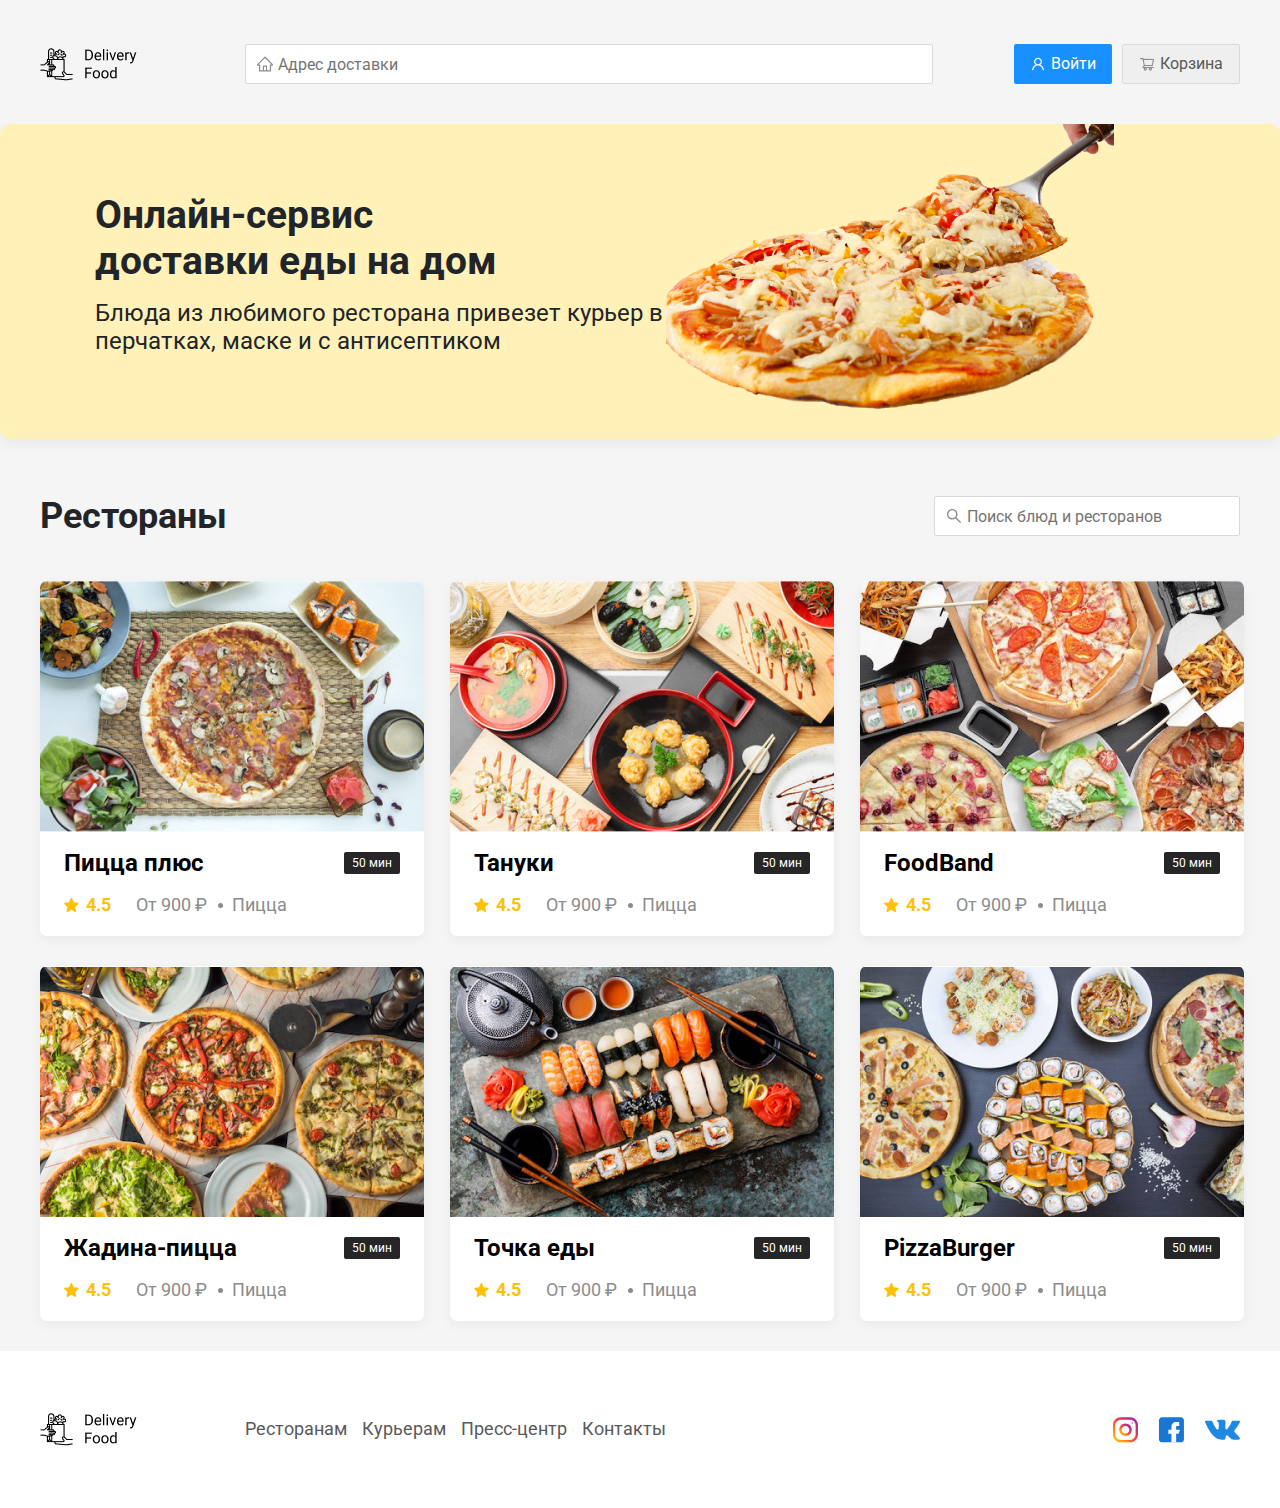
<file: index.html>
<!DOCTYPE html>
<html lang="ru">

<head>
    <meta charset="UTF-8">
    <meta name="viewport" content="width=device-width, initial-scale=1.0">
    <meta http-equiv="X-UA-Compatible" content="ie=edge">
    <title>Delivery Food - доставка еды на дом</title>
    <link href="https://fonts.googleapis.com/css2?family=Roboto:wght@400;700&display=swap" rel="stylesheet">
    <link rel="stylesheet" href="css/libs.min.css">
    <link rel="stylesheet" href="css/style.min.css">
</head>

<body>
    <div class="wrapper">
        <div class="content">
            <header class="header" id="header">
                <div class="container">
                    <span class="header__menu-btn icon-window-maximize"></span>
                    <div class="row header-inner">
                        <div class="header-logo col-xl-2">
                            <a href="#" class="header__logo">
                                <img src="image/header/logo.png" alt="Delivery Food">
                            </a>
                        </div>
                        <div class="header-search col-xl-7">
                            <form action="">
                                <input type="text" placeholder="Адрес доставки">
                            </form>
                        </div>
                        <div class="header-btn col-xl-3">
                            <button class="header__btn header-btn__entry">
                                <img src="image/header/user.svg" alt="">
                                Войти
                            </button>
                            <button class="header__btn header-btn__cart">
                                <img src="image/header/shopping-cart.svg" alt="">
                                Корзина
                            </button>
                        </div>
                    </div>
                </div>
            </header>
            <section class="promo" id="promo">
                <div class="container">
                    <div class="row promo-inner">
                        <div class="col-xl-12 promo-heading">
                            <h1 class="promo__title">
                                Онлайн-сервис доставки еды на дом
                            </h1>
                            <p class="promo__text">
                                Блюда из любимого ресторана привезет курьер в перчатках, маске и с антисептиком
                            </p>
                        </div>
                    </div>
                </div>
            </section>
            <section class="restaurants" id="restaurants">
                <div class="container">
                    <div class="row restaurants__row-title">
                        <div class="col-xl-12 restaurants-heading">
                            <h2 class="restaurants__title">
                                Рестораны
                            </h2>
                            <form action="" class="restaurants__search">
                                <input type="text" placeholder="Поиск блюд и ресторанов">
                            </form>
                        </div>
                    </div>
                    <div class="row restaurants-box">
                        <div class="col-xl-4 restaurants-item">
                            <a href="restaurants.html" class="restaurants__item">
                                <img src="image/restaurants/item-1.jpg" alt="Ресторан Пицца плюс">
                                <div class="restaurants__item-content">
                                    <div class="restaurants-content__heading">
                                        <h3 class="restaurants__heading-title">Пицца плюс</h3>
                                        <div class="restaurants__heading-timer">50 мин</div>
                                    </div>
                                    <div class="restaurants-content__info">
                                        <div class="restaurants__info-rating">
                                            <img src="image/restaurants/star.svg" alt="Рейтинг">
                                            4.5
                                        </div>
                                        <div class="restaurants__info-summ">От 900 ₽</div>
                                        <div class="restaurants__info-tags">Пицца</div>
                                    </div>
                                </div>
                            </a>
                        </div>
                        <div class="col-xl-4 restaurants-item">
                            <a href="restaurants.html" class="restaurants__item">
                                <img src="image/restaurants/item-2.jpg" alt="Ресторан Тануки">
                                <div class="restaurants__item-content">
                                    <div class="restaurants-content__heading">
                                        <h3 class="restaurants__heading-title">Тануки</h3>
                                        <div class="restaurants__heading-timer">50 мин</div>
                                    </div>
                                    <div class="restaurants-content__info">
                                        <div class="restaurants__info-rating">
                                            <img src="image/restaurants/star.svg" alt="Рейтинг">
                                            4.5
                                        </div>
                                        <div class="restaurants__info-summ">От 900 ₽</div>
                                        <div class="restaurants__info-tags">Пицца</div>
                                    </div>
                                </div>
                            </a>
                        </div>
                        <div class="col-xl-4 restaurants-item">
                            <a href="restaurants.html" class="restaurants__item">
                                <img src="image/restaurants/item-3.jpg" alt="Ресторан FoodBand">
                                <div class="restaurants__item-content">
                                    <div class="restaurants-content__heading">
                                        <h3 class="restaurants__heading-title">FoodBand</h3>
                                        <div class="restaurants__heading-timer">50 мин</div>
                                    </div>
                                    <div class="restaurants-content__info">
                                        <div class="restaurants__info-rating">
                                            <img src="image/restaurants/star.svg" alt="Рейтинг">
                                            4.5
                                        </div>
                                        <div class="restaurants__info-summ">От 900 ₽</div>
                                        <div class="restaurants__info-tags">Пицца</div>
                                    </div>
                                </div>
                            </a>
                        </div>
                        <div class="col-xl-4 restaurants-item">
                            <a href="restaurants.html" class="restaurants__item">
                                <img src="image/restaurants/item-4.jpg" alt="Ресторан Жадина-пицца">
                                <div class="restaurants__item-content">
                                    <div class="restaurants-content__heading">
                                        <h3 class="restaurants__heading-title">Жадина-пицца</h3>
                                        <div class="restaurants__heading-timer">50 мин</div>
                                    </div>
                                    <div class="restaurants-content__info">
                                        <div class="restaurants__info-rating">
                                            <img src="image/restaurants/star.svg" alt="Рейтинг">
                                            4.5
                                        </div>
                                        <div class="restaurants__info-summ">От 900 ₽</div>
                                        <div class="restaurants__info-tags">Пицца</div>
                                    </div>
                                </div>
                            </a>
                        </div>
                        <div class="col-xl-4 restaurants-item">
                            <a href="restaurants.html" class="restaurants__item">
                                <img src="image/restaurants/item-5.jpg" alt="Ресторан Точка еды">
                                <div class="restaurants__item-content">
                                    <div class="restaurants-content__heading">
                                        <h3 class="restaurants__heading-title">Точка еды</h3>
                                        <div class="restaurants__heading-timer">50 мин</div>
                                    </div>
                                    <div class="restaurants-content__info">
                                        <div class="restaurants__info-rating">
                                            <img src="image/restaurants/star.svg" alt="Рейтинг">
                                            4.5
                                        </div>
                                        <div class="restaurants__info-summ">От 900 ₽</div>
                                        <div class="restaurants__info-tags">Пицца</div>
                                    </div>
                                </div>
                            </a>
                        </div>
                        <div class="col-xl-4 restaurants-item">
                            <a href="restaurants.html" class="restaurants__item">
                                <img src="image/restaurants/item-6.jpg" alt="Ресторан PizzaBurger">
                                <div class="restaurants__item-content">
                                    <div class="restaurants-content__heading">
                                        <h3 class="restaurants__heading-title">PizzaBurger</h3>
                                        <div class="restaurants__heading-timer">50 мин</div>
                                    </div>
                                    <div class="restaurants-content__info">
                                        <div class="restaurants__info-rating">
                                            <img src="image/restaurants/star.svg" alt="Рейтинг">
                                            4.5
                                        </div>
                                        <div class="restaurants__info-summ">От 900 ₽</div>
                                        <div class="restaurants__info-tags">Пицца</div>
                                    </div>
                                </div>
                            </a>
                        </div>
                    </div>
                </div>
            </section>
        </div>
        <footer class="footer">
            <div class="container">
                <div class="row footer-inner d-flex align-items-center justify-content-between">
                    <div class="footer-logo col-xl-2">
                        <a href="#" class="footer__logo">
                            <img src="image/footer/logo.png" alt="Delivery Food">
                        </a>
                    </div>
                    <div class="footer-link col-xl-6">
                        <ul class="d-flex">
                            <li class="footer-link__list"><a href="#">Ресторанам </a></li>
                            <li class="footer-link__list"><a href="#">Курьерам</a></li>
                            <li class="footer-link__list"><a href="#">Пресс-центр</a></li>
                            <li class="footer-link__list"><a href="#">Контакты</a></li>
                        </ul>
                    </div>
                    <div class="footer-social col-xl-2">
                        <a href="#"><img src="image/footer/insta.svg" alt="Инстаграмм"></a>
                        <a href="#"><img src="image/footer/fb.svg" alt="Фейсбук"></a>
                        <a href="#"><img src="image/footer/vk.svg" alt="Вконтакте"></a>
                    </div>
                </div>
            </div>
        </footer>
    </div>


    <script src="https://ajax.googleapis.com/ajax/libs/jquery/3.4.1/jquery.min.js"></script>
    <script src="js/libs.min.js"></script>
    <script src="js/main.min.js"></script>
</body>

</html>
</file>
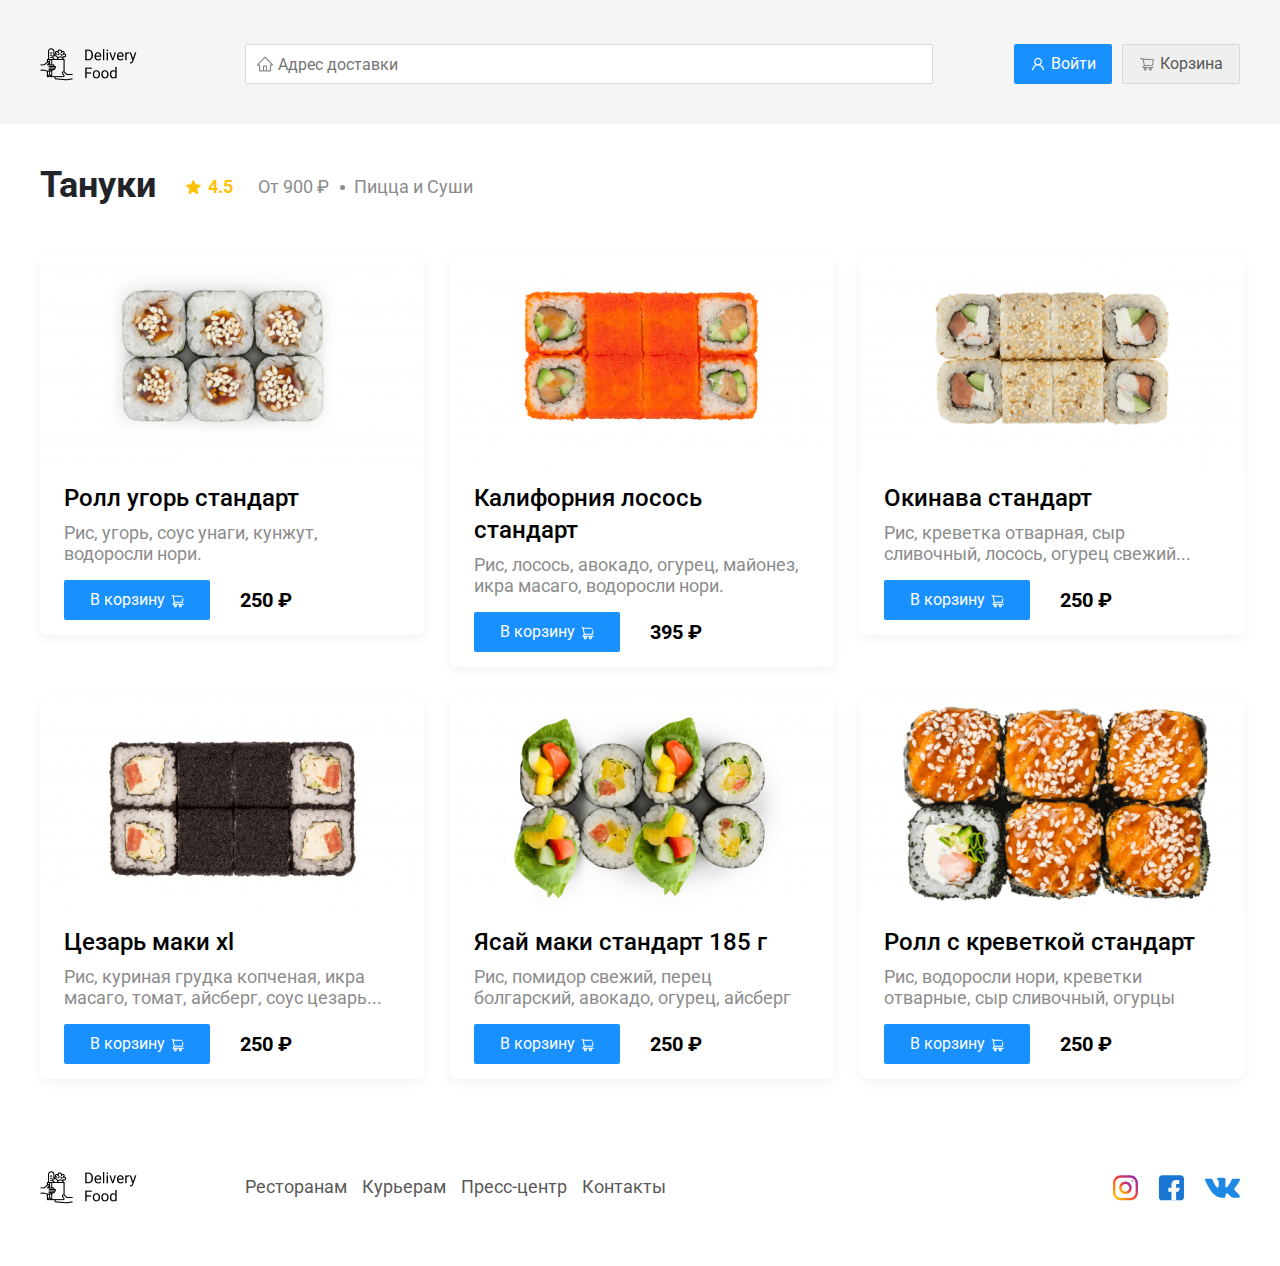
<file: restaurants.html>
<!DOCTYPE html>
<html lang="ru">

<head>
    <meta charset="UTF-8">
    <meta name="viewport" content="width=device-width, initial-scale=1.0">
    <meta http-equiv="X-UA-Compatible" content="ie=edge">
    <title>Delivery Food - доставка еды на дом</title>
    <link href="https://fonts.googleapis.com/css2?family=Roboto:wght@400;700&display=swap" rel="stylesheet">
    <link rel="stylesheet" href="css/libs.min.css">
    <link rel="stylesheet" href="css/style.min.css">
</head>

<body class="body">
    <div class="wrapper">
        <div class="content">
            <header class="header header-rest" id="header">
                <div class="container">
                    <span class="header__menu-btn icon-window-maximize"></span>
                    <div class="row header-inner">
                        <div class="header-logo col-xl-2">
                            <a href="#" class="header__logo">
                                <img src="image/header/logo.png" alt="Delivery Food">
                            </a>
                        </div>
                        <div class="header-search col-xl-7">
                            <form action="">
                                <input type="text" placeholder="Адрес доставки">
                            </form>
                        </div>
                        <div class="header-btn col-xl-3">
                            <button class="header__btn header-btn__entry">
                                <img src="image/header/user.svg" alt="">
                                Войти
                            </button>
                            <button class="header__btn header-btn__cart">
                                <img src="image/header/shopping-cart.svg" alt="">
                                Корзина
                            </button>
                        </div>
                    </div>
                </div>
            </header>
            <section class="restaurant">
                <div class="container">
                    <div class="row restaurant__row-title">
                        <div class="col-xl-12 restaurant-heading d-flex align-items-center">
                            <h3 class="restaurant__title">
                                Тануки
                            </h3>
                            <div class="restaurant-content__info d-flex justify-content-between align-items-center">
                                <div class="restaurant__info-rating">
                                    <img src="image/restaurants/star.svg" alt="Рейтинг">
                                    4.5
                                </div>
                                <div class="restaurant__info-summ">От 900 ₽</div>
                                <div class="restaurant__info-tags">Пицца и Суши</div>
                            </div>
                        </div>
                    </div>
                    <div class="row restaurant-box d-flex justify-content-between">
                        <div class="col-xl-4 restaurant-item">
                            <a href="#" class="restaurant__item">
                                <img class="restaurant__item-img" src="image/newPage/item-1.png" alt="Ролл угорь стандарт">
                                <div class="restaurant__item-content">
                                    <h4 class="restaurant-product__name">
                                        Ролл угорь стандарт
                                    </h4>
                                    <p class="restaurant-product__desc">
                                        Рис, угорь, соус унаги, кунжут, водоросли нори.
                                    </p>
                                    <div class="restaurant-product-info d-flex align-items-center">
                                        <button>
                                            В корзину
                                            <img src="image/newPage/cart.svg" alt="">
                                        </button>
                                        <span>250 ₽</span>
                                    </div>
                                </div>
                            </a>
                        </div>
                        <div class="col-xl-4 restaurant-item">
                            <a href="#" class="restaurant__item">
                                <img class="restaurant__item-img" src="image/newPage/item-2.png" alt="Калифорния лосось стандарт">
                                <div class="restaurant__item-content">
                                    <h4 class="restaurant-product__name">
                                        Калифорния лосось стандарт
                                    </h4>
                                    <p class="restaurant-product__desc">
                                        Рис, лосось, авокадо, огурец, майонез, икра масаго, водоросли нори.
                                    </p>
                                    <div class="restaurant-product-info d-flex align-items-center">
                                        <button>
                                            В корзину
                                            <img src="image/newPage/cart.svg" alt="">
                                        </button>
                                        <span>395 ₽</span>
                                    </div>
                                </div>
                            </a>
                        </div>
                        <div class="col-xl-4 restaurant-item">
                            <a href="#" class="restaurant__item">
                                <img class="restaurant__item-img" src="image/newPage/item-3.png" alt="Окинава стандарт">
                                <div class="restaurant__item-content">
                                    <h4 class="restaurant-product__name">
                                        Окинава стандарт
                                    </h4>
                                    <p class="restaurant-product__desc">
                                        Рис, креветка отварная, сыр сливочный, лосось, огурец свежий...
                                    </p>
                                    <div class="restaurant-product-info d-flex align-items-center">
                                        <button>
                                            В корзину
                                            <img src="image/newPage/cart.svg" alt="">
                                        </button>
                                        <span>250 ₽</span>
                                    </div>
                                </div>
                            </a>
                        </div>
                        <div class="col-xl-4 restaurant-item">
                            <a href="#" class="restaurant__item">
                                <img class="restaurant__item-img" src="image/newPage/item-4.png" alt="Цезарь маки хl">
                                <div class="restaurant__item-content">
                                    <h4 class="restaurant-product__name">
                                        Цезарь маки хl
                                    </h4>
                                    <p class="restaurant-product__desc">
                                        Рис, куриная грудка копченая, икра масаго, томат, айсберг, соус цезарь...
                                    </p>
                                    <div class="restaurant-product-info d-flex align-items-center">
                                        <button>
                                            В корзину
                                            <img src="image/newPage/cart.svg" alt="">
                                        </button>
                                        <span>250 ₽</span>
                                    </div>
                                </div>
                            </a>
                        </div>
                        <div class="col-xl-4 restaurant-item">
                            <a href="#" class="restaurant__item">
                                <img class="restaurant__item-img" src="image/newPage/item-5.png" alt="Ясай маки стандарт 185 г">
                                <div class="restaurant__item-content">
                                    <h4 class="restaurant-product__name">
                                        Ясай маки стандарт 185 г
                                    </h4>
                                    <p class="restaurant-product__desc">
                                        Рис, помидор свежий, перец болгарский, авокадо, огурец, айсберг
                                    </p>
                                    <div class="restaurant-product-info d-flex align-items-center">
                                        <button>
                                            В корзину
                                            <img src="image/newPage/cart.svg" alt="">
                                        </button>
                                        <span>250 ₽</span>
                                    </div>
                                </div>
                            </a>
                        </div>
                        <div class="col-xl-4 restaurant-item">
                            <a href="#" class="restaurant__item">
                                <img class="restaurant__item-img" src="image/newPage/item-6.png" alt="Ролл с креветкой стандарт">
                                <div class="restaurant__item-content">
                                    <h4 class="restaurant-product__name">
                                        Ролл с креветкой стандарт
                                    </h4>
                                    <p class="restaurant-product__desc">
                                        Рис, водоросли нори, креветки отварные, сыр сливочный, огурцы
                                    </p>
                                    <div class="restaurant-product-info d-flex align-items-center">
                                        <button>
                                            В корзину
                                            <img src="image/newPage/cart.svg" alt="">
                                        </button>
                                        <span>250 ₽</span>
                                    </div>
                                </div>
                            </a>
                        </div>
                    </div>
            </section>
        </div>
    </div>
    <footer class="footer">
        <div class="container">
            <div class="row footer-inner d-flex align-items-center justify-content-between">
                <div class="footer-logo col-xl-2">
                    <a href="#" class="footer__logo">
                        <img src="image/footer/logo.png" alt="Delivery Food">
                    </a>
                </div>
                <div class="footer-link col-xl-6">
                    <ul class="d-flex">
                        <li class="footer-link__list"><a href="#">Ресторанам </a></li>
                        <li class="footer-link__list"><a href="#">Курьерам</a></li>
                        <li class="footer-link__list"><a href="#">Пресс-центр</a></li>
                        <li class="footer-link__list"><a href="#">Контакты</a></li>
                    </ul>
                </div>
                <div class="footer-social col-xl-2">
                    <a href="#"><img src="image/footer/insta.svg" alt="Инстаграмм"></a>
                    <a href="#"><img src="image/footer/fb.svg" alt="Фейсбук"></a>
                    <a href="#"><img src="image/footer/vk.svg" alt="Вконтакте"></a>
                </div>
            </div>
        </div>
    </footer>
    </div>


    <script src="https://ajax.googleapis.com/ajax/libs/jquery/3.4.1/jquery.min.js"></script>
    <script src="js/libs.min.js"></script>
    <script src="js/main.min.js"></script>
</body>

</html>
</file>
<file: css/libs.min.css>
.irs,.slick-slider{-khtml-user-select:none;-webkit-touch-callout:none;-moz-user-select:none;-ms-user-select:none}.fancybox-container,.fancybox-thumbs,.fancybox-thumbs__list a,.mfp-arrow,.slick-slider,html{-webkit-tap-highlight-color:transparent}.slick-list,.slick-slider,.slick-track{position:relative;display:block}.fancybox-container,.mfp-wrap{-webkit-backface-visibility:hidden}.mfp-arrow:after,.mfp-arrow:before,.mfp-container:before,.mfp-figure:after,.slick-track:after,.slick-track:before{content:''}.btn,.btn-group,.btn-group-vertical,.custom-select,.fancybox-content,.fancybox-share__button svg,.fancybox-slide::before,.jq-number,.jq-selectbox,.mfp-container:before,.mfp-content,.navbar-toggler-icon,img,svg{vertical-align:middle}.slick-slider{box-sizing:border-box;-webkit-user-select:none;user-select:none;-ms-touch-action:pan-y;touch-action:pan-y}.slick-list{overflow:hidden;margin:0;padding:0}.slick-list:focus{outline:0}.slick-list.dragging{cursor:pointer;cursor:hand}.slick-slider .slick-list,.slick-slider .slick-track{-webkit-transform:translate3d(0,0,0);-moz-transform:translate3d(0,0,0);-ms-transform:translate3d(0,0,0);-o-transform:translate3d(0,0,0);transform:translate3d(0,0,0)}.slick-track{top:0;left:0;margin-left:auto;margin-right:auto}.mfp-bg,.mfp-wrap{position:fixed;top:0;width:100%;left:0}.slick-track:after,.slick-track:before{display:table}.slick-track:after{clear:both}.slick-loading .slick-track{visibility:hidden}.slick-slide{display:none;float:left;height:100%;min-height:1px}.close,[dir=rtl] .slick-slide{float:right}.slick-slide img{display:block}.slick-slide.slick-loading img{display:none}.slick-slide.dragging img{pointer-events:none}.slick-initialized .slick-slide{display:block}.slick-loading .slick-slide{visibility:hidden}.slick-vertical .slick-slide{display:block;height:auto;border:1px solid transparent}.slick-arrow.slick-hidden{display:none}.mfp-bg{height:100%;z-index:1042;overflow:hidden;background:#0b0b0b;opacity:.8}.mfp-wrap{height:100%;z-index:1043;outline:0!important}.mfp-container{text-align:center;position:absolute;width:100%;height:100%;left:0;top:0;padding:0 8px;box-sizing:border-box}.mfp-container:before{display:inline-block;height:100%}.mfp-align-top .mfp-container:before{display:none}.mfp-content{position:relative;display:inline-block;margin:0 auto;text-align:left;z-index:1045}.mfp-ajax-holder .mfp-content,.mfp-inline-holder .mfp-content{width:100%;cursor:auto}.mfp-ajax-cur{cursor:progress}.mfp-zoom-out-cur,.mfp-zoom-out-cur .mfp-image-holder .mfp-close{cursor:-moz-zoom-out;cursor:-webkit-zoom-out;cursor:zoom-out}.mfp-zoom{cursor:pointer;cursor:-webkit-zoom-in;cursor:-moz-zoom-in;cursor:zoom-in}.mfp-auto-cursor .mfp-content{cursor:auto}.mfp-arrow,.mfp-close,.mfp-counter,.mfp-preloader{-webkit-user-select:none;-moz-user-select:none;user-select:none}.mfp-loading.mfp-figure{display:none}.mfp-hide,[hidden]{display:none!important}.mfp-preloader{color:#CCC;position:absolute;top:50%;width:auto;text-align:center;margin-top:-.8em;left:8px;right:8px;z-index:1044}.mfp-preloader a{color:#CCC}.mfp-close,.mfp-preloader a:hover{color:#FFF}.mfp-s-error .mfp-content,.mfp-s-ready .mfp-preloader{display:none}button.mfp-arrow,button.mfp-close{overflow:visible;cursor:pointer;background:0 0;border:0;-webkit-appearance:none;display:block;outline:0;padding:0;z-index:1046;box-shadow:none;touch-action:manipulation}.mfp-figure:after,.mfp-iframe-scaler iframe{box-shadow:0 0 8px rgba(0,0,0,.6);position:absolute}button::-moz-focus-inner{padding:0;border:0}.mfp-close{width:44px;height:44px;line-height:44px;position:absolute;right:0;top:0;text-decoration:none;text-align:center;opacity:.65;padding:0 0 18px 10px;font-style:normal;font-size:28px;font-family:Arial,Baskerville,monospace}.mfp-close:focus,.mfp-close:hover{opacity:1}.mfp-close:active{top:1px}.mfp-close-btn-in .mfp-close{color:#333}.mfp-iframe-holder .mfp-close,.mfp-image-holder .mfp-close{color:#FFF;right:-6px;text-align:right;padding-right:6px;width:100%}.mfp-counter{position:absolute;top:0;right:0;color:#CCC;font-size:12px;line-height:18px;white-space:nowrap}.mfp-arrow{position:absolute;opacity:.65;margin:-55px 0 0;top:50%;padding:0;width:90px;height:110px}.mfp-arrow:active{margin-top:-54px}.mfp-arrow:focus,.mfp-arrow:hover{opacity:1}.mfp-arrow:after,.mfp-arrow:before{display:block;width:0;height:0;position:absolute;left:0;top:0;margin-top:35px;margin-left:35px;border:inset transparent}.mfp-arrow:after{border-top-width:13px;border-bottom-width:13px;top:8px}.mfp-arrow:before{border-top-width:21px;border-bottom-width:21px;opacity:.7}.mfp-arrow-left{left:0}.mfp-arrow-left:after{border-right:17px solid #FFF;margin-left:31px}.mfp-arrow-left:before{margin-left:25px;border-right:27px solid #3F3F3F}.mfp-arrow-right{right:0}.mfp-arrow-right:after{border-left:17px solid #FFF;margin-left:39px}.mfp-arrow-right:before{border-left:27px solid #3F3F3F}.mfp-iframe-holder{padding-top:40px;padding-bottom:40px}.mfp-iframe-holder .mfp-content{line-height:0;width:100%;max-width:900px}.mfp-iframe-holder .mfp-close{top:-40px}.mfp-iframe-scaler{width:100%;height:0;overflow:hidden;padding-top:56.25%}.mfp-iframe-scaler iframe{display:block;top:0;left:0;width:100%;height:100%;background:#000}.mfp-figure:after,img.mfp-img{width:auto;height:auto;display:block}img.mfp-img{max-width:100%;line-height:0;box-sizing:border-box;padding:40px 0;margin:0 auto}.mfp-figure{line-height:0}.mfp-figure:after{left:0;top:40px;bottom:40px;right:0;z-index:-1;background:#444}.mfp-figure small{color:#BDBDBD;display:block;font-size:12px;line-height:14px}.mfp-figure figure{margin:0}.mfp-bottom-bar{margin-top:-36px;position:absolute;top:100%;left:0;width:100%;cursor:auto}.mfp-title{text-align:left;line-height:18px;color:#F3F3F3;word-wrap:break-word;padding-right:36px}.mfp-image-holder .mfp-content{max-width:100%}.mfp-gallery .mfp-image-holder .mfp-figure{cursor:pointer}@media screen and (max-width:800px) and (orientation:landscape),screen and (max-height:300px){.mfp-img-mobile .mfp-image-holder{padding-left:0;padding-right:0}.mfp-img-mobile img.mfp-img{padding:0}.mfp-img-mobile .mfp-figure:after{top:0;bottom:0}.mfp-img-mobile .mfp-figure small{display:inline;margin-left:5px}.mfp-img-mobile .mfp-bottom-bar{background:rgba(0,0,0,.6);bottom:0;margin:0;top:auto;padding:3px 5px;position:fixed;box-sizing:border-box}.mfp-img-mobile .mfp-bottom-bar:empty{padding:0}.mfp-img-mobile .mfp-counter{right:5px;top:3px}.mfp-img-mobile .mfp-close{top:0;right:0;width:35px;height:35px;line-height:35px;background:rgba(0,0,0,.6);position:fixed;text-align:center;padding:0}}@media all and (max-width:900px){.mfp-arrow{-webkit-transform:scale(.75);transform:scale(.75)}.mfp-arrow-left{-webkit-transform-origin:0;transform-origin:0}.mfp-arrow-right{-webkit-transform-origin:100%;transform-origin:100%}.mfp-container{padding-left:6px;padding-right:6px}}/*! normalize.css v8.0.1 | MIT License | github.com/necolas/normalize.css */body,button,input,optgroup,select,textarea{margin:0}details,main{display:block}h1{margin:.67em 0}[type=button],[type=reset],[type=submit],button{-webkit-appearance:button}[type=button]::-moz-focus-inner,[type=reset]::-moz-focus-inner,[type=submit]::-moz-focus-inner,button::-moz-focus-inner{border-style:none;padding:0}[type=button]:-moz-focusring,[type=reset]:-moz-focusring,[type=submit]:-moz-focusring,button:-moz-focusring{outline:ButtonText dotted 1px}legend{box-sizing:border-box}[type=checkbox],[type=radio]{box-sizing:border-box;padding:0}[type=number]::-webkit-inner-spin-button,[type=number]::-webkit-outer-spin-button{height:auto}[type=search]{-webkit-appearance:textfield;outline-offset:-2px}.irs-hidden-input,.irs-line,[tabindex="-1"]:focus:not(:focus-visible){outline:0!important}[type=search]::-webkit-search-decoration{-webkit-appearance:none}::-webkit-file-upload-button{font:inherit}summary{display:list-item}.jq-ry-container{position:relative;padding:0 5px;line-height:0;display:block;cursor:pointer;-webkit-box-sizing:content-box;-moz-box-sizing:content-box;box-sizing:content-box;direction:ltr}.jq-ry-container[readonly=readonly]{cursor:default}.jq-ry-container>.jq-ry-group-wrapper{position:relative;width:100%}.jq-ry-container>.jq-ry-group-wrapper>.jq-ry-group{position:relative;line-height:0;z-index:10;white-space:nowrap}.jq-ry-container>.jq-ry-group-wrapper>.jq-ry-group>svg{display:inline-block}.irs,.irs-bar,.irs-line{display:block}.jq-ry-container>.jq-ry-group-wrapper>.jq-ry-group.jq-ry-normal-group{width:100%}.jq-ry-container>.jq-ry-group-wrapper>.jq-ry-group.jq-ry-rated-group{width:0;z-index:11;position:absolute;top:0;left:0;overflow:hidden}.fancybox-content,.irs,.irs-line{position:relative}.irs{-webkit-user-select:none;user-select:none;font-size:12px;font-family:Arial,sans-serif}.irs-line{overflow:hidden}.irs-bar,.irs-shadow{position:absolute;width:0;left:0}.irs-shadow{display:none}.irs-from,.irs-handle,.irs-max,.irs-min,.irs-single,.irs-to{display:block;position:absolute;cursor:default}.irs-handle{box-sizing:border-box;z-index:1}.irs-handle.type_last{z-index:2}.irs-min{left:0}.irs-max{right:0}.irs-from,.irs-single,.irs-to{top:0;left:0;white-space:nowrap}.irs-grid{position:absolute;display:none;bottom:0;left:0;width:100%;height:20px}.irs-with-grid .irs-grid{display:block}.irs-grid-pol{position:absolute;top:0;left:0;width:1px;height:8px;background:#000}.irs-grid-pol.small{height:4px}.irs-grid-text{position:absolute;bottom:0;left:0;white-space:nowrap;text-align:center;font-size:9px;line-height:9px;padding:0 3px;color:#000}.irs-disable-mask{position:absolute;display:block;top:0;left:-1%;width:102%;height:100%;cursor:default;background:rgba(0,0,0,0);z-index:2}.lt-ie9 .irs-disable-mask{background:#000;filter:alpha(opacity=0);cursor:not-allowed}.irs-disabled{opacity:.4}.irs-hidden-input{position:absolute!important;display:block!important;top:0!important;left:0!important;width:0!important;height:0!important;font-size:0!important;line-height:0!important;padding:0!important;margin:0!important;overflow:hidden;z-index:-9999!important;background:0 0!important;border-style:solid!important;border-color:transparent!important}.irs--flat{height:40px}.irs--flat.irs-with-grid{height:60px}.irs--flat .irs-line{top:25px;height:12px;background-color:#e1e4e9;border-radius:4px}.irs--flat .irs-bar{top:25px;height:12px;background-color:#ed5565}.irs--flat .irs-bar--single{border-radius:4px 0 0 4px}.irs--flat .irs-shadow{height:1px;bottom:16px;background-color:#e1e4e9}.irs--flat .irs-handle{top:22px;width:16px;height:18px;background-color:transparent}.irs--flat .irs-handle>i:first-child{position:absolute;display:block;top:0;left:50%;width:2px;height:100%;margin-left:-1px;background-color:#da4453}.irs--flat .irs-handle.state_hover>i:first-child,.irs--flat .irs-handle:hover>i:first-child{background-color:#a43540}.irs--flat .irs-max,.irs--flat .irs-min{top:0;padding:1px 3px;color:#999;font-size:10px;line-height:1.333;text-shadow:none;background-color:#e1e4e9;border-radius:4px}.irs--flat .irs-from,.irs--flat .irs-single,.irs--flat .irs-to{color:#fff;font-size:10px;line-height:1.333;text-shadow:none;padding:1px 5px;background-color:#ed5565;border-radius:4px}.irs--flat .irs-from:before,.irs--flat .irs-single:before,.irs--flat .irs-to:before{position:absolute;display:block;content:"";bottom:-6px;left:50%;width:0;height:0;margin-left:-3px;overflow:hidden;border:3px solid transparent;border-top-color:#ed5565}.irs--big,.irs--modern,.irs--modern.irs-with-grid{height:55px}.irs--flat .irs-grid-pol{background-color:#e1e4e9}.irs--flat .irs-grid-text{color:#999}.irs--big.irs-with-grid{height:70px}.irs--big .irs-line{top:33px;height:12px;background-color:#fff;background:linear-gradient(to bottom,#ddd -50%,#fff 150%);border:1px solid #ccc;border-radius:12px}.irs--big .irs-bar{top:33px;height:12px;background-color:#92bce0;border:1px solid #428bca;background:linear-gradient(to bottom,#fff 0,#428bca 30%,#b9d4ec 100%);box-shadow:inset 0 0 1px 1px rgba(255,255,255,.5)}.irs--big .irs-bar--single{border-radius:12px 0 0 12px}.irs--big .irs-shadow{height:1px;bottom:16px;background-color:rgba(66,139,202,.5)}.irs--big .irs-handle{top:25px;width:30px;height:30px;border:1px solid rgba(0,0,0,.3);background-color:#cbcfd5;background:linear-gradient(to bottom,#fff 0,#B4B9BE 30%,#fff 100%);box-shadow:1px 1px 2px rgba(0,0,0,.2),inset 0 0 3px 1px #fff;border-radius:30px}.irs--big .irs-handle.state_hover,.irs--big .irs-handle:hover{border-color:rgba(0,0,0,.45);background-color:#939ba7;background:linear-gradient(to bottom,#fff 0,#919BA5 30%,#fff 100%)}.irs--big .irs-max,.irs--big .irs-min{top:0;padding:1px 5px;color:#fff;text-shadow:none;background-color:#9f9f9f;border-radius:3px}.irs--big .irs-from,.irs--big .irs-single,.irs--big .irs-to{color:#fff;text-shadow:none;padding:1px 5px;background-color:#428bca;background:linear-gradient(to bottom,#428bca 0,#3071a9 100%);border-radius:3px}.irs--big .irs-grid-pol{background-color:#428bca}.irs--big .irs-grid-text{color:#428bca}.irs--modern .irs-line{top:25px;height:5px;background-color:#d1d6e0;background:linear-gradient(to bottom,#e0e4ea 0,#d1d6e0 100%);border:1px solid #a3adc1;border-bottom-width:0;border-radius:5px}.irs--modern .irs-bar{top:25px;height:5px;background:#20b426;background:linear-gradient(to bottom,#20b426 0,#18891d 100%)}.irs--modern .irs-bar--single{border-radius:5px 0 0 5px}.irs--modern .irs-shadow{height:1px;bottom:21px;background-color:rgba(209,214,224,.5)}.irs--modern .irs-handle{top:37px;width:12px;height:13px;border:1px solid #a3adc1;border-top-width:0;box-shadow:1px 1px 1px rgba(0,0,0,.1);border-radius:0 0 3px 3px}.irs--modern .irs-handle>i:nth-child(1){position:absolute;display:block;top:-4px;left:1px;width:6px;height:6px;border:1px solid #a3adc1;background:#fff;transform:rotate(45deg)}.irs--modern .irs-handle>i:nth-child(2){position:absolute;display:block;box-sizing:border-box;top:0;left:0;width:10px;height:12px;background:#e9e6e6;background:linear-gradient(to bottom,#fff 0,#e9e6e6 100%);border-radius:0 0 3px 3px}.irs--modern .irs-handle>i:nth-child(3){position:absolute;display:block;box-sizing:border-box;top:3px;left:3px;width:4px;height:5px;border-left:1px solid #a3adc1;border-right:1px solid #a3adc1}.irs--modern .irs-handle.state_hover,.irs--modern .irs-handle:hover{border-color:#7685a2;background:#c3c7cd;background:linear-gradient(to bottom,#fff 0,#919ba5 30%,#fff 100%)}.irs--modern .irs-handle.state_hover>i:nth-child(1),.irs--modern .irs-handle:hover>i:nth-child(1){border-color:#7685a2}.irs--modern .irs-handle.state_hover>i:nth-child(3),.irs--modern .irs-handle:hover>i:nth-child(3){border-color:#48536a}.irs--modern .irs-max,.irs--modern .irs-min{top:0;font-size:10px;line-height:1.333;text-shadow:none;padding:1px 5px;color:#fff;background-color:#d1d6e0;border-radius:5px}.irs--modern .irs-from,.irs--modern .irs-single,.irs--modern .irs-to{font-size:10px;line-height:1.333;text-shadow:none;padding:1px 5px;background-color:#20b426;color:#fff;border-radius:5px}.irs--modern .irs-from:before,.irs--modern .irs-single:before,.irs--modern .irs-to:before{position:absolute;display:block;content:"";bottom:-6px;left:50%;width:0;height:0;margin-left:-3px;overflow:hidden;border:3px solid transparent;border-top-color:#20b426}.irs--modern .irs-grid{height:25px}.irs--modern .irs-grid-pol{background-color:#dedede}.irs--modern .irs-grid-text{color:silver;font-size:13px}.irs--sharp{height:50px;font-size:12px;line-height:1}.irs--sharp.irs-with-grid{height:57px}.irs--sharp .irs-line{top:30px;height:2px;background-color:#000;border-radius:2px}.irs--sharp .irs-bar{top:30px;height:2px;background-color:#ee22fa}.irs--sharp .irs-bar--single{border-radius:2px 0 0 2px}.irs--sharp .irs-shadow{height:1px;bottom:21px;background-color:rgba(0,0,0,.5)}.irs--sharp .irs-handle{top:25px;width:10px;height:10px;background-color:#a804b2}.dropdown-menu,.invalid-tooltip,.valid-tooltip{top:100%;position:absolute}.irs--sharp .irs-handle>i:first-child{position:absolute;display:block;top:100%;left:0;width:0;height:0;border:5px solid transparent;border-top-color:#a804b2}.irs--sharp .irs-handle.state_hover,.irs--sharp .irs-handle:hover{background-color:#000}.irs--sharp .irs-handle.state_hover>i:first-child,.irs--sharp .irs-handle:hover>i:first-child{border-top-color:#000}.irs--sharp .irs-max,.irs--sharp .irs-min{color:#fff;font-size:14px;line-height:1;top:0;padding:3px 4px;opacity:.4;background-color:#a804b2;border-radius:2px}.irs--sharp .irs-from,.irs--sharp .irs-single,.irs--sharp .irs-to{font-size:14px;line-height:1;text-shadow:none;padding:3px 4px;background-color:#a804b2;color:#fff;border-radius:2px}.irs--sharp .irs-from:before,.irs--sharp .irs-single:before,.irs--sharp .irs-to:before{position:absolute;display:block;content:"";bottom:-6px;left:50%;width:0;height:0;margin-left:-3px;overflow:hidden;border:3px solid transparent;border-top-color:#a804b2}.irs--sharp .irs-grid{height:25px}.irs--sharp .irs-grid-pol{background-color:#dedede}.irs--sharp .irs-grid-text{color:silver;font-size:13px}.irs--round{height:50px}.irs--round.irs-with-grid{height:65px}.irs--round .irs-line{top:36px;height:4px;background-color:#dee4ec;border-radius:4px}.irs--round .irs-bar{top:36px;height:4px;background-color:#006cfa}.irs--round .irs-bar--single{border-radius:4px 0 0 4px}.irs--round .irs-shadow{height:4px;bottom:21px;background-color:rgba(222,228,236,.5)}.irs--round .irs-handle{top:26px;width:24px;height:24px;border:4px solid #006cfa;background-color:#fff;border-radius:24px;box-shadow:0 1px 3px rgba(0,0,255,.3)}.irs--round .irs-handle.state_hover,.irs--round .irs-handle:hover{background-color:#f0f6ff}.irs--round .irs-max,.irs--round .irs-min{color:#333;font-size:14px;line-height:1;top:0;padding:3px 5px;background-color:rgba(0,0,0,.1);border-radius:4px}.irs--round .irs-from,.irs--round .irs-single,.irs--round .irs-to{font-size:14px;line-height:1;text-shadow:none;padding:3px 5px;background-color:#006cfa;color:#fff;border-radius:4px}.irs--round .irs-grid-pol,.irs--square .irs-line{background-color:#dedede}.irs--round .irs-from:before,.irs--round .irs-single:before,.irs--round .irs-to:before{position:absolute;display:block;content:"";bottom:-6px;left:50%;width:0;height:0;margin-left:-3px;overflow:hidden;border:3px solid transparent;border-top-color:#006cfa}.fancybox-slide::before,.fancybox-thumbs__list a::before,.jq-number__spin:after{content:''}.irs--round .irs-grid{height:25px}.irs--round .irs-grid-text{color:silver;font-size:13px}.irs--square{height:50px}.irs--square.irs-with-grid{height:60px}.irs--square .irs-line{top:31px;height:4px}.irs--square .irs-bar{top:31px;height:4px;background-color:#000}.irs--square .irs-shadow{height:2px;bottom:21px;background-color:#dedede}.irs--square .irs-handle{top:25px;width:16px;height:16px;border:3px solid #000;background-color:#fff;-webkit-transform:rotate(45deg);-ms-transform:rotate(45deg);transform:rotate(45deg)}.irs--square .irs-handle.state_hover,.irs--square .irs-handle:hover{background-color:#f0f6ff}.irs--square .irs-max,.irs--square .irs-min{color:#333;font-size:14px;line-height:1;top:0;padding:3px 5px;background-color:rgba(0,0,0,.1)}.irs--square .irs-from,.irs--square .irs-single,.irs--square .irs-to{font-size:14px;line-height:1;text-shadow:none;padding:3px 5px;background-color:#000;color:#fff}.irs--square .irs-grid{height:25px}.irs--square .irs-grid-pol{background-color:#dedede}.irs--square .irs-grid-text{color:silver;font-size:11px}body.compensate-for-scrollbar{overflow:hidden}.fancybox-active{height:auto}.fancybox-is-hidden{left:-9999px;margin:0;position:absolute!important;top:-9999px;visibility:hidden}.fancybox-container{height:100%;left:0;outline:0;position:fixed;top:0;-ms-touch-action:manipulation;touch-action:manipulation;transform:translateZ(0);width:100%;z-index:99992}.fancybox-container *{box-sizing:border-box}.fancybox-bg,.fancybox-inner,.fancybox-outer,.fancybox-stage{bottom:0;left:0;position:absolute;right:0;top:0}.fancybox-outer{-webkit-overflow-scrolling:touch;overflow-y:auto}.fancybox-bg{background:#1e1e1e;opacity:0;transition-duration:inherit;transition-property:opacity;transition-timing-function:cubic-bezier(.47,0,.74,.71)}.fancybox-is-open .fancybox-bg{opacity:.9;transition-timing-function:cubic-bezier(.22,.61,.36,1)}.fancybox-caption,.fancybox-infobar,.fancybox-navigation .fancybox-button,.fancybox-toolbar{direction:ltr;opacity:0;position:absolute;transition:opacity .25s ease,visibility 0s ease .25s;visibility:hidden;z-index:99997}.fancybox-show-caption .fancybox-caption,.fancybox-show-infobar .fancybox-infobar,.fancybox-show-nav .fancybox-navigation .fancybox-button,.fancybox-show-toolbar .fancybox-toolbar{opacity:1;transition:opacity .25s ease 0s,visibility 0s ease 0s;visibility:visible}.fancybox-slide,.fancybox-slide--image .fancybox-content{transition-property:transform,opacity;top:0;-webkit-backface-visibility:hidden}.fancybox-infobar{color:#ccc;font-size:13px;-webkit-font-smoothing:subpixel-antialiased;height:44px;left:0;line-height:44px;min-width:44px;mix-blend-mode:difference;padding:0 10px;pointer-events:none;top:0;-webkit-touch-callout:none;-webkit-user-select:none;-moz-user-select:none;-ms-user-select:none;user-select:none}.fancybox-toolbar{right:0;top:0}.fancybox-stage{direction:ltr;overflow:visible;transform:translateZ(0);z-index:99994}.fancybox-is-open .fancybox-stage{overflow:hidden}.fancybox-slide{display:none;height:100%;left:0;outline:0;overflow:auto;-webkit-overflow-scrolling:touch;padding:44px;position:absolute;text-align:center;white-space:normal;width:100%;z-index:99994}.fancybox-slide::before{display:inline-block;font-size:0;height:100%;width:0}.fancybox-is-sliding .fancybox-slide,.fancybox-slide--current,.fancybox-slide--next,.fancybox-slide--previous{display:block}.fancybox-slide--image{overflow:hidden;padding:44px 0}.fancybox-slide--image::before{display:none}.fancybox-slide--html{padding:6px}.fancybox-content{background:#fff;display:inline-block;margin:0;max-width:100%;overflow:auto;-webkit-overflow-scrolling:touch;padding:44px;text-align:left}.badge,.btn,.fancybox-caption,.fancybox-share,.input-group-text,.nav-fill .nav-item,.nav-justified .nav-item,.progress-bar{text-align:center}.fancybox-slide--image .fancybox-content{animation-timing-function:cubic-bezier(.5,0,.14,1);background:no-repeat;background-size:100% 100%;left:0;max-width:none;overflow:visible;padding:0;position:absolute;-ms-transform-origin:top left;transform-origin:top left;-webkit-user-select:none;-moz-user-select:none;-ms-user-select:none;user-select:none;z-index:99995}.fancybox-image,.fancybox-share__button,.fancybox-spaceball{-webkit-user-select:none;-moz-user-select:none;-ms-user-select:none}.fancybox-can-zoomOut .fancybox-content{cursor:zoom-out}.fancybox-can-zoomIn .fancybox-content{cursor:zoom-in}.fancybox-can-pan .fancybox-content,.fancybox-can-swipe .fancybox-content{cursor:-webkit-grab;cursor:grab}.fancybox-is-grabbing .fancybox-content{cursor:-webkit-grabbing;cursor:grabbing}.fancybox-container [data-selectable=true]{cursor:text}.fancybox-image,.fancybox-spaceball{background:0 0;border:0;height:100%;left:0;margin:0;max-height:none;max-width:none;padding:0;position:absolute;top:0;user-select:none;width:100%}.fancybox-spaceball{z-index:1}.fancybox-slide--iframe .fancybox-content,.fancybox-slide--map .fancybox-content,.fancybox-slide--pdf .fancybox-content,.fancybox-slide--video .fancybox-content{height:100%;overflow:visible;padding:0;width:100%}.fancybox-slide--video .fancybox-content{background:#000}.fancybox-slide--map .fancybox-content{background:#e5e3df}.fancybox-slide--iframe .fancybox-content{background:#fff}.fancybox-iframe,.fancybox-video{background:0 0;border:0;display:block;height:100%;margin:0;overflow:hidden;padding:0;width:100%}.fancybox-iframe{left:0;position:absolute;top:0}.fancybox-error{background:#fff;cursor:default;max-width:400px;padding:40px;width:100%}.fancybox-error p{color:#444;font-size:16px;line-height:20px;margin:0;padding:0}.fancybox-button{background:rgba(30,30,30,.6);border:0;border-radius:0;box-shadow:none;cursor:pointer;display:inline-block;height:44px;margin:0;padding:10px;position:relative;transition:color .2s;vertical-align:top;visibility:inherit;width:44px}.fancybox-button,.fancybox-button:link,.fancybox-button:visited{color:#ccc}.fancybox-button:hover{color:#fff}.fancybox-button:focus{outline:0}.fancybox-button.fancybox-focus{outline:dotted 1px}.fancybox-button[disabled],.fancybox-button[disabled]:hover{color:#888;cursor:default;outline:0}.fancybox-button div{height:100%}.fancybox-button svg{display:block;height:100%;overflow:visible;position:relative;width:100%}.fancybox-button--fsenter svg:nth-child(2),.fancybox-button--fsexit svg:nth-child(1),.fancybox-button--pause svg:nth-child(1),.fancybox-button--play svg:nth-child(2),.fancybox-is-scaling .fancybox-close-small,.fancybox-is-zoomable.fancybox-can-pan .fancybox-close-small,.fancybox-thumbs{display:none}.fancybox-button svg path{fill:currentColor;stroke-width:0}.fancybox-progress{background:#ff5268;height:2px;left:0;position:absolute;right:0;top:0;-ms-transform:scaleX(0);transform:scaleX(0);-ms-transform-origin:0;transform-origin:0;transition-property:transform;transition-timing-function:linear;z-index:99998}.fancybox-close-small{background:0 0;border:0;border-radius:0;color:#ccc;cursor:pointer;opacity:.8;padding:8px;position:absolute;right:-12px;top:-44px;z-index:401}.fancybox-close-small:hover{color:#fff;opacity:1}.fancybox-slide--html .fancybox-close-small{color:currentColor;padding:10px;right:0;top:0}.fancybox-slide--image.fancybox-is-scaling .fancybox-content{overflow:hidden}.fancybox-navigation .fancybox-button{background-clip:content-box;height:100px;opacity:0;position:absolute;top:calc(50% - 50px);width:70px}.fancybox-navigation .fancybox-button div{padding:7px}.fancybox-navigation .fancybox-button--arrow_left{left:0;left:env(safe-area-inset-left);padding:31px 26px 31px 6px}.fancybox-navigation .fancybox-button--arrow_right{padding:31px 6px 31px 26px;right:0;right:env(safe-area-inset-right)}.fancybox-caption{background:linear-gradient(to top,rgba(0,0,0,.85) 0,rgba(0,0,0,.3) 50%,rgba(0,0,0,.15) 65%,rgba(0,0,0,.075) 75.5%,rgba(0,0,0,.037) 82.85%,rgba(0,0,0,.019) 88%,rgba(0,0,0,0) 100%);bottom:0;color:#eee;font-size:14px;font-weight:400;left:0;line-height:1.5;padding:75px 44px 25px;pointer-events:none;right:0;z-index:99996}@supports (padding:max(0px)){.fancybox-caption{padding:75px max(44px,env(safe-area-inset-right)) max(25px,env(safe-area-inset-bottom)) max(44px,env(safe-area-inset-left))}}.fancybox-caption--separate{margin-top:-50px}.fancybox-caption__body{max-height:50vh;overflow:auto;pointer-events:all}.fancybox-caption a,.fancybox-caption a:link,.fancybox-caption a:visited{color:#ccc;text-decoration:none}.fancybox-caption a:hover{color:#fff;text-decoration:underline}.fancybox-loading{animation:fancybox-rotate 1s linear infinite;background:0 0;border:4px solid #888;border-bottom-color:#fff;border-radius:50%;height:50px;left:50%;margin:-25px 0 0 -25px;opacity:.7;padding:0;position:absolute;top:50%;width:50px;z-index:99999}@keyframes fancybox-rotate{100%{transform:rotate(360deg)}}.fancybox-animated{transition-timing-function:cubic-bezier(0,0,.25,1)}.fancybox-fx-slide.fancybox-slide--previous{opacity:0;transform:translate3d(-100%,0,0)}.fancybox-fx-slide.fancybox-slide--next{opacity:0;transform:translate3d(100%,0,0)}.fancybox-fx-slide.fancybox-slide--current{opacity:1;transform:translate3d(0,0,0)}.fancybox-fx-fade.fancybox-slide--next,.fancybox-fx-fade.fancybox-slide--previous{opacity:0;transition-timing-function:cubic-bezier(.19,1,.22,1)}.fancybox-fx-fade.fancybox-slide--current{opacity:1}.fancybox-fx-zoom-in-out.fancybox-slide--previous{opacity:0;transform:scale3d(1.5,1.5,1.5)}.fancybox-fx-zoom-in-out.fancybox-slide--next{opacity:0;transform:scale3d(.5,.5,.5)}.fancybox-fx-zoom-in-out.fancybox-slide--current{opacity:1;transform:scale3d(1,1,1)}.fancybox-fx-rotate.fancybox-slide--previous{opacity:0;-ms-transform:rotate(-360deg);transform:rotate(-360deg)}.fancybox-fx-rotate.fancybox-slide--next{opacity:0;-ms-transform:rotate(360deg);transform:rotate(360deg)}.fancybox-fx-rotate.fancybox-slide--current{opacity:1;-ms-transform:rotate(0);transform:rotate(0)}.fancybox-fx-circular.fancybox-slide--previous{opacity:0;transform:scale3d(0,0,0) translate3d(-100%,0,0)}.fancybox-fx-circular.fancybox-slide--next{opacity:0;transform:scale3d(0,0,0) translate3d(100%,0,0)}.fancybox-fx-circular.fancybox-slide--current{opacity:1;transform:scale3d(1,1,1) translate3d(0,0,0)}.fancybox-fx-tube.fancybox-slide--previous{transform:translate3d(-100%,0,0) scale(.1) skew(-10deg)}.fancybox-fx-tube.fancybox-slide--next{transform:translate3d(100%,0,0) scale(.1) skew(10deg)}.fancybox-fx-tube.fancybox-slide--current{transform:translate3d(0,0,0) scale(1)}@media all and (max-height:576px){.fancybox-slide{padding-left:6px;padding-right:6px}.fancybox-slide--image{padding:6px 0}.fancybox-close-small{right:-6px}.fancybox-slide--image .fancybox-close-small{background:#4e4e4e;color:#f2f4f6;height:36px;opacity:1;padding:6px;right:0;top:0;width:36px}.fancybox-caption{padding-left:12px;padding-right:12px}@supports (padding:max(0px)){.fancybox-caption{padding-left:max(12px,env(safe-area-inset-left));padding-right:max(12px,env(safe-area-inset-right))}}}.fancybox-share{background:#f4f4f4;border-radius:3px;max-width:90%;padding:30px}.fancybox-share h1{color:#222;font-size:35px;font-weight:700;margin:0 0 20px}.fancybox-share p{margin:0;padding:0}.fancybox-share__button{border:0;border-radius:3px;display:inline-block;font-size:14px;font-weight:700;line-height:40px;margin:0 5px 10px;min-width:130px;padding:0 15px;text-decoration:none;transition:all .2s;user-select:none;white-space:nowrap}.jq-checkbox,.jq-radio,.jq-select-multiple li,.jq-selectbox li{-webkit-user-select:none;-moz-user-select:none;-ms-user-select:none}.fancybox-share__button:link,.fancybox-share__button:visited{color:#fff}.fancybox-share__button:hover{text-decoration:none}.fancybox-share__button--fb{background:#3b5998}.fancybox-share__button--fb:hover{background:#344e86}.fancybox-share__button--pt{background:#bd081d}.fancybox-share__button--pt:hover{background:#aa0719}.fancybox-share__button--tw{background:#1da1f2}.fancybox-share__button--tw:hover{background:#0d95e8}.fancybox-share__button svg{height:25px;margin-right:7px;position:relative;top:-1px;width:25px}.fancybox-share__button svg path{fill:#fff}.fancybox-share__input{background:0 0;border:0;border-bottom:1px solid #d7d7d7;border-radius:0;color:#5d5b5b;font-size:14px;margin:10px 0 0;outline:0;padding:10px 15px;width:100%}.fancybox-thumbs{background:#ddd;bottom:0;margin:0;-webkit-overflow-scrolling:touch;-ms-overflow-style:-ms-autohiding-scrollbar;padding:2px 2px 4px;position:absolute;right:0;top:0;width:212px;z-index:99995}.fancybox-show-thumbs .fancybox-thumbs,.jq-selectbox__select-text,article,aside,figcaption,figure,footer,header,hgroup,legend,main,nav,section{display:block}.fancybox-thumbs-x{overflow-x:auto;overflow-y:hidden}.fancybox-show-thumbs .fancybox-inner{right:212px}.fancybox-thumbs__list{font-size:0;height:100%;list-style:none;margin:0;overflow-x:hidden;overflow-y:auto;padding:0;position:absolute;position:relative;white-space:nowrap;width:100%}.fancybox-thumbs-x .fancybox-thumbs__list{overflow:hidden}.fancybox-thumbs-y .fancybox-thumbs__list::-webkit-scrollbar{width:7px}.fancybox-thumbs-y .fancybox-thumbs__list::-webkit-scrollbar-track{background:#fff;border-radius:10px;box-shadow:inset 0 0 6px rgba(0,0,0,.3)}.fancybox-thumbs-y .fancybox-thumbs__list::-webkit-scrollbar-thumb{background:#2a2a2a;border-radius:10px}.fancybox-thumbs__list a{-webkit-backface-visibility:hidden;backface-visibility:hidden;background-color:rgba(0,0,0,.1);background-position:center center;background-repeat:no-repeat;background-size:cover;cursor:pointer;float:left;height:75px;margin:2px;max-height:calc(100% - 8px);max-width:calc(50% - 4px);outline:0;overflow:hidden;padding:0;position:relative;width:100px}.fancybox-thumbs__list a::before{border:6px solid #ff5268;bottom:0;left:0;opacity:0;position:absolute;right:0;top:0;transition:all .2s cubic-bezier(.25,.46,.45,.94);z-index:99991}.close,.fancybox-thumbs__list a:focus::before{opacity:.5}.fancybox-thumbs__list a.fancybox-thumbs-active::before{opacity:1}@media all and (max-width:576px){.fancybox-thumbs{width:110px}.fancybox-show-thumbs .fancybox-inner{right:110px}.fancybox-thumbs__list a{max-width:calc(100% - 10px)}}.jq-checkbox,.jq-radio{position:relative;display:inline-block;overflow:hidden;user-select:none}.jq-checkbox input,.jq-radio input{position:absolute;z-index:-1;margin:0;padding:0;opacity:0}.jq-file{position:relative;display:inline-block;overflow:hidden}.jq-file input{position:absolute;top:0;right:0;height:auto;margin:0;padding:0;opacity:0;font-size:100px;line-height:1em;cursor:pointer}.jq-file__browse,.jq-file__name,.jq-selectbox__select{font:14px/32px Arial,sans-serif}.jq-file__name{overflow:hidden;white-space:nowrap;text-overflow:ellipsis}.jq-select-multiple,.jq-selectbox{position:relative;display:inline-block}.jq-select-multiple select,.jq-selectbox select{position:absolute;top:0;left:0;width:100%;height:100%;margin:0;padding:0;opacity:0}.jq-select-multiple li,.jq-selectbox li{user-select:none;white-space:nowrap}.btn,.jq-number__spin,.jq-selectbox__select-text{-webkit-user-select:none;-moz-user-select:none;-ms-user-select:none}.jq-selectbox__select{position:relative}.jq-file__browse,.jq-selectbox__dropdown{position:absolute}.jq-selectbox__select-text{overflow:hidden;user-select:none;white-space:nowrap;text-overflow:ellipsis}.jq-selectbox__search input{-webkit-appearance:textfield}.jq-selectbox__search input::-webkit-search-cancel-button,.jq-selectbox__search input::-webkit-search-decoration{-webkit-appearance:none}.jq-selectbox__dropdown ul{position:relative;overflow:auto;overflow-x:hidden;list-style:none;-webkit-overflow-scrolling:touch}.jq-select-multiple ul{position:relative;overflow-x:hidden;-webkit-overflow-scrolling:touch}.jq-number__field input::-webkit-inner-spin-button,.jq-number__field input::-webkit-outer-spin-button{margin:0;-webkit-appearance:none}.jq-checkbox,.jq-radio{vertical-align:-4px;width:16px;height:16px;margin:0 4px 0 0;border:1px solid #C3C3C3;background:linear-gradient(#FFF,#E6E6E6);box-shadow:0 1px 1px rgba(0,0,0,.05),inset -1px -1px #FFF,inset 1px -1px #FFF;cursor:pointer}.jq-checkbox.focused,.jq-radio.focused{border:1px solid #08C}.jq-checkbox.disabled,.jq-radio.disabled{opacity:.55}.jq-checkbox{border-radius:3px}.jq-checkbox.checked .jq-checkbox__div{width:8px;height:4px;margin:3px 0 0 3px;border-bottom:2px solid #666;border-left:2px solid #666;-webkit-transform:rotate(-50deg);transform:rotate(-50deg)}.jq-radio{border-radius:50%}.jq-radio.checked .jq-radio__div{width:10px;height:10px;margin:3px 0 0 3px;border-radius:50%;background:#777;box-shadow:inset 1px 1px 1px rgba(0,0,0,.7)}.jq-file{width:270px;border-radius:4px;box-shadow:0 1px 2px rgba(0,0,0,.1)}.jq-file__name{box-sizing:border-box;width:100%;height:34px;padding:0 80px 0 10px;border:1px solid #CCC;border-bottom-color:#B3B3B3;border-radius:4px;background:#FFF;box-shadow:inset 1px 1px #F1F1F1;color:#333}.jq-file__browse{top:1px;right:1px;padding:0 10px;border-left:1px solid #CCC;border-radius:0 4px 4px 0;background:linear-gradient(#FFF,#E6E6E6);box-shadow:inset 1px -1px #F1F1F1,inset -1px 0 #F1F1F1,0 1px 2px rgba(0,0,0,.1);color:#333;text-shadow:1px 1px #FFF}.jq-file:hover .jq-file__browse{background:linear-gradient(#F6F6F6,#E6E6E6)}.jq-file:active .jq-file__browse{background:#F5F5F5;box-shadow:inset 1px 1px 3px #DDD}.jq-file.focused .jq-file__name{border:1px solid #5794BF}.jq-file.disabled,.jq-file.disabled .jq-file__browse,.jq-file.disabled .jq-file__name{border-color:#CCC;background:#F5F5F5;box-shadow:none;color:#888}.jq-number{display:inline-block;position:relative;padding:0 36px 0 0}.jq-number__field{width:100px;border:1px solid #CCC;border-bottom-color:#B3B3B3;border-radius:4px;box-shadow:inset 1px 1px #F1F1F1,0 1px 2px rgba(0,0,0,.1)}.jq-number__field:hover{border-color:#B3B3B3}.jq-number__field input{-moz-appearance:textfield;text-align:left;box-sizing:border-box;width:100%;padding:8px 9px;border:none;outline:0;background:0 0;font:14px Arial,sans-serif;color:#333}.jq-number__spin{position:absolute;top:0;right:0;width:32px;height:14px;border:1px solid #CCC;border-bottom-color:#B3B3B3;border-radius:4px;background:linear-gradient(#FFF,#E6E6E6);box-shadow:0 1px 2px rgba(0,0,0,.1);box-shadow:inset 1px -1px #F1F1F1,inset -1px 0 #F1F1F1,0 1px 2px rgba(0,0,0,.1);user-select:none;text-shadow:1px 1px #FFF;cursor:pointer}.jq-number__spin.minus:after,.jq-number__spin:after{border-right:5px solid transparent;border-left:5px solid transparent}.jq-number__spin.minus{top:auto;bottom:0}.jq-number__spin:hover{background:linear-gradient(#F6F6F6,#E6E6E6)}.jq-number__spin:active{background:#F5F5F5;box-shadow:inset 1px 1px 3px #DDD}.jq-number__spin:after{position:absolute;top:4px;left:11px;width:0;height:0;border-bottom:5px solid #999}.jq-number__spin.minus:after{top:5px;border-top:5px solid #999;border-bottom:none}.jq-number__spin.minus:hover:after{border-top-color:#000}.jq-number__spin.plus:hover:after{border-bottom-color:#000}.jq-number.focused .jq-number__field{border:1px solid #5794BF}.jq-number.disabled .jq-number__field,.jq-number.disabled .jq-number__spin{border-color:#CCC;background:#F5F5F5;box-shadow:none;color:#888}.jq-number.disabled .jq-number__spin:after{border-bottom-color:#AAA}.jq-number.disabled .jq-number__spin.minus:after{border-top-color:#AAA}.jq-selectbox{z-index:10;cursor:pointer}.jq-selectbox__select{height:32px;padding:0 45px 0 10px;border:1px solid #CCC;border-bottom-color:#B3B3B3;border-radius:4px;background:linear-gradient(#FFF,#E6E6E6);box-shadow:inset 1px -1px #F1F1F1,inset -1px 0 #F1F1F1,0 1px 2px rgba(0,0,0,.1);color:#333;text-shadow:1px 1px #FFF}.jq-selectbox__select:hover{background:linear-gradient(#F6F6F6,#E6E6E6)}.jq-selectbox__select:active{background:#F5F5F5;box-shadow:inset 1px 1px 3px #DDD}.jq-selectbox.focused .jq-selectbox__select{border:1px solid #5794BF}.jq-selectbox.disabled .jq-selectbox__select{border-color:#CCC;background:#F5F5F5;box-shadow:none;color:#888}.jq-selectbox__select-text{width:100%}label,output{display:inline-block}.jq-selectbox .placeholder{color:#888}.jq-selectbox__trigger{position:absolute;top:0;right:0;width:34px;height:100%;border-left:1px solid #CCC}.jq-selectbox__trigger-arrow{position:absolute;top:14px;right:12px;width:0;height:0;border-top:5px solid #999;border-right:5px solid transparent;border-left:5px solid transparent}.jq-selectbox:hover .jq-selectbox__trigger-arrow{border-top-color:#000}.jq-selectbox.disabled .jq-selectbox__trigger-arrow{border-top-color:#AAA}.jq-selectbox__dropdown{box-sizing:border-box;width:100%;margin:2px 0 0;padding:0;border:1px solid #CCC;border-radius:4px;background:#FFF;box-shadow:0 2px 10px rgba(0,0,0,.2);font:14px/18px Arial,sans-serif}.jq-selectbox__search{margin:5px}.jq-selectbox__search input{box-sizing:border-box;width:100%;margin:0;padding:5px 27px 6px 8px;border:1px solid #CCC;border-radius:3px;outline:0;background:url([data-uri]) 100% 50% no-repeat;box-shadow:inset 1px 1px #F1F1F1;color:#333}.jq-selectbox__not-found{margin:5px;padding:5px 8px 6px;background:#F0F0F0;font-size:13px}.jq-selectbox ul{margin:0;padding:0}.jq-selectbox li{min-height:18px;padding:5px 10px 6px;color:#231F20}.jq-selectbox li.selected{background-color:#A3ABB1;color:#FFF}.jq-selectbox li:hover{background-color:#08C;color:#FFF}.jq-selectbox li.disabled{color:#AAA}.jq-selectbox li.disabled:hover{background:0 0}.jq-selectbox li.optgroup{font-weight:700}.jq-selectbox li.optgroup:hover{background:0 0;color:#231F20;cursor:default}.jq-selectbox li.option{padding-left:25px}.jq-select-multiple{box-sizing:border-box;padding:1px;border:1px solid #CCC;border-bottom-color:#B3B3B3;border-radius:4px;background:#FFF;box-shadow:inset 1px 1px #F1F1F1,0 1px 2px rgba(0,0,0,.1);font:14px/18px Arial,sans-serif;color:#333;cursor:default}.jq-select-multiple.focused{border:1px solid #5794BF}.jq-select-multiple.disabled{border-color:#CCC;background:#F5F5F5;box-shadow:none;color:#888}.jq-select-multiple ul{margin:0;padding:0}dd,h1,h2,h3,h4,h5,h6,label{margin-bottom:.5rem}.jq-select-multiple li{padding:3px 9px 4px;list-style:none}.jq-select-multiple li:first-child{border-radius:3px 3px 0 0}.jq-select-multiple li:last-child{border-radius:0 0 3px 3px}.jq-select-multiple li.selected{background:#08C;color:#FFF}.jq-select-multiple li.disabled{color:#AAA}.jq-select-multiple li.optgroup{font-weight:700}.jq-select-multiple li.option{padding-left:25px}.jq-select-multiple li.selected.disabled,.jq-select-multiple.disabled li.selected{background:#CCC;color:#FFF}input[type=email].styler,input[type=password].styler,input[type=search].styler,input[type=tel].styler,input[type=text].styler,input[type=url].styler,textarea.styler{padding:8px 9px;border:1px solid #CCC;border-bottom-color:#B3B3B3;border-radius:4px;box-shadow:inset 1px 1px #F1F1F1,0 1px 2px rgba(0,0,0,.1);font:14px Arial,sans-serif;color:#333}input[type=search].styler{-webkit-appearance:none;-moz-appearance:none;appearance:none}textarea.styler{overflow:auto}input[type=email].styler:hover,input[type=password].styler:hover,input[type=search].styler:hover,input[type=tel].styler:hover,input[type=text].styler:hover,input[type=url].styler:hover,textarea.styler:hover{border-color:#B3B3B3}input[type=email].styler:hover:focus,input[type=password].styler:hover:focus,input[type=search].styler:hover:focus,input[type=tel].styler:hover:focus,input[type=text].styler:hover:focus,input[type=url].styler:hover:focus,textarea.styler:hover:focus{border-color:#B3B3B3 #CCC #CCC;outline:0;box-shadow:inset 0 1px 2px rgba(0,0,0,.1)}button.styler,input[type=button].styler,input[type=submit].styler,input[type=reset].styler{overflow:visible;padding:8px 11px;border:1px solid #CCC;border-bottom-color:#B3B3B3;border-radius:4px;outline:0;background:linear-gradient(#FFF,#E6E6E6);box-shadow:inset 1px -1px #F1F1F1,inset -1px 0 #F1F1F1,0 1px 2px rgba(0,0,0,.1);font:14px Arial,sans-serif;color:#333;text-shadow:1px 1px #FFF;cursor:pointer}.accordion>.card,.collapsing,.dropdown-divider,.modal-open,.progress,.progress-bar,.toast,svg{overflow:hidden}pre,textarea{overflow:auto}.popover,.tooltip,address{font-style:normal}button.styler.styler::-moz-focus-inner,input[type=button].styler.styler::-moz-focus-inner,input[type=submit].styler.styler::-moz-focus-inner,input[type=reset].styler.styler::-moz-focus-inner{padding:0;border:0}button.styler:not([disabled]):hover,input[type=button].styler:not([disabled]):hover,input[type=submit].styler:not([disabled]):hover,input[type=reset].styler:hover,input[type=reset].styler:not([disabled]):hover{background:linear-gradient(#F6F6F6,#E6E6E6)}button.styler:active,input[type=button].styler:active,input[type=submit].styler:active,input[type=reset].styler:active{background:#F5F5F5;box-shadow:inset 1px 1px 3px #DDD}button.styler[disabled],input[type=button].styler[disabled],input[type=submit].styler[disabled]{border-color:#CCC;background:#F5F5F5;box-shadow:none;color:#888}/*!
 * Bootstrap v4.4.1 (https://getbootstrap.com/)
 * Copyright 2011-2019 The Bootstrap Authors
 * Copyright 2011-2019 Twitter, Inc.
 * Licensed under MIT (https://github.com/twbs/bootstrap/blob/master/LICENSE)
 */:root{--blue:#007bff;--indigo:#6610f2;--purple:#6f42c1;--pink:#e83e8c;--red:#dc3545;--orange:#fd7e14;--yellow:#ffc107;--green:#28a745;--teal:#20c997;--cyan:#17a2b8;--white:#fff;--gray:#6c757d;--gray-dark:#343a40;--primary:#007bff;--secondary:#6c757d;--success:#28a745;--info:#17a2b8;--warning:#ffc107;--danger:#dc3545;--light:#f8f9fa;--dark:#343a40;--breakpoint-xs:0;--breakpoint-sm:576px;--breakpoint-md:768px;--breakpoint-lg:992px;--breakpoint-xl:1200px;--font-family-sans-serif:-apple-system,BlinkMacSystemFont,"Segoe UI",Roboto,"Helvetica Neue",Arial,"Noto Sans",sans-serif,"Apple Color Emoji","Segoe UI Emoji","Segoe UI Symbol","Noto Color Emoji";--font-family-monospace:SFMono-Regular,Menlo,Monaco,Consolas,"Liberation Mono","Courier New",monospace}*,::after,::before{box-sizing:border-box}html{font-family:sans-serif;line-height:1.15;-webkit-text-size-adjust:100%}.popover,.tooltip,body{font-family:-apple-system,BlinkMacSystemFont,"Segoe UI",Roboto,"Helvetica Neue",Arial,"Noto Sans",sans-serif,"Apple Color Emoji","Segoe UI Emoji","Segoe UI Symbol","Noto Color Emoji"}body{font-size:1rem;font-weight:400;line-height:1.5;color:#212529;text-align:left;background-color:#fff}dt,kbd kbd{font-weight:700}h1,h2,h3,h4,h5,h6{margin-top:0}dl,ol,p,ul{margin-top:0;margin-bottom:1rem}abbr[data-original-title],abbr[title]{-webkit-text-decoration:underline dotted;text-decoration:underline dotted;cursor:help;border-bottom:0;-webkit-text-decoration-skip-ink:none;text-decoration-skip-ink:none}address{margin-bottom:1rem;line-height:inherit}ol ol,ol ul,ul ol,ul ul{margin-bottom:0}dd{margin-left:0}blockquote,figure{margin:0 0 1rem}b,strong{font-weight:bolder}small{font-size:80%}sub,sup{position:relative;font-size:75%;line-height:0;vertical-align:baseline}sub{bottom:-.25em}sup{top:-.5em}a{color:#007bff;text-decoration:none;background-color:transparent}a:hover{color:#0056b3;text-decoration:underline}a:not([href]),a:not([href]):hover{color:inherit;text-decoration:none}code,kbd,pre,samp{font-family:SFMono-Regular,Menlo,Monaco,Consolas,"Liberation Mono","Courier New",monospace;font-size:1em}pre{margin-top:0;margin-bottom:1rem}img{border-style:none}table{border-collapse:collapse}caption{padding-top:.75rem;padding-bottom:.75rem;color:#6c757d;text-align:left;caption-side:bottom}th{text-align:inherit}button{border-radius:0}button:focus{outline:dotted 1px;outline:-webkit-focus-ring-color auto 5px}button,input,optgroup,select,textarea{font-family:inherit;font-size:inherit;line-height:inherit}button,input{overflow:visible}button,select{text-transform:none}select{word-wrap:normal}[type=button],[type=reset],[type=submit],button{-webkit-appearance:button}[type=button]:not(:disabled),[type=reset]:not(:disabled),[type=submit]:not(:disabled),button:not(:disabled),summary{cursor:pointer}[type=button]::-moz-focus-inner,[type=reset]::-moz-focus-inner,[type=submit]::-moz-focus-inner,button::-moz-focus-inner{padding:0;border-style:none}input[type=checkbox],input[type=radio]{box-sizing:border-box;padding:0}input[type=date],input[type=datetime-local],input[type=month],input[type=time]{-webkit-appearance:listbox}textarea{resize:vertical}fieldset{min-width:0;padding:0;margin:0;border:0}legend{width:100%;max-width:100%;padding:0;margin-bottom:.5rem;font-size:1.5rem;line-height:inherit;color:inherit;white-space:normal}progress{vertical-align:baseline}[type=number]::-webkit-inner-spin-button,[type=number]::-webkit-outer-spin-button{height:auto}[type=search]{outline-offset:-2px;-webkit-appearance:none}[type=search]::-webkit-search-decoration{-webkit-appearance:none}::-webkit-file-upload-button{-webkit-appearance:button}template{display:none}.h1,.h2,.h3,.h4,.h5,.h6,h1,h2,h3,h4,h5,h6{margin-bottom:.5rem;font-weight:500;line-height:1.2}.blockquote,hr{margin-bottom:1rem}.display-1,.display-2,.display-3,.display-4,.lead{font-weight:300}.h1,h1{font-size:2.5rem}.h2,h2{font-size:2rem}.h3,h3{font-size:1.75rem}.close,.h4,h4{font-size:1.5rem}.h5,h5{font-size:1.25rem}.h6,h6{font-size:1rem}.lead{font-size:1.25rem}.display-1{font-size:6rem;line-height:1.2}.display-2{font-size:5.5rem;line-height:1.2}.display-3{font-size:4.5rem;line-height:1.2}.display-4{font-size:3.5rem;line-height:1.2}.btn,.btn-link,.custom-file-label,.custom-select,.dropdown-item,.form-control,.input-group-text,.popover,.small,.tooltip,small{font-weight:400}hr{box-sizing:content-box;height:0;overflow:visible;margin-top:1rem;border:0;border-top:1px solid rgba(0,0,0,.1)}.img-fluid,.img-thumbnail{max-width:100%;height:auto}.small,small{font-size:80%}.mark,mark{padding:.2em;background-color:#fcf8e3}.list-inline,.list-unstyled{padding-left:0;list-style:none}.list-inline-item{display:inline-block}.list-inline-item:not(:last-child){margin-right:.5rem}.initialism{font-size:90%;text-transform:uppercase}.blockquote{font-size:1.25rem}.blockquote-footer{display:block;font-size:80%;color:#6c757d}.blockquote-footer::before{content:"\2014\00A0"}.img-thumbnail{padding:.25rem;background-color:#fff;border:1px solid #dee2e6;border-radius:.25rem}.figure{display:inline-block}.figure-img{margin-bottom:.5rem;line-height:1}.figure-caption{font-size:90%;color:#6c757d}code,kbd{font-size:87.5%}a>code,pre code{color:inherit}code{color:#e83e8c;word-wrap:break-word}kbd{padding:.2rem .4rem;color:#fff;background-color:#212529;border-radius:.2rem}kbd kbd{padding:0;font-size:100%}.container,.container-fluid,.container-lg,.container-md,.container-sm,.container-xl{padding-right:15px;padding-left:15px;margin-right:auto;margin-left:auto;width:100%}pre{display:block;font-size:87.5%;color:#212529}pre code{font-size:inherit;word-break:normal}.pre-scrollable{max-height:340px;overflow-y:scroll}@media (min-width:576px){.container{max-width:540px}}@media (min-width:768px){.container{max-width:720px}}@media (min-width:992px){.container{max-width:960px}}@media (min-width:1200px){.container{max-width:1140px}}@media (min-width:576px){.container,.container-sm{max-width:540px}}@media (min-width:768px){.container,.container-md,.container-sm{max-width:720px}}@media (min-width:992px){.container,.container-lg,.container-md,.container-sm{max-width:960px}}@media (min-width:1200px){.container,.container-lg,.container-md,.container-sm,.container-xl{max-width:1140px}}.row{display:-ms-flexbox;display:flex;-ms-flex-wrap:wrap;flex-wrap:wrap;margin-right:-15px;margin-left:-15px}.no-gutters{margin-right:0;margin-left:0}.no-gutters>.col,.no-gutters>[class*=col-]{padding-right:0;padding-left:0}.col,.col-1,.col-10,.col-11,.col-12,.col-2,.col-3,.col-4,.col-5,.col-6,.col-7,.col-8,.col-9,.col-auto,.col-lg,.col-lg-1,.col-lg-10,.col-lg-11,.col-lg-12,.col-lg-2,.col-lg-3,.col-lg-4,.col-lg-5,.col-lg-6,.col-lg-7,.col-lg-8,.col-lg-9,.col-lg-auto,.col-md,.col-md-1,.col-md-10,.col-md-11,.col-md-12,.col-md-2,.col-md-3,.col-md-4,.col-md-5,.col-md-6,.col-md-7,.col-md-8,.col-md-9,.col-md-auto,.col-sm,.col-sm-1,.col-sm-10,.col-sm-11,.col-sm-12,.col-sm-2,.col-sm-3,.col-sm-4,.col-sm-5,.col-sm-6,.col-sm-7,.col-sm-8,.col-sm-9,.col-sm-auto,.col-xl,.col-xl-1,.col-xl-10,.col-xl-11,.col-xl-12,.col-xl-2,.col-xl-3,.col-xl-4,.col-xl-5,.col-xl-6,.col-xl-7,.col-xl-8,.col-xl-9,.col-xl-auto{position:relative;width:100%;padding-right:15px;padding-left:15px}.col{-ms-flex-preferred-size:0;flex-basis:0;-ms-flex-positive:1;flex-grow:1;max-width:100%}.row-cols-1>*{-ms-flex:0 0 100%;flex:0 0 100%;max-width:100%}.row-cols-2>*{-ms-flex:0 0 50%;flex:0 0 50%;max-width:50%}.row-cols-3>*{-ms-flex:0 0 33.333333%;flex:0 0 33.333333%;max-width:33.333333%}.row-cols-4>*{-ms-flex:0 0 25%;flex:0 0 25%;max-width:25%}.row-cols-5>*{-ms-flex:0 0 20%;flex:0 0 20%;max-width:20%}.row-cols-6>*{-ms-flex:0 0 16.666667%;flex:0 0 16.666667%;max-width:16.666667%}.col-auto{-ms-flex:0 0 auto;flex:0 0 auto;width:auto;max-width:100%}.col-1{-ms-flex:0 0 8.333333%;flex:0 0 8.333333%;max-width:8.333333%}.col-2{-ms-flex:0 0 16.666667%;flex:0 0 16.666667%;max-width:16.666667%}.col-3{-ms-flex:0 0 25%;flex:0 0 25%;max-width:25%}.col-4{-ms-flex:0 0 33.333333%;flex:0 0 33.333333%;max-width:33.333333%}.col-5{-ms-flex:0 0 41.666667%;flex:0 0 41.666667%;max-width:41.666667%}.col-6{-ms-flex:0 0 50%;flex:0 0 50%;max-width:50%}.col-7{-ms-flex:0 0 58.333333%;flex:0 0 58.333333%;max-width:58.333333%}.col-8{-ms-flex:0 0 66.666667%;flex:0 0 66.666667%;max-width:66.666667%}.col-9{-ms-flex:0 0 75%;flex:0 0 75%;max-width:75%}.col-10{-ms-flex:0 0 83.333333%;flex:0 0 83.333333%;max-width:83.333333%}.col-11{-ms-flex:0 0 91.666667%;flex:0 0 91.666667%;max-width:91.666667%}.col-12{-ms-flex:0 0 100%;flex:0 0 100%;max-width:100%}.order-first{-ms-flex-order:-1;order:-1}.order-last{-ms-flex-order:13;order:13}.order-0{-ms-flex-order:0;order:0}.order-1{-ms-flex-order:1;order:1}.order-2{-ms-flex-order:2;order:2}.order-3{-ms-flex-order:3;order:3}.order-4{-ms-flex-order:4;order:4}.order-5{-ms-flex-order:5;order:5}.order-6{-ms-flex-order:6;order:6}.order-7{-ms-flex-order:7;order:7}.order-8{-ms-flex-order:8;order:8}.order-9{-ms-flex-order:9;order:9}.order-10{-ms-flex-order:10;order:10}.order-11{-ms-flex-order:11;order:11}.order-12{-ms-flex-order:12;order:12}.offset-1{margin-left:8.333333%}.offset-2{margin-left:16.666667%}.offset-3{margin-left:25%}.offset-4{margin-left:33.333333%}.offset-5{margin-left:41.666667%}.offset-6{margin-left:50%}.offset-7{margin-left:58.333333%}.offset-8{margin-left:66.666667%}.offset-9{margin-left:75%}.offset-10{margin-left:83.333333%}.offset-11{margin-left:91.666667%}@media (min-width:576px){.col-sm{-ms-flex-preferred-size:0;flex-basis:0;-ms-flex-positive:1;flex-grow:1;max-width:100%}.row-cols-sm-1>*{-ms-flex:0 0 100%;flex:0 0 100%;max-width:100%}.row-cols-sm-2>*{-ms-flex:0 0 50%;flex:0 0 50%;max-width:50%}.row-cols-sm-3>*{-ms-flex:0 0 33.333333%;flex:0 0 33.333333%;max-width:33.333333%}.row-cols-sm-4>*{-ms-flex:0 0 25%;flex:0 0 25%;max-width:25%}.row-cols-sm-5>*{-ms-flex:0 0 20%;flex:0 0 20%;max-width:20%}.row-cols-sm-6>*{-ms-flex:0 0 16.666667%;flex:0 0 16.666667%;max-width:16.666667%}.col-sm-auto{-ms-flex:0 0 auto;flex:0 0 auto;width:auto;max-width:100%}.col-sm-1{-ms-flex:0 0 8.333333%;flex:0 0 8.333333%;max-width:8.333333%}.col-sm-2{-ms-flex:0 0 16.666667%;flex:0 0 16.666667%;max-width:16.666667%}.col-sm-3{-ms-flex:0 0 25%;flex:0 0 25%;max-width:25%}.col-sm-4{-ms-flex:0 0 33.333333%;flex:0 0 33.333333%;max-width:33.333333%}.col-sm-5{-ms-flex:0 0 41.666667%;flex:0 0 41.666667%;max-width:41.666667%}.col-sm-6{-ms-flex:0 0 50%;flex:0 0 50%;max-width:50%}.col-sm-7{-ms-flex:0 0 58.333333%;flex:0 0 58.333333%;max-width:58.333333%}.col-sm-8{-ms-flex:0 0 66.666667%;flex:0 0 66.666667%;max-width:66.666667%}.col-sm-9{-ms-flex:0 0 75%;flex:0 0 75%;max-width:75%}.col-sm-10{-ms-flex:0 0 83.333333%;flex:0 0 83.333333%;max-width:83.333333%}.col-sm-11{-ms-flex:0 0 91.666667%;flex:0 0 91.666667%;max-width:91.666667%}.col-sm-12{-ms-flex:0 0 100%;flex:0 0 100%;max-width:100%}.order-sm-first{-ms-flex-order:-1;order:-1}.order-sm-last{-ms-flex-order:13;order:13}.order-sm-0{-ms-flex-order:0;order:0}.order-sm-1{-ms-flex-order:1;order:1}.order-sm-2{-ms-flex-order:2;order:2}.order-sm-3{-ms-flex-order:3;order:3}.order-sm-4{-ms-flex-order:4;order:4}.order-sm-5{-ms-flex-order:5;order:5}.order-sm-6{-ms-flex-order:6;order:6}.order-sm-7{-ms-flex-order:7;order:7}.order-sm-8{-ms-flex-order:8;order:8}.order-sm-9{-ms-flex-order:9;order:9}.order-sm-10{-ms-flex-order:10;order:10}.order-sm-11{-ms-flex-order:11;order:11}.order-sm-12{-ms-flex-order:12;order:12}.offset-sm-0{margin-left:0}.offset-sm-1{margin-left:8.333333%}.offset-sm-2{margin-left:16.666667%}.offset-sm-3{margin-left:25%}.offset-sm-4{margin-left:33.333333%}.offset-sm-5{margin-left:41.666667%}.offset-sm-6{margin-left:50%}.offset-sm-7{margin-left:58.333333%}.offset-sm-8{margin-left:66.666667%}.offset-sm-9{margin-left:75%}.offset-sm-10{margin-left:83.333333%}.offset-sm-11{margin-left:91.666667%}}@media (min-width:768px){.col-md{-ms-flex-preferred-size:0;flex-basis:0;-ms-flex-positive:1;flex-grow:1;max-width:100%}.row-cols-md-1>*{-ms-flex:0 0 100%;flex:0 0 100%;max-width:100%}.row-cols-md-2>*{-ms-flex:0 0 50%;flex:0 0 50%;max-width:50%}.row-cols-md-3>*{-ms-flex:0 0 33.333333%;flex:0 0 33.333333%;max-width:33.333333%}.row-cols-md-4>*{-ms-flex:0 0 25%;flex:0 0 25%;max-width:25%}.row-cols-md-5>*{-ms-flex:0 0 20%;flex:0 0 20%;max-width:20%}.row-cols-md-6>*{-ms-flex:0 0 16.666667%;flex:0 0 16.666667%;max-width:16.666667%}.col-md-auto{-ms-flex:0 0 auto;flex:0 0 auto;width:auto;max-width:100%}.col-md-1{-ms-flex:0 0 8.333333%;flex:0 0 8.333333%;max-width:8.333333%}.col-md-2{-ms-flex:0 0 16.666667%;flex:0 0 16.666667%;max-width:16.666667%}.col-md-3{-ms-flex:0 0 25%;flex:0 0 25%;max-width:25%}.col-md-4{-ms-flex:0 0 33.333333%;flex:0 0 33.333333%;max-width:33.333333%}.col-md-5{-ms-flex:0 0 41.666667%;flex:0 0 41.666667%;max-width:41.666667%}.col-md-6{-ms-flex:0 0 50%;flex:0 0 50%;max-width:50%}.col-md-7{-ms-flex:0 0 58.333333%;flex:0 0 58.333333%;max-width:58.333333%}.col-md-8{-ms-flex:0 0 66.666667%;flex:0 0 66.666667%;max-width:66.666667%}.col-md-9{-ms-flex:0 0 75%;flex:0 0 75%;max-width:75%}.col-md-10{-ms-flex:0 0 83.333333%;flex:0 0 83.333333%;max-width:83.333333%}.col-md-11{-ms-flex:0 0 91.666667%;flex:0 0 91.666667%;max-width:91.666667%}.col-md-12{-ms-flex:0 0 100%;flex:0 0 100%;max-width:100%}.order-md-first{-ms-flex-order:-1;order:-1}.order-md-last{-ms-flex-order:13;order:13}.order-md-0{-ms-flex-order:0;order:0}.order-md-1{-ms-flex-order:1;order:1}.order-md-2{-ms-flex-order:2;order:2}.order-md-3{-ms-flex-order:3;order:3}.order-md-4{-ms-flex-order:4;order:4}.order-md-5{-ms-flex-order:5;order:5}.order-md-6{-ms-flex-order:6;order:6}.order-md-7{-ms-flex-order:7;order:7}.order-md-8{-ms-flex-order:8;order:8}.order-md-9{-ms-flex-order:9;order:9}.order-md-10{-ms-flex-order:10;order:10}.order-md-11{-ms-flex-order:11;order:11}.order-md-12{-ms-flex-order:12;order:12}.offset-md-0{margin-left:0}.offset-md-1{margin-left:8.333333%}.offset-md-2{margin-left:16.666667%}.offset-md-3{margin-left:25%}.offset-md-4{margin-left:33.333333%}.offset-md-5{margin-left:41.666667%}.offset-md-6{margin-left:50%}.offset-md-7{margin-left:58.333333%}.offset-md-8{margin-left:66.666667%}.offset-md-9{margin-left:75%}.offset-md-10{margin-left:83.333333%}.offset-md-11{margin-left:91.666667%}}@media (min-width:992px){.col-lg{-ms-flex-preferred-size:0;flex-basis:0;-ms-flex-positive:1;flex-grow:1;max-width:100%}.row-cols-lg-1>*{-ms-flex:0 0 100%;flex:0 0 100%;max-width:100%}.row-cols-lg-2>*{-ms-flex:0 0 50%;flex:0 0 50%;max-width:50%}.row-cols-lg-3>*{-ms-flex:0 0 33.333333%;flex:0 0 33.333333%;max-width:33.333333%}.row-cols-lg-4>*{-ms-flex:0 0 25%;flex:0 0 25%;max-width:25%}.row-cols-lg-5>*{-ms-flex:0 0 20%;flex:0 0 20%;max-width:20%}.row-cols-lg-6>*{-ms-flex:0 0 16.666667%;flex:0 0 16.666667%;max-width:16.666667%}.col-lg-auto{-ms-flex:0 0 auto;flex:0 0 auto;width:auto;max-width:100%}.col-lg-1{-ms-flex:0 0 8.333333%;flex:0 0 8.333333%;max-width:8.333333%}.col-lg-2{-ms-flex:0 0 16.666667%;flex:0 0 16.666667%;max-width:16.666667%}.col-lg-3{-ms-flex:0 0 25%;flex:0 0 25%;max-width:25%}.col-lg-4{-ms-flex:0 0 33.333333%;flex:0 0 33.333333%;max-width:33.333333%}.col-lg-5{-ms-flex:0 0 41.666667%;flex:0 0 41.666667%;max-width:41.666667%}.col-lg-6{-ms-flex:0 0 50%;flex:0 0 50%;max-width:50%}.col-lg-7{-ms-flex:0 0 58.333333%;flex:0 0 58.333333%;max-width:58.333333%}.col-lg-8{-ms-flex:0 0 66.666667%;flex:0 0 66.666667%;max-width:66.666667%}.col-lg-9{-ms-flex:0 0 75%;flex:0 0 75%;max-width:75%}.col-lg-10{-ms-flex:0 0 83.333333%;flex:0 0 83.333333%;max-width:83.333333%}.col-lg-11{-ms-flex:0 0 91.666667%;flex:0 0 91.666667%;max-width:91.666667%}.col-lg-12{-ms-flex:0 0 100%;flex:0 0 100%;max-width:100%}.order-lg-first{-ms-flex-order:-1;order:-1}.order-lg-last{-ms-flex-order:13;order:13}.order-lg-0{-ms-flex-order:0;order:0}.order-lg-1{-ms-flex-order:1;order:1}.order-lg-2{-ms-flex-order:2;order:2}.order-lg-3{-ms-flex-order:3;order:3}.order-lg-4{-ms-flex-order:4;order:4}.order-lg-5{-ms-flex-order:5;order:5}.order-lg-6{-ms-flex-order:6;order:6}.order-lg-7{-ms-flex-order:7;order:7}.order-lg-8{-ms-flex-order:8;order:8}.order-lg-9{-ms-flex-order:9;order:9}.order-lg-10{-ms-flex-order:10;order:10}.order-lg-11{-ms-flex-order:11;order:11}.order-lg-12{-ms-flex-order:12;order:12}.offset-lg-0{margin-left:0}.offset-lg-1{margin-left:8.333333%}.offset-lg-2{margin-left:16.666667%}.offset-lg-3{margin-left:25%}.offset-lg-4{margin-left:33.333333%}.offset-lg-5{margin-left:41.666667%}.offset-lg-6{margin-left:50%}.offset-lg-7{margin-left:58.333333%}.offset-lg-8{margin-left:66.666667%}.offset-lg-9{margin-left:75%}.offset-lg-10{margin-left:83.333333%}.offset-lg-11{margin-left:91.666667%}}@media (min-width:1200px){.col-xl{-ms-flex-preferred-size:0;flex-basis:0;-ms-flex-positive:1;flex-grow:1;max-width:100%}.row-cols-xl-1>*{-ms-flex:0 0 100%;flex:0 0 100%;max-width:100%}.row-cols-xl-2>*{-ms-flex:0 0 50%;flex:0 0 50%;max-width:50%}.row-cols-xl-3>*{-ms-flex:0 0 33.333333%;flex:0 0 33.333333%;max-width:33.333333%}.row-cols-xl-4>*{-ms-flex:0 0 25%;flex:0 0 25%;max-width:25%}.row-cols-xl-5>*{-ms-flex:0 0 20%;flex:0 0 20%;max-width:20%}.row-cols-xl-6>*{-ms-flex:0 0 16.666667%;flex:0 0 16.666667%;max-width:16.666667%}.col-xl-auto{-ms-flex:0 0 auto;flex:0 0 auto;width:auto;max-width:100%}.col-xl-1{-ms-flex:0 0 8.333333%;flex:0 0 8.333333%;max-width:8.333333%}.col-xl-2{-ms-flex:0 0 16.666667%;flex:0 0 16.666667%;max-width:16.666667%}.col-xl-3{-ms-flex:0 0 25%;flex:0 0 25%;max-width:25%}.col-xl-4{-ms-flex:0 0 33.333333%;flex:0 0 33.333333%;max-width:33.333333%}.col-xl-5{-ms-flex:0 0 41.666667%;flex:0 0 41.666667%;max-width:41.666667%}.col-xl-6{-ms-flex:0 0 50%;flex:0 0 50%;max-width:50%}.col-xl-7{-ms-flex:0 0 58.333333%;flex:0 0 58.333333%;max-width:58.333333%}.col-xl-8{-ms-flex:0 0 66.666667%;flex:0 0 66.666667%;max-width:66.666667%}.col-xl-9{-ms-flex:0 0 75%;flex:0 0 75%;max-width:75%}.col-xl-10{-ms-flex:0 0 83.333333%;flex:0 0 83.333333%;max-width:83.333333%}.col-xl-11{-ms-flex:0 0 91.666667%;flex:0 0 91.666667%;max-width:91.666667%}.col-xl-12{-ms-flex:0 0 100%;flex:0 0 100%;max-width:100%}.order-xl-first{-ms-flex-order:-1;order:-1}.order-xl-last{-ms-flex-order:13;order:13}.order-xl-0{-ms-flex-order:0;order:0}.order-xl-1{-ms-flex-order:1;order:1}.order-xl-2{-ms-flex-order:2;order:2}.order-xl-3{-ms-flex-order:3;order:3}.order-xl-4{-ms-flex-order:4;order:4}.order-xl-5{-ms-flex-order:5;order:5}.order-xl-6{-ms-flex-order:6;order:6}.order-xl-7{-ms-flex-order:7;order:7}.order-xl-8{-ms-flex-order:8;order:8}.order-xl-9{-ms-flex-order:9;order:9}.order-xl-10{-ms-flex-order:10;order:10}.order-xl-11{-ms-flex-order:11;order:11}.order-xl-12{-ms-flex-order:12;order:12}.offset-xl-0{margin-left:0}.offset-xl-1{margin-left:8.333333%}.offset-xl-2{margin-left:16.666667%}.offset-xl-3{margin-left:25%}.offset-xl-4{margin-left:33.333333%}.offset-xl-5{margin-left:41.666667%}.offset-xl-6{margin-left:50%}.offset-xl-7{margin-left:58.333333%}.offset-xl-8{margin-left:66.666667%}.offset-xl-9{margin-left:75%}.offset-xl-10{margin-left:83.333333%}.offset-xl-11{margin-left:91.666667%}}.table{width:100%;margin-bottom:1rem;color:#212529}.table td,.table th{padding:.75rem;vertical-align:top;border-top:1px solid #dee2e6}.table thead th{vertical-align:bottom;border-bottom:2px solid #dee2e6}.table tbody+tbody{border-top:2px solid #dee2e6}.table-sm td,.table-sm th{padding:.3rem}.table-bordered,.table-bordered td,.table-bordered th{border:1px solid #dee2e6}.table-bordered thead td,.table-bordered thead th{border-bottom-width:2px}.table-borderless tbody+tbody,.table-borderless td,.table-borderless th,.table-borderless thead th{border:0}.table-striped tbody tr:nth-of-type(odd){background-color:rgba(0,0,0,.05)}.table-hover tbody tr:hover{color:#212529;background-color:rgba(0,0,0,.075)}.table-primary,.table-primary>td,.table-primary>th{background-color:#b8daff}.table-primary tbody+tbody,.table-primary td,.table-primary th,.table-primary thead th{border-color:#7abaff}.table-hover .table-primary:hover,.table-hover .table-primary:hover>td,.table-hover .table-primary:hover>th{background-color:#9fcdff}.table-secondary,.table-secondary>td,.table-secondary>th{background-color:#d6d8db}.table-secondary tbody+tbody,.table-secondary td,.table-secondary th,.table-secondary thead th{border-color:#b3b7bb}.table-hover .table-secondary:hover,.table-hover .table-secondary:hover>td,.table-hover .table-secondary:hover>th{background-color:#c8cbcf}.table-success,.table-success>td,.table-success>th{background-color:#c3e6cb}.table-success tbody+tbody,.table-success td,.table-success th,.table-success thead th{border-color:#8fd19e}.table-hover .table-success:hover,.table-hover .table-success:hover>td,.table-hover .table-success:hover>th{background-color:#b1dfbb}.table-info,.table-info>td,.table-info>th{background-color:#bee5eb}.table-info tbody+tbody,.table-info td,.table-info th,.table-info thead th{border-color:#86cfda}.table-hover .table-info:hover,.table-hover .table-info:hover>td,.table-hover .table-info:hover>th{background-color:#abdde5}.table-warning,.table-warning>td,.table-warning>th{background-color:#ffeeba}.table-warning tbody+tbody,.table-warning td,.table-warning th,.table-warning thead th{border-color:#ffdf7e}.table-hover .table-warning:hover,.table-hover .table-warning:hover>td,.table-hover .table-warning:hover>th{background-color:#ffe8a1}.table-danger,.table-danger>td,.table-danger>th{background-color:#f5c6cb}.table-danger tbody+tbody,.table-danger td,.table-danger th,.table-danger thead th{border-color:#ed969e}.table-hover .table-danger:hover,.table-hover .table-danger:hover>td,.table-hover .table-danger:hover>th{background-color:#f1b0b7}.table-light,.table-light>td,.table-light>th{background-color:#fdfdfe}.table-light tbody+tbody,.table-light td,.table-light th,.table-light thead th{border-color:#fbfcfc}.table-hover .table-light:hover,.table-hover .table-light:hover>td,.table-hover .table-light:hover>th{background-color:#ececf6}.table-dark,.table-dark>td,.table-dark>th{background-color:#c6c8ca}.table-dark tbody+tbody,.table-dark td,.table-dark th,.table-dark thead th{border-color:#95999c}.table-hover .table-dark:hover,.table-hover .table-dark:hover>td,.table-hover .table-dark:hover>th{background-color:#b9bbbe}.table-active,.table-active>td,.table-active>th,.table-hover .table-active:hover,.table-hover .table-active:hover>td,.table-hover .table-active:hover>th{background-color:rgba(0,0,0,.075)}.table .thead-dark th{color:#fff;background-color:#343a40;border-color:#454d55}.table .thead-light th{color:#495057;background-color:#e9ecef;border-color:#dee2e6}.table-dark{color:#fff;background-color:#343a40}.table-dark td,.table-dark th,.table-dark thead th{border-color:#454d55}.table-dark.table-bordered,.table-responsive>.table-bordered{border:0}.table-dark.table-striped tbody tr:nth-of-type(odd){background-color:rgba(255,255,255,.05)}.table-dark.table-hover tbody tr:hover{color:#fff;background-color:rgba(255,255,255,.075)}@media (max-width:575.98px){.table-responsive-sm{display:block;width:100%;overflow-x:auto;-webkit-overflow-scrolling:touch}.table-responsive-sm>.table-bordered{border:0}}@media (max-width:767.98px){.table-responsive-md{display:block;width:100%;overflow-x:auto;-webkit-overflow-scrolling:touch}.table-responsive-md>.table-bordered{border:0}}@media (max-width:991.98px){.table-responsive-lg{display:block;width:100%;overflow-x:auto;-webkit-overflow-scrolling:touch}.table-responsive-lg>.table-bordered{border:0}}@media (max-width:1199.98px){.table-responsive-xl{display:block;width:100%;overflow-x:auto;-webkit-overflow-scrolling:touch}.table-responsive-xl>.table-bordered{border:0}}.table-responsive{display:block;width:100%;overflow-x:auto;-webkit-overflow-scrolling:touch}.form-control{display:block;width:100%;height:calc(1.5em + .75rem + 2px);padding:.375rem .75rem;font-size:1rem;line-height:1.5;color:#495057;background-color:#fff;background-clip:padding-box;border:1px solid #ced4da;border-radius:.25rem;transition:border-color .15s ease-in-out,box-shadow .15s ease-in-out}@media (prefers-reduced-motion:reduce){.form-control{transition:none}}.form-control::-ms-expand{background-color:transparent;border:0}.form-control:-moz-focusring{color:transparent;text-shadow:0 0 0 #495057}.form-control:focus{color:#495057;background-color:#fff;border-color:#80bdff;outline:0;box-shadow:0 0 0 .2rem rgba(0,123,255,.25)}.form-control::-webkit-input-placeholder{color:#6c757d;opacity:1}.form-control::-moz-placeholder{color:#6c757d;opacity:1}.form-control:-ms-input-placeholder{color:#6c757d;opacity:1}.form-control::-ms-input-placeholder{color:#6c757d;opacity:1}.form-control::placeholder{color:#6c757d;opacity:1}.form-control:disabled,.form-control[readonly]{background-color:#e9ecef;opacity:1}select.form-control:focus::-ms-value{color:#495057;background-color:#fff}.form-control-file,.form-control-range{display:block;width:100%}.col-form-label{padding-top:calc(.375rem + 1px);padding-bottom:calc(.375rem + 1px);margin-bottom:0;font-size:inherit;line-height:1.5}.col-form-label-lg{padding-top:calc(.5rem + 1px);padding-bottom:calc(.5rem + 1px);font-size:1.25rem;line-height:1.5}.col-form-label-sm{padding-top:calc(.25rem + 1px);padding-bottom:calc(.25rem + 1px);font-size:.875rem;line-height:1.5}.form-control-plaintext{display:block;width:100%;padding:.375rem 0;margin-bottom:0;font-size:1rem;line-height:1.5;color:#212529;background-color:transparent;border:solid transparent;border-width:1px 0}.form-control-plaintext.form-control-lg,.form-control-plaintext.form-control-sm{padding-right:0;padding-left:0}.form-control-sm{height:calc(1.5em + .5rem + 2px);padding:.25rem .5rem;font-size:.875rem;line-height:1.5;border-radius:.2rem}.form-control-lg{height:calc(1.5em + 1rem + 2px);padding:.5rem 1rem;font-size:1.25rem;line-height:1.5;border-radius:.3rem}select.form-control[multiple],select.form-control[size],textarea.form-control{height:auto}.form-group{margin-bottom:1rem}.form-text{display:block;margin-top:.25rem}.form-row{display:-ms-flexbox;display:flex;-ms-flex-wrap:wrap;flex-wrap:wrap;margin-right:-5px;margin-left:-5px}.form-row>.col,.form-row>[class*=col-]{padding-right:5px;padding-left:5px}.form-check{position:relative;display:block;padding-left:1.25rem}.form-check-input{position:absolute;margin-top:.3rem;margin-left:-1.25rem}.form-check-input:disabled~.form-check-label,.form-check-input[disabled]~.form-check-label{color:#6c757d}.form-check-label{margin-bottom:0}.form-check-inline{display:-ms-inline-flexbox;display:inline-flex;-ms-flex-align:center;align-items:center;padding-left:0;margin-right:.75rem}.form-check-inline .form-check-input{position:static;margin-top:0;margin-right:.3125rem;margin-left:0}.valid-feedback{display:none;width:100%;margin-top:.25rem;font-size:80%;color:#28a745}.valid-tooltip{z-index:5;display:none;max-width:100%;padding:.25rem .5rem;margin-top:.1rem;font-size:.875rem;line-height:1.5;color:#fff;background-color:rgba(40,167,69,.9);border-radius:.25rem}.form-check-input.is-valid~.valid-feedback,.form-check-input.is-valid~.valid-tooltip,.is-valid~.valid-feedback,.is-valid~.valid-tooltip,.was-validated .form-check-input:valid~.valid-feedback,.was-validated .form-check-input:valid~.valid-tooltip,.was-validated :valid~.valid-feedback,.was-validated :valid~.valid-tooltip{display:block}.custom-control-input.is-valid~.custom-control-label,.form-check-input.is-valid~.form-check-label,.was-validated .custom-control-input:valid~.custom-control-label,.was-validated .form-check-input:valid~.form-check-label{color:#28a745}.form-control.is-valid,.was-validated .form-control:valid{border-color:#28a745;padding-right:calc(1.5em + .75rem);background-image:url("data:image/svg+xml,%3csvg xmlns='http://www.w3.org/2000/svg' width='8' height='8' viewBox='0 0 8 8'%3e%3cpath fill='%2328a745' d='M2.3 6.73L.6 4.53c-.4-1.04.46-1.4 1.1-.8l1.1 1.4 3.4-3.8c.6-.63 1.6-.27 1.2.7l-4 4.6c-.43.5-.8.4-1.1.1z'/%3e%3c/svg%3e");background-repeat:no-repeat;background-position:right calc(.375em + .1875rem) center;background-size:calc(.75em + .375rem) calc(.75em + .375rem)}.form-control.is-valid:focus,.was-validated .form-control:valid:focus{border-color:#28a745;box-shadow:0 0 0 .2rem rgba(40,167,69,.25)}.was-validated textarea.form-control:valid,textarea.form-control.is-valid{padding-right:calc(1.5em + .75rem);background-position:top calc(.375em + .1875rem) right calc(.375em + .1875rem)}.custom-select.is-valid,.was-validated .custom-select:valid{border-color:#28a745;padding-right:calc(.75em + 2.3125rem);background:url("data:image/svg+xml,%3csvg xmlns='http://www.w3.org/2000/svg' width='4' height='5' viewBox='0 0 4 5'%3e%3cpath fill='%23343a40' d='M2 0L0 2h4zm0 5L0 3h4z'/%3e%3c/svg%3e") right .75rem center/8px 10px no-repeat,url("data:image/svg+xml,%3csvg xmlns='http://www.w3.org/2000/svg' width='8' height='8' viewBox='0 0 8 8'%3e%3cpath fill='%2328a745' d='M2.3 6.73L.6 4.53c-.4-1.04.46-1.4 1.1-.8l1.1 1.4 3.4-3.8c.6-.63 1.6-.27 1.2.7l-4 4.6c-.43.5-.8.4-1.1.1z'/%3e%3c/svg%3e") center right 1.75rem/calc(.75em + .375rem) calc(.75em + .375rem) no-repeat #fff}.custom-select.is-valid:focus,.was-validated .custom-select:valid:focus{border-color:#28a745;box-shadow:0 0 0 .2rem rgba(40,167,69,.25)}.custom-control-input.is-valid~.custom-control-label::before,.was-validated .custom-control-input:valid~.custom-control-label::before{border-color:#28a745}.custom-control-input.is-valid:checked~.custom-control-label::before,.was-validated .custom-control-input:valid:checked~.custom-control-label::before{border-color:#34ce57;background-color:#34ce57}.custom-control-input.is-valid:focus~.custom-control-label::before,.was-validated .custom-control-input:valid:focus~.custom-control-label::before{box-shadow:0 0 0 .2rem rgba(40,167,69,.25)}.custom-control-input.is-valid:focus:not(:checked)~.custom-control-label::before,.custom-file-input.is-valid~.custom-file-label,.was-validated .custom-control-input:valid:focus:not(:checked)~.custom-control-label::before,.was-validated .custom-file-input:valid~.custom-file-label{border-color:#28a745}.custom-file-input.is-valid:focus~.custom-file-label,.was-validated .custom-file-input:valid:focus~.custom-file-label{border-color:#28a745;box-shadow:0 0 0 .2rem rgba(40,167,69,.25)}.invalid-feedback{display:none;width:100%;margin-top:.25rem;font-size:80%;color:#dc3545}.invalid-tooltip{z-index:5;display:none;max-width:100%;padding:.25rem .5rem;margin-top:.1rem;font-size:.875rem;line-height:1.5;color:#fff;background-color:rgba(220,53,69,.9);border-radius:.25rem}.form-check-input.is-invalid~.invalid-feedback,.form-check-input.is-invalid~.invalid-tooltip,.is-invalid~.invalid-feedback,.is-invalid~.invalid-tooltip,.was-validated .form-check-input:invalid~.invalid-feedback,.was-validated .form-check-input:invalid~.invalid-tooltip,.was-validated :invalid~.invalid-feedback,.was-validated :invalid~.invalid-tooltip{display:block}.custom-control-input.is-invalid~.custom-control-label,.form-check-input.is-invalid~.form-check-label,.was-validated .custom-control-input:invalid~.custom-control-label,.was-validated .form-check-input:invalid~.form-check-label{color:#dc3545}.form-control.is-invalid,.was-validated .form-control:invalid{border-color:#dc3545;padding-right:calc(1.5em + .75rem);background-image:url("data:image/svg+xml,%3csvg xmlns='http://www.w3.org/2000/svg' width='12' height='12' fill='none' stroke='%23dc3545' viewBox='0 0 12 12'%3e%3ccircle cx='6' cy='6' r='4.5'/%3e%3cpath stroke-linejoin='round' d='M5.8 3.6h.4L6 6.5z'/%3e%3ccircle cx='6' cy='8.2' r='.6' fill='%23dc3545' stroke='none'/%3e%3c/svg%3e");background-repeat:no-repeat;background-position:right calc(.375em + .1875rem) center;background-size:calc(.75em + .375rem) calc(.75em + .375rem)}.form-control.is-invalid:focus,.was-validated .form-control:invalid:focus{border-color:#dc3545;box-shadow:0 0 0 .2rem rgba(220,53,69,.25)}.was-validated textarea.form-control:invalid,textarea.form-control.is-invalid{padding-right:calc(1.5em + .75rem);background-position:top calc(.375em + .1875rem) right calc(.375em + .1875rem)}.custom-select.is-invalid,.was-validated .custom-select:invalid{border-color:#dc3545;padding-right:calc(.75em + 2.3125rem);background:url("data:image/svg+xml,%3csvg xmlns='http://www.w3.org/2000/svg' width='4' height='5' viewBox='0 0 4 5'%3e%3cpath fill='%23343a40' d='M2 0L0 2h4zm0 5L0 3h4z'/%3e%3c/svg%3e") right .75rem center/8px 10px no-repeat,url("data:image/svg+xml,%3csvg xmlns='http://www.w3.org/2000/svg' width='12' height='12' fill='none' stroke='%23dc3545' viewBox='0 0 12 12'%3e%3ccircle cx='6' cy='6' r='4.5'/%3e%3cpath stroke-linejoin='round' d='M5.8 3.6h.4L6 6.5z'/%3e%3ccircle cx='6' cy='8.2' r='.6' fill='%23dc3545' stroke='none'/%3e%3c/svg%3e") center right 1.75rem/calc(.75em + .375rem) calc(.75em + .375rem) no-repeat #fff}.custom-select.is-invalid:focus,.was-validated .custom-select:invalid:focus{border-color:#dc3545;box-shadow:0 0 0 .2rem rgba(220,53,69,.25)}.custom-control-input.is-invalid~.custom-control-label::before,.was-validated .custom-control-input:invalid~.custom-control-label::before{border-color:#dc3545}.custom-control-input.is-invalid:checked~.custom-control-label::before,.was-validated .custom-control-input:invalid:checked~.custom-control-label::before{border-color:#e4606d;background-color:#e4606d}.custom-control-input.is-invalid:focus~.custom-control-label::before,.was-validated .custom-control-input:invalid:focus~.custom-control-label::before{box-shadow:0 0 0 .2rem rgba(220,53,69,.25)}.custom-control-input.is-invalid:focus:not(:checked)~.custom-control-label::before,.custom-file-input.is-invalid~.custom-file-label,.was-validated .custom-control-input:invalid:focus:not(:checked)~.custom-control-label::before,.was-validated .custom-file-input:invalid~.custom-file-label{border-color:#dc3545}.custom-file-input.is-invalid:focus~.custom-file-label,.was-validated .custom-file-input:invalid:focus~.custom-file-label{border-color:#dc3545;box-shadow:0 0 0 .2rem rgba(220,53,69,.25)}.form-inline{display:-ms-flexbox;display:flex;-ms-flex-flow:row wrap;flex-flow:row wrap;-ms-flex-align:center;align-items:center}.form-inline .form-check{width:100%}@media (min-width:576px){.form-inline label{display:-ms-flexbox;display:flex;-ms-flex-align:center;align-items:center;-ms-flex-pack:center;justify-content:center;margin-bottom:0}.form-inline .form-group{display:-ms-flexbox;display:flex;-ms-flex:0 0 auto;flex:0 0 auto;-ms-flex-flow:row wrap;flex-flow:row wrap;-ms-flex-align:center;align-items:center;margin-bottom:0}.form-inline .form-control{display:inline-block;width:auto;vertical-align:middle}.form-inline .form-control-plaintext{display:inline-block}.form-inline .custom-select,.form-inline .input-group{width:auto}.form-inline .form-check{display:-ms-flexbox;display:flex;-ms-flex-align:center;align-items:center;-ms-flex-pack:center;justify-content:center;width:auto;padding-left:0}.form-inline .form-check-input{position:relative;-ms-flex-negative:0;flex-shrink:0;margin-top:0;margin-right:.25rem;margin-left:0}.form-inline .custom-control{-ms-flex-align:center;align-items:center;-ms-flex-pack:center;justify-content:center}.form-inline .custom-control-label{margin-bottom:0}}.btn{display:inline-block;color:#212529;cursor:pointer;user-select:none;background-color:transparent;border:1px solid transparent;padding:.375rem .75rem;font-size:1rem;line-height:1.5;border-radius:.25rem;transition:color .15s ease-in-out,background-color .15s ease-in-out,border-color .15s ease-in-out,box-shadow .15s ease-in-out}.dropdown-toggle::after,.dropup .dropdown-toggle::after{vertical-align:.255em;content:""}@media (prefers-reduced-motion:reduce){.btn{transition:none}}.btn:hover{color:#212529;text-decoration:none}.btn.focus,.btn:focus{outline:0;box-shadow:0 0 0 .2rem rgba(0,123,255,.25)}.btn-primary.focus,.btn-primary:focus,.btn-primary:not(:disabled):not(.disabled).active:focus,.btn-primary:not(:disabled):not(.disabled):active:focus,.show>.btn-primary.dropdown-toggle:focus{box-shadow:0 0 0 .2rem rgba(38,143,255,.5)}.btn.disabled,.btn:disabled{opacity:.65}a.btn.disabled,fieldset:disabled a.btn{pointer-events:none}.btn-primary{color:#fff;background-color:#007bff;border-color:#007bff}.btn-primary.focus,.btn-primary:focus,.btn-primary:hover{background-color:#0069d9;border-color:#0062cc;color:#fff}.btn-primary.disabled,.btn-primary:disabled{color:#fff;background-color:#007bff;border-color:#007bff}.btn-primary:not(:disabled):not(.disabled).active,.btn-primary:not(:disabled):not(.disabled):active,.show>.btn-primary.dropdown-toggle{color:#fff;background-color:#0062cc;border-color:#005cbf}.btn-secondary.focus,.btn-secondary:focus,.btn-secondary:not(:disabled):not(.disabled).active:focus,.btn-secondary:not(:disabled):not(.disabled):active:focus,.show>.btn-secondary.dropdown-toggle:focus{box-shadow:0 0 0 .2rem rgba(130,138,145,.5)}.btn-secondary{color:#fff;background-color:#6c757d;border-color:#6c757d}.btn-secondary.focus,.btn-secondary:focus,.btn-secondary:hover{background-color:#5a6268;border-color:#545b62;color:#fff}.btn-secondary.disabled,.btn-secondary:disabled{color:#fff;background-color:#6c757d;border-color:#6c757d}.btn-secondary:not(:disabled):not(.disabled).active,.btn-secondary:not(:disabled):not(.disabled):active,.show>.btn-secondary.dropdown-toggle{color:#fff;background-color:#545b62;border-color:#4e555b}.btn-success.focus,.btn-success:focus,.btn-success:not(:disabled):not(.disabled).active:focus,.btn-success:not(:disabled):not(.disabled):active:focus,.show>.btn-success.dropdown-toggle:focus{box-shadow:0 0 0 .2rem rgba(72,180,97,.5)}.btn-success{color:#fff;background-color:#28a745;border-color:#28a745}.btn-success.focus,.btn-success:focus,.btn-success:hover{background-color:#218838;border-color:#1e7e34;color:#fff}.btn-success.disabled,.btn-success:disabled{color:#fff;background-color:#28a745;border-color:#28a745}.btn-success:not(:disabled):not(.disabled).active,.btn-success:not(:disabled):not(.disabled):active,.show>.btn-success.dropdown-toggle{color:#fff;background-color:#1e7e34;border-color:#1c7430}.btn-info.focus,.btn-info:focus,.btn-info:not(:disabled):not(.disabled).active:focus,.btn-info:not(:disabled):not(.disabled):active:focus,.show>.btn-info.dropdown-toggle:focus{box-shadow:0 0 0 .2rem rgba(58,176,195,.5)}.btn-info{color:#fff;background-color:#17a2b8;border-color:#17a2b8}.btn-info.focus,.btn-info:focus,.btn-info:hover{background-color:#138496;border-color:#117a8b;color:#fff}.btn-info.disabled,.btn-info:disabled{color:#fff;background-color:#17a2b8;border-color:#17a2b8}.btn-info:not(:disabled):not(.disabled).active,.btn-info:not(:disabled):not(.disabled):active,.show>.btn-info.dropdown-toggle{color:#fff;background-color:#117a8b;border-color:#10707f}.btn-warning.focus,.btn-warning:focus,.btn-warning:not(:disabled):not(.disabled).active:focus,.btn-warning:not(:disabled):not(.disabled):active:focus,.show>.btn-warning.dropdown-toggle:focus{box-shadow:0 0 0 .2rem rgba(222,170,12,.5)}.btn-warning{color:#212529;background-color:#ffc107;border-color:#ffc107}.btn-warning.focus,.btn-warning:focus,.btn-warning:hover{background-color:#e0a800;border-color:#d39e00;color:#212529}.btn-warning.disabled,.btn-warning:disabled{color:#212529;background-color:#ffc107;border-color:#ffc107}.btn-warning:not(:disabled):not(.disabled).active,.btn-warning:not(:disabled):not(.disabled):active,.show>.btn-warning.dropdown-toggle{color:#212529;background-color:#d39e00;border-color:#c69500}.btn-danger.focus,.btn-danger:focus,.btn-danger:not(:disabled):not(.disabled).active:focus,.btn-danger:not(:disabled):not(.disabled):active:focus,.show>.btn-danger.dropdown-toggle:focus{box-shadow:0 0 0 .2rem rgba(225,83,97,.5)}.btn-danger{color:#fff;background-color:#dc3545;border-color:#dc3545}.btn-danger.focus,.btn-danger:focus,.btn-danger:hover{background-color:#c82333;border-color:#bd2130;color:#fff}.btn-danger.disabled,.btn-danger:disabled{color:#fff;background-color:#dc3545;border-color:#dc3545}.btn-danger:not(:disabled):not(.disabled).active,.btn-danger:not(:disabled):not(.disabled):active,.show>.btn-danger.dropdown-toggle{color:#fff;background-color:#bd2130;border-color:#b21f2d}.btn-light.focus,.btn-light:focus,.btn-light:not(:disabled):not(.disabled).active:focus,.btn-light:not(:disabled):not(.disabled):active:focus,.show>.btn-light.dropdown-toggle:focus{box-shadow:0 0 0 .2rem rgba(216,217,219,.5)}.btn-light{color:#212529;background-color:#f8f9fa;border-color:#f8f9fa}.btn-light.focus,.btn-light:focus,.btn-light:hover{background-color:#e2e6ea;border-color:#dae0e5;color:#212529}.btn-light.disabled,.btn-light:disabled{color:#212529;background-color:#f8f9fa;border-color:#f8f9fa}.btn-light:not(:disabled):not(.disabled).active,.btn-light:not(:disabled):not(.disabled):active,.show>.btn-light.dropdown-toggle{color:#212529;background-color:#dae0e5;border-color:#d3d9df}.btn-dark.focus,.btn-dark:focus,.btn-dark:not(:disabled):not(.disabled).active:focus,.btn-dark:not(:disabled):not(.disabled):active:focus,.show>.btn-dark.dropdown-toggle:focus{box-shadow:0 0 0 .2rem rgba(82,88,93,.5)}.btn-dark{color:#fff;background-color:#343a40;border-color:#343a40}.btn-dark.focus,.btn-dark:focus,.btn-dark:hover{background-color:#23272b;border-color:#1d2124;color:#fff}.btn-dark.disabled,.btn-dark:disabled{color:#fff;background-color:#343a40;border-color:#343a40}.btn-dark:not(:disabled):not(.disabled).active,.btn-dark:not(:disabled):not(.disabled):active,.show>.btn-dark.dropdown-toggle{color:#fff;background-color:#1d2124;border-color:#171a1d}.btn-outline-primary.focus,.btn-outline-primary:focus,.btn-outline-primary:not(:disabled):not(.disabled).active:focus,.btn-outline-primary:not(:disabled):not(.disabled):active:focus,.show>.btn-outline-primary.dropdown-toggle:focus{box-shadow:0 0 0 .2rem rgba(0,123,255,.5)}.btn-outline-primary{color:#007bff;border-color:#007bff}.btn-outline-primary:hover{color:#fff;background-color:#007bff;border-color:#007bff}.btn-outline-primary.disabled,.btn-outline-primary:disabled{color:#007bff;background-color:transparent}.btn-outline-primary:not(:disabled):not(.disabled).active,.btn-outline-primary:not(:disabled):not(.disabled):active,.show>.btn-outline-primary.dropdown-toggle{color:#fff;background-color:#007bff;border-color:#007bff}.btn-outline-secondary.focus,.btn-outline-secondary:focus,.btn-outline-secondary:not(:disabled):not(.disabled).active:focus,.btn-outline-secondary:not(:disabled):not(.disabled):active:focus,.show>.btn-outline-secondary.dropdown-toggle:focus{box-shadow:0 0 0 .2rem rgba(108,117,125,.5)}.btn-outline-secondary{color:#6c757d;border-color:#6c757d}.btn-outline-secondary:hover{color:#fff;background-color:#6c757d;border-color:#6c757d}.btn-outline-secondary.disabled,.btn-outline-secondary:disabled{color:#6c757d;background-color:transparent}.btn-outline-secondary:not(:disabled):not(.disabled).active,.btn-outline-secondary:not(:disabled):not(.disabled):active,.show>.btn-outline-secondary.dropdown-toggle{color:#fff;background-color:#6c757d;border-color:#6c757d}.btn-outline-success.focus,.btn-outline-success:focus,.btn-outline-success:not(:disabled):not(.disabled).active:focus,.btn-outline-success:not(:disabled):not(.disabled):active:focus,.show>.btn-outline-success.dropdown-toggle:focus{box-shadow:0 0 0 .2rem rgba(40,167,69,.5)}.btn-outline-success{color:#28a745;border-color:#28a745}.btn-outline-success:hover{color:#fff;background-color:#28a745;border-color:#28a745}.btn-outline-success.disabled,.btn-outline-success:disabled{color:#28a745;background-color:transparent}.btn-outline-success:not(:disabled):not(.disabled).active,.btn-outline-success:not(:disabled):not(.disabled):active,.show>.btn-outline-success.dropdown-toggle{color:#fff;background-color:#28a745;border-color:#28a745}.btn-outline-info.focus,.btn-outline-info:focus,.btn-outline-info:not(:disabled):not(.disabled).active:focus,.btn-outline-info:not(:disabled):not(.disabled):active:focus,.show>.btn-outline-info.dropdown-toggle:focus{box-shadow:0 0 0 .2rem rgba(23,162,184,.5)}.btn-outline-info{color:#17a2b8;border-color:#17a2b8}.btn-outline-info:hover{color:#fff;background-color:#17a2b8;border-color:#17a2b8}.btn-outline-info.disabled,.btn-outline-info:disabled{color:#17a2b8;background-color:transparent}.btn-outline-info:not(:disabled):not(.disabled).active,.btn-outline-info:not(:disabled):not(.disabled):active,.show>.btn-outline-info.dropdown-toggle{color:#fff;background-color:#17a2b8;border-color:#17a2b8}.btn-outline-warning.focus,.btn-outline-warning:focus,.btn-outline-warning:not(:disabled):not(.disabled).active:focus,.btn-outline-warning:not(:disabled):not(.disabled):active:focus,.show>.btn-outline-warning.dropdown-toggle:focus{box-shadow:0 0 0 .2rem rgba(255,193,7,.5)}.btn-outline-warning{color:#ffc107;border-color:#ffc107}.btn-outline-warning:hover{color:#212529;background-color:#ffc107;border-color:#ffc107}.btn-outline-warning.disabled,.btn-outline-warning:disabled{color:#ffc107;background-color:transparent}.btn-outline-warning:not(:disabled):not(.disabled).active,.btn-outline-warning:not(:disabled):not(.disabled):active,.show>.btn-outline-warning.dropdown-toggle{color:#212529;background-color:#ffc107;border-color:#ffc107}.btn-outline-danger.focus,.btn-outline-danger:focus,.btn-outline-danger:not(:disabled):not(.disabled).active:focus,.btn-outline-danger:not(:disabled):not(.disabled):active:focus,.show>.btn-outline-danger.dropdown-toggle:focus{box-shadow:0 0 0 .2rem rgba(220,53,69,.5)}.btn-outline-danger{color:#dc3545;border-color:#dc3545}.btn-outline-danger:hover{color:#fff;background-color:#dc3545;border-color:#dc3545}.btn-outline-danger.disabled,.btn-outline-danger:disabled{color:#dc3545;background-color:transparent}.btn-outline-danger:not(:disabled):not(.disabled).active,.btn-outline-danger:not(:disabled):not(.disabled):active,.show>.btn-outline-danger.dropdown-toggle{color:#fff;background-color:#dc3545;border-color:#dc3545}.btn-outline-light.focus,.btn-outline-light:focus,.btn-outline-light:not(:disabled):not(.disabled).active:focus,.btn-outline-light:not(:disabled):not(.disabled):active:focus,.show>.btn-outline-light.dropdown-toggle:focus{box-shadow:0 0 0 .2rem rgba(248,249,250,.5)}.btn-outline-light{color:#f8f9fa;border-color:#f8f9fa}.btn-outline-light:hover{color:#212529;background-color:#f8f9fa;border-color:#f8f9fa}.btn-outline-light.disabled,.btn-outline-light:disabled{color:#f8f9fa;background-color:transparent}.btn-outline-light:not(:disabled):not(.disabled).active,.btn-outline-light:not(:disabled):not(.disabled):active,.show>.btn-outline-light.dropdown-toggle{color:#212529;background-color:#f8f9fa;border-color:#f8f9fa}.btn-outline-dark.focus,.btn-outline-dark:focus,.btn-outline-dark:not(:disabled):not(.disabled).active:focus,.btn-outline-dark:not(:disabled):not(.disabled):active:focus,.show>.btn-outline-dark.dropdown-toggle:focus{box-shadow:0 0 0 .2rem rgba(52,58,64,.5)}.btn-outline-dark{color:#343a40;border-color:#343a40}.btn-outline-dark:hover{color:#fff;background-color:#343a40;border-color:#343a40}.btn-outline-dark.disabled,.btn-outline-dark:disabled{color:#343a40;background-color:transparent}.btn-outline-dark:not(:disabled):not(.disabled).active,.btn-outline-dark:not(:disabled):not(.disabled):active,.show>.btn-outline-dark.dropdown-toggle{color:#fff;background-color:#343a40;border-color:#343a40}.btn-link{color:#007bff;text-decoration:none}.btn-link:hover{color:#0056b3;text-decoration:underline}.btn-link.focus,.btn-link:focus{text-decoration:underline;box-shadow:none}.btn-link.disabled,.btn-link:disabled{color:#6c757d;pointer-events:none}.btn-group-lg>.btn,.btn-lg{padding:.5rem 1rem;font-size:1.25rem;line-height:1.5;border-radius:.3rem}.btn-group-sm>.btn,.btn-sm{padding:.25rem .5rem;font-size:.875rem;line-height:1.5;border-radius:.2rem}.btn-block{display:block;width:100%}.btn-block+.btn-block{margin-top:.5rem}input[type=button].btn-block,input[type=reset].btn-block,input[type=submit].btn-block{width:100%}.fade{transition:opacity .15s linear}@media (prefers-reduced-motion:reduce){.fade{transition:none}}.fade:not(.show){opacity:0}.collapse:not(.show){display:none}.collapsing{position:relative;height:0;transition:height .35s ease}@media (prefers-reduced-motion:reduce){.collapsing{transition:none}}.dropdown,.dropleft,.dropright,.dropup{position:relative}.dropdown-toggle{white-space:nowrap}.dropdown-toggle::after{display:inline-block;margin-left:.255em;border-top:.3em solid;border-right:.3em solid transparent;border-bottom:0;border-left:.3em solid transparent}.dropdown-toggle:empty::after{margin-left:0}.dropdown-menu{left:0;z-index:1000;display:none;float:left;min-width:10rem;padding:.5rem 0;margin:.125rem 0 0;font-size:1rem;color:#212529;text-align:left;list-style:none;background-color:#fff;background-clip:padding-box;border:1px solid rgba(0,0,0,.15);border-radius:.25rem}.dropdown-menu-left{right:auto;left:0}.dropdown-menu-right{right:0;left:auto}@media (min-width:576px){.dropdown-menu-sm-left{right:auto;left:0}.dropdown-menu-sm-right{right:0;left:auto}}@media (min-width:768px){.dropdown-menu-md-left{right:auto;left:0}.dropdown-menu-md-right{right:0;left:auto}}@media (min-width:992px){.dropdown-menu-lg-left{right:auto;left:0}.dropdown-menu-lg-right{right:0;left:auto}}@media (min-width:1200px){.dropdown-menu-xl-left{right:auto;left:0}.dropdown-menu-xl-right{right:0;left:auto}}.dropup .dropdown-menu{top:auto;bottom:100%;margin-top:0;margin-bottom:.125rem}.dropup .dropdown-toggle::after{display:inline-block;margin-left:.255em;border-top:0;border-right:.3em solid transparent;border-bottom:.3em solid;border-left:.3em solid transparent}.dropup .dropdown-toggle:empty::after{margin-left:0}.dropright .dropdown-menu{top:0;right:auto;left:100%;margin-top:0;margin-left:.125rem}.dropright .dropdown-toggle::after{display:inline-block;margin-left:.255em;content:"";border-top:.3em solid transparent;border-right:0;border-bottom:.3em solid transparent;border-left:.3em solid;vertical-align:0}.dropright .dropdown-toggle:empty::after{margin-left:0}.dropleft .dropdown-menu{top:0;right:100%;left:auto;margin-top:0;margin-right:.125rem}.dropleft .dropdown-toggle::after{margin-left:.255em;vertical-align:.255em;content:"";display:none}.dropleft .dropdown-toggle::before{display:inline-block;margin-right:.255em;content:"";border-top:.3em solid transparent;border-right:.3em solid;border-bottom:.3em solid transparent;vertical-align:0}.dropleft .dropdown-toggle:empty::after{margin-left:0}.dropdown-menu[x-placement^=bottom],.dropdown-menu[x-placement^=left],.dropdown-menu[x-placement^=right],.dropdown-menu[x-placement^=top]{right:auto;bottom:auto}.dropdown-divider{height:0;margin:.5rem 0;border-top:1px solid #e9ecef}.dropdown-item{display:block;width:100%;padding:.25rem 1.5rem;clear:both;color:#212529;text-align:inherit;white-space:nowrap;background-color:transparent;border:0}.btn-group>.btn-group:not(:first-child)>.btn,.btn-group>.btn:not(:first-child),.input-group>.custom-file:not(:first-child) .custom-file-label,.input-group>.custom-select:not(:first-child),.input-group>.form-control:not(:first-child){border-top-left-radius:0;border-bottom-left-radius:0}.dropdown-item:focus,.dropdown-item:hover{color:#16181b;text-decoration:none;background-color:#f8f9fa}.dropdown-item.active,.dropdown-item:active{color:#fff;text-decoration:none;background-color:#007bff}.dropdown-item.disabled,.dropdown-item:disabled{color:#6c757d;pointer-events:none;background-color:transparent}.dropdown-menu.show{display:block}.dropdown-header{display:block;padding:.5rem 1.5rem;margin-bottom:0;font-size:.875rem;color:#6c757d;white-space:nowrap}.dropdown-item-text{display:block;padding:.25rem 1.5rem;color:#212529}.btn-group,.btn-group-vertical{position:relative;display:-ms-inline-flexbox;display:inline-flex}.btn-group-vertical>.btn,.btn-group>.btn{position:relative;-ms-flex:1 1 auto;flex:1 1 auto}.btn-group-vertical>.btn.active,.btn-group-vertical>.btn:active,.btn-group-vertical>.btn:focus,.btn-group-vertical>.btn:hover,.btn-group>.btn.active,.btn-group>.btn:active,.btn-group>.btn:focus,.btn-group>.btn:hover{z-index:1}.btn-toolbar{display:-ms-flexbox;display:flex;-ms-flex-wrap:wrap;flex-wrap:wrap;-ms-flex-pack:start;justify-content:flex-start}.btn-toolbar .input-group{width:auto}.btn-group>.btn-group:not(:first-child),.btn-group>.btn:not(:first-child){margin-left:-1px}.card>hr,.dropdown-toggle-split::after,.dropright .dropdown-toggle-split::after,.dropup .dropdown-toggle-split::after{margin-left:0}.btn-group>.btn-group:not(:last-child)>.btn,.btn-group>.btn:not(:last-child):not(.dropdown-toggle){border-top-right-radius:0;border-bottom-right-radius:0}.dropdown-toggle-split{padding-right:.5625rem;padding-left:.5625rem}.dropleft .dropdown-toggle-split::before{margin-right:0}.btn-group-sm>.btn+.dropdown-toggle-split,.btn-sm+.dropdown-toggle-split{padding-right:.375rem;padding-left:.375rem}.btn-group-lg>.btn+.dropdown-toggle-split,.btn-lg+.dropdown-toggle-split{padding-right:.75rem;padding-left:.75rem}.btn-group-vertical{-ms-flex-direction:column;flex-direction:column;-ms-flex-align:start;align-items:flex-start;-ms-flex-pack:center;justify-content:center}.input-group,.nav,.navbar{-ms-flex-wrap:wrap}.btn-group-vertical>.btn,.btn-group-vertical>.btn-group{width:100%}.btn-group-vertical>.btn-group:not(:first-child),.btn-group-vertical>.btn:not(:first-child){margin-top:-1px}.btn-group-vertical>.btn-group:not(:last-child)>.btn,.btn-group-vertical>.btn:not(:last-child):not(.dropdown-toggle){border-bottom-right-radius:0;border-bottom-left-radius:0}.btn-group-vertical>.btn-group:not(:first-child)>.btn,.btn-group-vertical>.btn:not(:first-child){border-top-left-radius:0;border-top-right-radius:0}.btn-group-toggle>.btn,.btn-group-toggle>.btn-group>.btn{margin-bottom:0}.btn-group-toggle>.btn input[type=checkbox],.btn-group-toggle>.btn input[type=radio],.btn-group-toggle>.btn-group>.btn input[type=checkbox],.btn-group-toggle>.btn-group>.btn input[type=radio]{position:absolute;clip:rect(0,0,0,0);pointer-events:none}.input-group{position:relative;display:-ms-flexbox;display:flex;flex-wrap:wrap;-ms-flex-align:stretch;align-items:stretch;width:100%}.input-group>.custom-file,.input-group>.custom-select,.input-group>.form-control,.input-group>.form-control-plaintext{position:relative;-ms-flex:1 1 0%;flex:1 1 0%;min-width:0;margin-bottom:0}.input-group>.custom-file+.custom-file,.input-group>.custom-file+.custom-select,.input-group>.custom-file+.form-control,.input-group>.custom-select+.custom-file,.input-group>.custom-select+.custom-select,.input-group>.custom-select+.form-control,.input-group>.form-control+.custom-file,.input-group>.form-control+.custom-select,.input-group>.form-control+.form-control,.input-group>.form-control-plaintext+.custom-file,.input-group>.form-control-plaintext+.custom-select,.input-group>.form-control-plaintext+.form-control{margin-left:-1px}.input-group>.custom-file .custom-file-input:focus~.custom-file-label,.input-group>.custom-select:focus,.input-group>.form-control:focus{z-index:3}.input-group>.custom-file .custom-file-input:focus{z-index:4}.input-group>.custom-select:not(:last-child),.input-group>.form-control:not(:last-child){border-top-right-radius:0;border-bottom-right-radius:0}.input-group>.custom-file{display:-ms-flexbox;display:flex;-ms-flex-align:center;align-items:center}.input-group>.custom-file:not(:last-child) .custom-file-label,.input-group>.custom-file:not(:last-child) .custom-file-label::after{border-top-right-radius:0;border-bottom-right-radius:0}.input-group-append,.input-group-prepend{display:-ms-flexbox;display:flex}.input-group-append .btn,.input-group-prepend .btn{position:relative;z-index:2}.input-group-append .btn:focus,.input-group-prepend .btn:focus{z-index:3}.input-group-append .btn+.btn,.input-group-append .btn+.input-group-text,.input-group-append .input-group-text+.btn,.input-group-append .input-group-text+.input-group-text,.input-group-prepend .btn+.btn,.input-group-prepend .btn+.input-group-text,.input-group-prepend .input-group-text+.btn,.input-group-prepend .input-group-text+.input-group-text{margin-left:-1px}.input-group-prepend{margin-right:-1px}.input-group-append{margin-left:-1px}.input-group-text{display:-ms-flexbox;display:flex;-ms-flex-align:center;align-items:center;padding:.375rem .75rem;margin-bottom:0;font-size:1rem;line-height:1.5;color:#495057;white-space:nowrap;background-color:#e9ecef;border:1px solid #ced4da;border-radius:.25rem}.input-group-text input[type=checkbox],.input-group-text input[type=radio]{margin-top:0}.input-group-lg>.custom-select,.input-group-lg>.form-control:not(textarea){height:calc(1.5em + 1rem + 2px)}.input-group-lg>.custom-select,.input-group-lg>.form-control,.input-group-lg>.input-group-append>.btn,.input-group-lg>.input-group-append>.input-group-text,.input-group-lg>.input-group-prepend>.btn,.input-group-lg>.input-group-prepend>.input-group-text{padding:.5rem 1rem;font-size:1.25rem;line-height:1.5;border-radius:.3rem}.input-group-sm>.custom-select,.input-group-sm>.form-control:not(textarea){height:calc(1.5em + .5rem + 2px)}.input-group-sm>.custom-select,.input-group-sm>.form-control,.input-group-sm>.input-group-append>.btn,.input-group-sm>.input-group-append>.input-group-text,.input-group-sm>.input-group-prepend>.btn,.input-group-sm>.input-group-prepend>.input-group-text{padding:.25rem .5rem;font-size:.875rem;line-height:1.5;border-radius:.2rem}.input-group-lg>.custom-select,.input-group-sm>.custom-select{padding-right:1.75rem}.input-group>.input-group-append:last-child>.btn:not(:last-child):not(.dropdown-toggle),.input-group>.input-group-append:last-child>.input-group-text:not(:last-child),.input-group>.input-group-append:not(:last-child)>.btn,.input-group>.input-group-append:not(:last-child)>.input-group-text,.input-group>.input-group-prepend>.btn,.input-group>.input-group-prepend>.input-group-text{border-top-right-radius:0;border-bottom-right-radius:0}.input-group>.input-group-append>.btn,.input-group>.input-group-append>.input-group-text,.input-group>.input-group-prepend:first-child>.btn:not(:first-child),.input-group>.input-group-prepend:first-child>.input-group-text:not(:first-child),.input-group>.input-group-prepend:not(:first-child)>.btn,.input-group>.input-group-prepend:not(:first-child)>.input-group-text{border-top-left-radius:0;border-bottom-left-radius:0}.custom-control{position:relative;display:block;min-height:1.5rem;padding-left:1.5rem}.custom-control-inline{display:-ms-inline-flexbox;display:inline-flex;margin-right:1rem}.custom-control-input{position:absolute;left:0;z-index:-1;width:1rem;height:1.25rem;opacity:0}.custom-control-label::after,.custom-control-label::before{top:.25rem;left:-1.5rem;width:1rem;height:1rem;content:""}.custom-control-input:checked~.custom-control-label::before{color:#fff;border-color:#007bff;background-color:#007bff}.custom-control-input:focus~.custom-control-label::before{box-shadow:0 0 0 .2rem rgba(0,123,255,.25)}.custom-control-input:focus:not(:checked)~.custom-control-label::before{border-color:#80bdff}.custom-control-input:not(:disabled):active~.custom-control-label::before{color:#fff;background-color:#b3d7ff;border-color:#b3d7ff}.custom-control-input:disabled~.custom-control-label,.custom-control-input[disabled]~.custom-control-label{color:#6c757d}.custom-control-input:disabled~.custom-control-label::before,.custom-control-input[disabled]~.custom-control-label::before{background-color:#e9ecef}.custom-control-label{position:relative;margin-bottom:0;vertical-align:top}.custom-control-label::before{position:absolute;display:block;pointer-events:none;background-color:#fff;border:1px solid #adb5bd}.custom-control-label::after{position:absolute;display:block;background:50%/50% 50% no-repeat}.custom-checkbox .custom-control-label::before{border-radius:.25rem}.custom-checkbox .custom-control-input:checked~.custom-control-label::after{background-image:url("data:image/svg+xml,%3csvg xmlns='http://www.w3.org/2000/svg' width='8' height='8' viewBox='0 0 8 8'%3e%3cpath fill='%23fff' d='M6.564.75l-3.59 3.612-1.538-1.55L0 4.26l2.974 2.99L8 2.193z'/%3e%3c/svg%3e")}.custom-checkbox .custom-control-input:indeterminate~.custom-control-label::before{border-color:#007bff;background-color:#007bff}.custom-checkbox .custom-control-input:disabled:checked~.custom-control-label::before,.custom-checkbox .custom-control-input:disabled:indeterminate~.custom-control-label::before,.custom-radio .custom-control-input:disabled:checked~.custom-control-label::before{background-color:rgba(0,123,255,.5)}.custom-checkbox .custom-control-input:indeterminate~.custom-control-label::after{background-image:url("data:image/svg+xml,%3csvg xmlns='http://www.w3.org/2000/svg' width='4' height='4' viewBox='0 0 4 4'%3e%3cpath stroke='%23fff' d='M0 2h4'/%3e%3c/svg%3e")}.custom-radio .custom-control-label::before{border-radius:50%}.custom-radio .custom-control-input:checked~.custom-control-label::after{background-image:url("data:image/svg+xml,%3csvg xmlns='http://www.w3.org/2000/svg' width='12' height='12' viewBox='-4 -4 8 8'%3e%3ccircle r='3' fill='%23fff'/%3e%3c/svg%3e")}.custom-switch{padding-left:2.25rem}.custom-switch .custom-control-label::before{left:-2.25rem;width:1.75rem;pointer-events:all;border-radius:.5rem}.custom-switch .custom-control-label::after{top:calc(.25rem + 2px);left:calc(-2.25rem + 2px);width:calc(1rem - 4px);height:calc(1rem - 4px);background-color:#adb5bd;border-radius:.5rem;transition:background-color .15s ease-in-out,border-color .15s ease-in-out,box-shadow .15s ease-in-out,-webkit-transform .15s ease-in-out;transition:transform .15s ease-in-out,background-color .15s ease-in-out,border-color .15s ease-in-out,box-shadow .15s ease-in-out;transition:transform .15s ease-in-out,background-color .15s ease-in-out,border-color .15s ease-in-out,box-shadow .15s ease-in-out,-webkit-transform .15s ease-in-out}@media (prefers-reduced-motion:reduce){.custom-switch .custom-control-label::after{transition:none}}.custom-switch .custom-control-input:checked~.custom-control-label::after{background-color:#fff;-webkit-transform:translateX(.75rem);transform:translateX(.75rem)}.custom-switch .custom-control-input:disabled:checked~.custom-control-label::before{background-color:rgba(0,123,255,.5)}.custom-select{display:inline-block;width:100%;height:calc(1.5em + .75rem + 2px);padding:.375rem 1.75rem .375rem .75rem;font-size:1rem;line-height:1.5;color:#495057;background:url("data:image/svg+xml,%3csvg xmlns='http://www.w3.org/2000/svg' width='4' height='5' viewBox='0 0 4 5'%3e%3cpath fill='%23343a40' d='M2 0L0 2h4zm0 5L0 3h4z'/%3e%3c/svg%3e") right .75rem center/8px 10px no-repeat #fff;border:1px solid #ced4da;border-radius:.25rem;-webkit-appearance:none;-moz-appearance:none;appearance:none}.custom-file-input:focus~.custom-file-label,.custom-select:focus{border-color:#80bdff;box-shadow:0 0 0 .2rem rgba(0,123,255,.25)}.custom-select:focus{outline:0}.custom-select:focus::-ms-value{color:#495057;background-color:#fff}.custom-file-input:disabled~.custom-file-label,.custom-file-input[disabled]~.custom-file-label,.custom-select:disabled{background-color:#e9ecef}.custom-select[multiple],.custom-select[size]:not([size="1"]){height:auto;padding-right:.75rem;background-image:none}.custom-select:disabled{color:#6c757d}.custom-select::-ms-expand{display:none}.custom-select:-moz-focusring{color:transparent;text-shadow:0 0 0 #495057}.custom-select-sm{height:calc(1.5em + .5rem + 2px);padding-top:.25rem;padding-bottom:.25rem;padding-left:.5rem;font-size:.875rem}.custom-select-lg{height:calc(1.5em + 1rem + 2px);padding-top:.5rem;padding-bottom:.5rem;padding-left:1rem;font-size:1.25rem}.custom-file,.custom-file-input,.custom-file-label{height:calc(1.5em + .75rem + 2px)}.custom-file{position:relative;display:inline-block;width:100%;margin-bottom:0}.custom-file-input{position:relative;z-index:2;width:100%;margin:0;opacity:0}.custom-file-label,.custom-file-label::after{position:absolute;padding:.375rem .75rem;line-height:1.5;color:#495057;top:0;right:0}.custom-file-input:lang(en)~.custom-file-label::after{content:"Browse"}.custom-file-input~.custom-file-label[data-browse]::after{content:attr(data-browse)}.custom-file-label{left:0;z-index:1;background-color:#fff;border:1px solid #ced4da;border-radius:.25rem}.custom-file-label::after{bottom:0;z-index:3;display:block;height:calc(1.5em + .75rem);content:"Browse";background-color:#e9ecef;border-left:inherit;border-radius:0 .25rem .25rem 0}.nav,.navbar{display:-ms-flexbox}.custom-range{width:100%;height:1.4rem;padding:0;background-color:transparent;-webkit-appearance:none;-moz-appearance:none;appearance:none}.custom-range:focus{outline:0}.custom-range:focus::-webkit-slider-thumb{box-shadow:0 0 0 1px #fff,0 0 0 .2rem rgba(0,123,255,.25)}.custom-range:focus::-moz-range-thumb{box-shadow:0 0 0 1px #fff,0 0 0 .2rem rgba(0,123,255,.25)}.custom-range:focus::-ms-thumb{box-shadow:0 0 0 1px #fff,0 0 0 .2rem rgba(0,123,255,.25)}.custom-range::-moz-focus-outer{border:0}.custom-range::-webkit-slider-thumb{width:1rem;height:1rem;margin-top:-.25rem;background-color:#007bff;border:0;border-radius:1rem;-webkit-transition:background-color .15s ease-in-out,border-color .15s ease-in-out,box-shadow .15s ease-in-out;transition:background-color .15s ease-in-out,border-color .15s ease-in-out,box-shadow .15s ease-in-out;-webkit-appearance:none;appearance:none}@media (prefers-reduced-motion:reduce){.custom-range::-webkit-slider-thumb{-webkit-transition:none;transition:none}}.custom-range::-webkit-slider-thumb:active{background-color:#b3d7ff}.custom-range::-webkit-slider-runnable-track{width:100%;height:.5rem;color:transparent;cursor:pointer;background-color:#dee2e6;border-color:transparent;border-radius:1rem}.custom-range::-moz-range-thumb{width:1rem;height:1rem;background-color:#007bff;border:0;border-radius:1rem;-moz-transition:background-color .15s ease-in-out,border-color .15s ease-in-out,box-shadow .15s ease-in-out;transition:background-color .15s ease-in-out,border-color .15s ease-in-out,box-shadow .15s ease-in-out;-moz-appearance:none;appearance:none}@media (prefers-reduced-motion:reduce){.custom-range::-moz-range-thumb{-moz-transition:none;transition:none}}.custom-range::-moz-range-thumb:active{background-color:#b3d7ff}.custom-range::-moz-range-track{width:100%;height:.5rem;color:transparent;cursor:pointer;background-color:#dee2e6;border-color:transparent;border-radius:1rem}.custom-range::-ms-thumb{width:1rem;height:1rem;margin-top:0;margin-right:.2rem;margin-left:.2rem;background-color:#007bff;border:0;border-radius:1rem;-ms-transition:background-color .15s ease-in-out,border-color .15s ease-in-out,box-shadow .15s ease-in-out;transition:background-color .15s ease-in-out,border-color .15s ease-in-out,box-shadow .15s ease-in-out;appearance:none}@media (prefers-reduced-motion:reduce){.custom-range::-ms-thumb{-ms-transition:none;transition:none}}.custom-range::-ms-thumb:active{background-color:#b3d7ff}.custom-range::-ms-track{width:100%;height:.5rem;color:transparent;cursor:pointer;background-color:transparent;border-color:transparent;border-width:.5rem}.custom-range::-ms-fill-lower{background-color:#dee2e6;border-radius:1rem}.custom-range::-ms-fill-upper{margin-right:15px;background-color:#dee2e6;border-radius:1rem}.custom-range:disabled::-webkit-slider-thumb{background-color:#adb5bd}.custom-range:disabled::-webkit-slider-runnable-track{cursor:default}.custom-range:disabled::-moz-range-thumb{background-color:#adb5bd}.custom-range:disabled::-moz-range-track{cursor:default}.custom-range:disabled::-ms-thumb{background-color:#adb5bd}.custom-control-label::before,.custom-file-label,.custom-select{transition:background-color .15s ease-in-out,border-color .15s ease-in-out,box-shadow .15s ease-in-out}@media (prefers-reduced-motion:reduce){.custom-control-label::before,.custom-file-label,.custom-select{transition:none}}.nav{display:flex;flex-wrap:wrap;padding-left:0;margin-bottom:0;list-style:none}.nav-link,.navbar{padding:.5rem 1rem}.nav-link{display:block}.nav-link:focus,.nav-link:hover{text-decoration:none}.nav-link.disabled{color:#6c757d;pointer-events:none;cursor:default}.nav-tabs{border-bottom:1px solid #dee2e6}.nav-tabs .nav-item{margin-bottom:-1px}.nav-tabs .nav-link{border:1px solid transparent;border-top-left-radius:.25rem;border-top-right-radius:.25rem}.nav-tabs .nav-link:focus,.nav-tabs .nav-link:hover{border-color:#e9ecef #e9ecef #dee2e6}.nav-tabs .nav-link.disabled{color:#6c757d;background-color:transparent;border-color:transparent}.nav-tabs .nav-item.show .nav-link,.nav-tabs .nav-link.active{color:#495057;background-color:#fff;border-color:#dee2e6 #dee2e6 #fff}.nav-tabs .dropdown-menu{margin-top:-1px;border-top-left-radius:0;border-top-right-radius:0}.nav-pills .nav-link{border-radius:.25rem}.nav-pills .nav-link.active,.nav-pills .show>.nav-link{color:#fff;background-color:#007bff}.nav-fill .nav-item{-ms-flex:1 1 auto;flex:1 1 auto}.nav-justified .nav-item{-ms-flex-preferred-size:0;flex-basis:0;-ms-flex-positive:1;flex-grow:1}.tab-content>.tab-pane{display:none}.tab-content>.active{display:block}.navbar{position:relative;display:flex;flex-wrap:wrap;-ms-flex-align:center;align-items:center;-ms-flex-pack:justify;justify-content:space-between}.navbar .container,.navbar .container-fluid,.navbar .container-lg,.navbar .container-md,.navbar .container-sm,.navbar .container-xl{display:-ms-flexbox;display:flex;-ms-flex-wrap:wrap;flex-wrap:wrap;-ms-flex-align:center;align-items:center;-ms-flex-pack:justify;justify-content:space-between}.navbar-brand{display:inline-block;padding-top:.3125rem;padding-bottom:.3125rem;margin-right:1rem;font-size:1.25rem;line-height:inherit;white-space:nowrap}.navbar-brand:focus,.navbar-brand:hover{text-decoration:none}.navbar-nav{display:-ms-flexbox;display:flex;-ms-flex-direction:column;flex-direction:column;padding-left:0;margin-bottom:0;list-style:none}.navbar-nav .nav-link{padding-right:0;padding-left:0}.navbar-nav .dropdown-menu{position:static;float:none}.navbar-text{display:inline-block;padding-top:.5rem;padding-bottom:.5rem}.navbar-collapse{-ms-flex-preferred-size:100%;flex-basis:100%;-ms-flex-positive:1;flex-grow:1;-ms-flex-align:center;align-items:center}.navbar-toggler{padding:.25rem .75rem;font-size:1.25rem;line-height:1;background-color:transparent;border:1px solid transparent;border-radius:.25rem}.navbar-toggler:focus,.navbar-toggler:hover{text-decoration:none}.navbar-toggler-icon{display:inline-block;width:1.5em;height:1.5em;content:"";background:center center no-repeat;background-size:100% 100%}@media (max-width:575.98px){.navbar-expand-sm>.container,.navbar-expand-sm>.container-fluid,.navbar-expand-sm>.container-lg,.navbar-expand-sm>.container-md,.navbar-expand-sm>.container-sm,.navbar-expand-sm>.container-xl{padding-right:0;padding-left:0}}@media (min-width:576px){.navbar-expand-sm{-ms-flex-flow:row nowrap;flex-flow:row nowrap;-ms-flex-pack:start;justify-content:flex-start}.navbar-expand-sm .navbar-nav{-ms-flex-direction:row;flex-direction:row}.navbar-expand-sm .navbar-nav .dropdown-menu{position:absolute}.navbar-expand-sm .navbar-nav .nav-link{padding-right:.5rem;padding-left:.5rem}.navbar-expand-sm>.container,.navbar-expand-sm>.container-fluid,.navbar-expand-sm>.container-lg,.navbar-expand-sm>.container-md,.navbar-expand-sm>.container-sm,.navbar-expand-sm>.container-xl{-ms-flex-wrap:nowrap;flex-wrap:nowrap}.navbar-expand-sm .navbar-collapse{display:-ms-flexbox!important;display:flex!important;-ms-flex-preferred-size:auto;flex-basis:auto}.navbar-expand-sm .navbar-toggler{display:none}}@media (max-width:767.98px){.navbar-expand-md>.container,.navbar-expand-md>.container-fluid,.navbar-expand-md>.container-lg,.navbar-expand-md>.container-md,.navbar-expand-md>.container-sm,.navbar-expand-md>.container-xl{padding-right:0;padding-left:0}}@media (min-width:768px){.navbar-expand-md{-ms-flex-flow:row nowrap;flex-flow:row nowrap;-ms-flex-pack:start;justify-content:flex-start}.navbar-expand-md .navbar-nav{-ms-flex-direction:row;flex-direction:row}.navbar-expand-md .navbar-nav .dropdown-menu{position:absolute}.navbar-expand-md .navbar-nav .nav-link{padding-right:.5rem;padding-left:.5rem}.navbar-expand-md>.container,.navbar-expand-md>.container-fluid,.navbar-expand-md>.container-lg,.navbar-expand-md>.container-md,.navbar-expand-md>.container-sm,.navbar-expand-md>.container-xl{-ms-flex-wrap:nowrap;flex-wrap:nowrap}.navbar-expand-md .navbar-collapse{display:-ms-flexbox!important;display:flex!important;-ms-flex-preferred-size:auto;flex-basis:auto}.navbar-expand-md .navbar-toggler{display:none}}@media (max-width:991.98px){.navbar-expand-lg>.container,.navbar-expand-lg>.container-fluid,.navbar-expand-lg>.container-lg,.navbar-expand-lg>.container-md,.navbar-expand-lg>.container-sm,.navbar-expand-lg>.container-xl{padding-right:0;padding-left:0}}@media (min-width:992px){.navbar-expand-lg{-ms-flex-flow:row nowrap;flex-flow:row nowrap;-ms-flex-pack:start;justify-content:flex-start}.navbar-expand-lg .navbar-nav{-ms-flex-direction:row;flex-direction:row}.navbar-expand-lg .navbar-nav .dropdown-menu{position:absolute}.navbar-expand-lg .navbar-nav .nav-link{padding-right:.5rem;padding-left:.5rem}.navbar-expand-lg>.container,.navbar-expand-lg>.container-fluid,.navbar-expand-lg>.container-lg,.navbar-expand-lg>.container-md,.navbar-expand-lg>.container-sm,.navbar-expand-lg>.container-xl{-ms-flex-wrap:nowrap;flex-wrap:nowrap}.navbar-expand-lg .navbar-collapse{display:-ms-flexbox!important;display:flex!important;-ms-flex-preferred-size:auto;flex-basis:auto}.navbar-expand-lg .navbar-toggler{display:none}}@media (max-width:1199.98px){.navbar-expand-xl>.container,.navbar-expand-xl>.container-fluid,.navbar-expand-xl>.container-lg,.navbar-expand-xl>.container-md,.navbar-expand-xl>.container-sm,.navbar-expand-xl>.container-xl{padding-right:0;padding-left:0}}@media (min-width:1200px){.navbar-expand-xl{-ms-flex-flow:row nowrap;flex-flow:row nowrap;-ms-flex-pack:start;justify-content:flex-start}.navbar-expand-xl .navbar-nav{-ms-flex-direction:row;flex-direction:row}.navbar-expand-xl .navbar-nav .dropdown-menu{position:absolute}.navbar-expand-xl .navbar-nav .nav-link{padding-right:.5rem;padding-left:.5rem}.navbar-expand-xl>.container,.navbar-expand-xl>.container-fluid,.navbar-expand-xl>.container-lg,.navbar-expand-xl>.container-md,.navbar-expand-xl>.container-sm,.navbar-expand-xl>.container-xl{-ms-flex-wrap:nowrap;flex-wrap:nowrap}.navbar-expand-xl .navbar-collapse{display:-ms-flexbox!important;display:flex!important;-ms-flex-preferred-size:auto;flex-basis:auto}.navbar-expand-xl .navbar-toggler{display:none}}.navbar-expand{-ms-flex-flow:row nowrap;flex-flow:row nowrap;-ms-flex-pack:start;justify-content:flex-start}.navbar-expand>.container,.navbar-expand>.container-fluid,.navbar-expand>.container-lg,.navbar-expand>.container-md,.navbar-expand>.container-sm,.navbar-expand>.container-xl{padding-right:0;padding-left:0}.navbar-expand .navbar-nav{-ms-flex-direction:row;flex-direction:row}.navbar-expand .navbar-nav .dropdown-menu{position:absolute}.alert,.btn .badge,.card,.list-group-item,.page-link{position:relative}.navbar-expand .navbar-nav .nav-link{padding-right:.5rem;padding-left:.5rem}.navbar-expand>.container,.navbar-expand>.container-fluid,.navbar-expand>.container-lg,.navbar-expand>.container-md,.navbar-expand>.container-sm,.navbar-expand>.container-xl{-ms-flex-wrap:nowrap;flex-wrap:nowrap}.navbar-expand .navbar-collapse{display:-ms-flexbox!important;display:flex!important;-ms-flex-preferred-size:auto;flex-basis:auto}.card,.progress-bar{-ms-flex-direction:column}.navbar-expand .navbar-toggler{display:none}.navbar-light .navbar-brand,.navbar-light .navbar-brand:focus,.navbar-light .navbar-brand:hover{color:rgba(0,0,0,.9)}.navbar-light .navbar-nav .nav-link{color:rgba(0,0,0,.5)}.navbar-light .navbar-nav .nav-link:focus,.navbar-light .navbar-nav .nav-link:hover{color:rgba(0,0,0,.7)}.navbar-light .navbar-nav .nav-link.disabled{color:rgba(0,0,0,.3)}.navbar-light .navbar-nav .active>.nav-link,.navbar-light .navbar-nav .nav-link.active,.navbar-light .navbar-nav .nav-link.show,.navbar-light .navbar-nav .show>.nav-link{color:rgba(0,0,0,.9)}.navbar-light .navbar-toggler{color:rgba(0,0,0,.5);border-color:rgba(0,0,0,.1)}.navbar-light .navbar-toggler-icon{background-image:url("data:image/svg+xml,%3csvg xmlns='http://www.w3.org/2000/svg' width='30' height='30' viewBox='0 0 30 30'%3e%3cpath stroke='rgba(0, 0, 0, 0.5)' stroke-linecap='round' stroke-miterlimit='10' stroke-width='2' d='M4 7h22M4 15h22M4 23h22'/%3e%3c/svg%3e")}.navbar-light .navbar-text{color:rgba(0,0,0,.5)}.navbar-light .navbar-text a,.navbar-light .navbar-text a:focus,.navbar-light .navbar-text a:hover{color:rgba(0,0,0,.9)}.navbar-dark .navbar-brand,.navbar-dark .navbar-brand:focus,.navbar-dark .navbar-brand:hover{color:#fff}.navbar-dark .navbar-nav .nav-link{color:rgba(255,255,255,.5)}.navbar-dark .navbar-nav .nav-link:focus,.navbar-dark .navbar-nav .nav-link:hover{color:rgba(255,255,255,.75)}.navbar-dark .navbar-nav .nav-link.disabled{color:rgba(255,255,255,.25)}.navbar-dark .navbar-nav .active>.nav-link,.navbar-dark .navbar-nav .nav-link.active,.navbar-dark .navbar-nav .nav-link.show,.navbar-dark .navbar-nav .show>.nav-link{color:#fff}.navbar-dark .navbar-toggler{color:rgba(255,255,255,.5);border-color:rgba(255,255,255,.1)}.navbar-dark .navbar-toggler-icon{background-image:url("data:image/svg+xml,%3csvg xmlns='http://www.w3.org/2000/svg' width='30' height='30' viewBox='0 0 30 30'%3e%3cpath stroke='rgba(255, 255, 255, 0.5)' stroke-linecap='round' stroke-miterlimit='10' stroke-width='2' d='M4 7h22M4 15h22M4 23h22'/%3e%3c/svg%3e")}.navbar-dark .navbar-text{color:rgba(255,255,255,.5)}.navbar-dark .navbar-text a,.navbar-dark .navbar-text a:focus,.navbar-dark .navbar-text a:hover{color:#fff}.card{display:-ms-flexbox;display:flex;flex-direction:column;min-width:0;word-wrap:break-word;background-color:#fff;background-clip:border-box;border:1px solid rgba(0,0,0,.125);border-radius:.25rem}.card>hr{margin-right:0}.card>.list-group:first-child .list-group-item:first-child{border-top-left-radius:.25rem;border-top-right-radius:.25rem}.card>.list-group:last-child .list-group-item:last-child{border-bottom-right-radius:.25rem;border-bottom-left-radius:.25rem}.card-body{-ms-flex:1 1 auto;flex:1 1 auto;min-height:1px;padding:1.25rem}.card-footer,.card-header{padding:.75rem 1.25rem;background-color:rgba(0,0,0,.03)}.card-title{margin-bottom:.75rem}.card-header,.card-subtitle,.card-text:last-child,.list-group{margin-bottom:0}.card-subtitle{margin-top:-.375rem}.card-link:hover{text-decoration:none}.card-link+.card-link{margin-left:1.25rem}.card-header-pills,.card-header-tabs{margin-right:-.625rem;margin-left:-.625rem}.card-header{border-bottom:1px solid rgba(0,0,0,.125)}.card-header:first-child{border-radius:calc(.25rem - 1px) calc(.25rem - 1px) 0 0}.card-header+.list-group .list-group-item:first-child{border-top:0}.card-footer{border-top:1px solid rgba(0,0,0,.125)}.card-footer:last-child{border-radius:0 0 calc(.25rem - 1px) calc(.25rem - 1px)}.card-header-tabs{margin-bottom:-.75rem;border-bottom:0}.card-img-overlay{position:absolute;top:0;right:0;bottom:0;left:0;padding:1.25rem}.card-img,.card-img-bottom,.card-img-top{-ms-flex-negative:0;flex-shrink:0;width:100%}.card-img,.card-img-top{border-top-left-radius:calc(.25rem - 1px);border-top-right-radius:calc(.25rem - 1px)}.card-img,.card-img-bottom{border-bottom-right-radius:calc(.25rem - 1px);border-bottom-left-radius:calc(.25rem - 1px)}.card-deck .card{margin-bottom:15px}@media (min-width:576px){.card-deck{display:-ms-flexbox;display:flex;-ms-flex-flow:row wrap;flex-flow:row wrap;margin-right:-15px;margin-left:-15px}.card-deck .card{-ms-flex:1 0 0%;flex:1 0 0%;margin-right:15px;margin-bottom:0;margin-left:15px}}.card-group>.card{margin-bottom:15px}@media (min-width:576px){.card-group{display:-ms-flexbox;display:flex;-ms-flex-flow:row wrap;flex-flow:row wrap}.card-group>.card{-ms-flex:1 0 0%;flex:1 0 0%;margin-bottom:0}.card-group>.card+.card{margin-left:0;border-left:0}.card-group>.card:not(:last-child){border-top-right-radius:0;border-bottom-right-radius:0}.card-group>.card:not(:last-child) .card-header,.card-group>.card:not(:last-child) .card-img-top{border-top-right-radius:0}.card-group>.card:not(:last-child) .card-footer,.card-group>.card:not(:last-child) .card-img-bottom{border-bottom-right-radius:0}.card-group>.card:not(:first-child){border-top-left-radius:0;border-bottom-left-radius:0}.card-group>.card:not(:first-child) .card-header,.card-group>.card:not(:first-child) .card-img-top{border-top-left-radius:0}.card-group>.card:not(:first-child) .card-footer,.card-group>.card:not(:first-child) .card-img-bottom{border-bottom-left-radius:0}.card-columns{-webkit-column-count:3;-moz-column-count:3;column-count:3;-webkit-column-gap:1.25rem;-moz-column-gap:1.25rem;column-gap:1.25rem;orphans:1;widows:1}.card-columns .card{display:inline-block;width:100%}}.card-columns .card,.toast:not(:last-child){margin-bottom:.75rem}.accordion>.card:not(:last-of-type){border-bottom:0;border-bottom-right-radius:0;border-bottom-left-radius:0}.accordion>.card:not(:first-of-type){border-top-left-radius:0;border-top-right-radius:0}.accordion>.card>.card-header{border-radius:0;margin-bottom:-1px}.breadcrumb,.pagination{border-radius:.25rem;list-style:none}.breadcrumb{display:-ms-flexbox;display:flex;-ms-flex-wrap:wrap;flex-wrap:wrap;padding:.75rem 1rem;margin-bottom:1rem;background-color:#e9ecef}.breadcrumb-item+.breadcrumb-item{padding-left:.5rem}.breadcrumb-item+.breadcrumb-item::before{display:inline-block;padding-right:.5rem;color:#6c757d;content:"/"}.breadcrumb-item+.breadcrumb-item:hover::before{text-decoration:none}.breadcrumb-item.active{color:#6c757d}.pagination{display:-ms-flexbox;display:flex;padding-left:0}.page-link{display:block;padding:.5rem .75rem;margin-left:-1px;line-height:1.25;color:#007bff;background-color:#fff;border:1px solid #dee2e6}.page-link:hover{z-index:2;color:#0056b3;text-decoration:none;background-color:#e9ecef;border-color:#dee2e6}.page-link:focus{z-index:3;outline:0;box-shadow:0 0 0 .2rem rgba(0,123,255,.25)}.page-item:first-child .page-link{margin-left:0;border-top-left-radius:.25rem;border-bottom-left-radius:.25rem}.page-item:last-child .page-link{border-top-right-radius:.25rem;border-bottom-right-radius:.25rem}.page-item.active .page-link{z-index:3;color:#fff;background-color:#007bff;border-color:#007bff}.page-item.disabled .page-link{color:#6c757d;pointer-events:none;cursor:auto;background-color:#fff;border-color:#dee2e6}.pagination-lg .page-link{padding:.75rem 1.5rem;font-size:1.25rem;line-height:1.5}.pagination-lg .page-item:first-child .page-link{border-top-left-radius:.3rem;border-bottom-left-radius:.3rem}.pagination-lg .page-item:last-child .page-link{border-top-right-radius:.3rem;border-bottom-right-radius:.3rem}.pagination-sm .page-link{padding:.25rem .5rem;font-size:.875rem;line-height:1.5}.badge,.close{font-weight:700;line-height:1}.pagination-sm .page-item:first-child .page-link{border-top-left-radius:.2rem;border-bottom-left-radius:.2rem}.pagination-sm .page-item:last-child .page-link{border-top-right-radius:.2rem;border-bottom-right-radius:.2rem}.badge,.progress,.tooltip-inner{border-radius:.25rem}.badge{display:inline-block;padding:.25em .4em;font-size:75%;white-space:nowrap;vertical-align:baseline;transition:color .15s ease-in-out,background-color .15s ease-in-out,border-color .15s ease-in-out,box-shadow .15s ease-in-out}@media (prefers-reduced-motion:reduce){.badge{transition:none}}a.badge:focus,a.badge:hover{text-decoration:none}.badge:empty{display:none}.btn .badge{top:-1px}.badge-pill{padding-right:.6em;padding-left:.6em;border-radius:10rem}.badge-primary{color:#fff;background-color:#007bff}a.badge-primary:focus,a.badge-primary:hover{color:#fff;background-color:#0062cc}a.badge-primary.focus,a.badge-primary:focus{outline:0;box-shadow:0 0 0 .2rem rgba(0,123,255,.5)}.badge-secondary{color:#fff;background-color:#6c757d}a.badge-secondary:focus,a.badge-secondary:hover{color:#fff;background-color:#545b62}a.badge-secondary.focus,a.badge-secondary:focus{outline:0;box-shadow:0 0 0 .2rem rgba(108,117,125,.5)}.badge-success{color:#fff;background-color:#28a745}a.badge-success:focus,a.badge-success:hover{color:#fff;background-color:#1e7e34}a.badge-success.focus,a.badge-success:focus{outline:0;box-shadow:0 0 0 .2rem rgba(40,167,69,.5)}.badge-info{color:#fff;background-color:#17a2b8}a.badge-info:focus,a.badge-info:hover{color:#fff;background-color:#117a8b}a.badge-info.focus,a.badge-info:focus{outline:0;box-shadow:0 0 0 .2rem rgba(23,162,184,.5)}.badge-warning{color:#212529;background-color:#ffc107}a.badge-warning:focus,a.badge-warning:hover{color:#212529;background-color:#d39e00}a.badge-warning.focus,a.badge-warning:focus{outline:0;box-shadow:0 0 0 .2rem rgba(255,193,7,.5)}.badge-danger{color:#fff;background-color:#dc3545}a.badge-danger:focus,a.badge-danger:hover{color:#fff;background-color:#bd2130}a.badge-danger.focus,a.badge-danger:focus{outline:0;box-shadow:0 0 0 .2rem rgba(220,53,69,.5)}.badge-light{color:#212529;background-color:#f8f9fa}a.badge-light:focus,a.badge-light:hover{color:#212529;background-color:#dae0e5}a.badge-light.focus,a.badge-light:focus{outline:0;box-shadow:0 0 0 .2rem rgba(248,249,250,.5)}.badge-dark{color:#fff;background-color:#343a40}a.badge-dark:focus,a.badge-dark:hover{color:#fff;background-color:#1d2124}a.badge-dark.focus,a.badge-dark:focus{outline:0;box-shadow:0 0 0 .2rem rgba(52,58,64,.5)}.jumbotron{padding:2rem 1rem;margin-bottom:2rem;background-color:#e9ecef;border-radius:.3rem}@media (min-width:576px){.jumbotron{padding:4rem 2rem}}.jumbotron-fluid{padding-right:0;padding-left:0;border-radius:0}.alert{padding:.75rem 1.25rem;margin-bottom:1rem;border:1px solid transparent;border-radius:.25rem}.alert-heading{color:inherit}.alert-link{font-weight:700}.alert-dismissible{padding-right:4rem}.alert-dismissible .close{position:absolute;top:0;right:0;padding:.75rem 1.25rem;color:inherit}.alert-primary{color:#004085;background-color:#cce5ff;border-color:#b8daff}.alert-primary hr{border-top-color:#9fcdff}.alert-primary .alert-link{color:#002752}.alert-secondary{color:#383d41;background-color:#e2e3e5;border-color:#d6d8db}.alert-secondary hr{border-top-color:#c8cbcf}.alert-secondary .alert-link{color:#202326}.alert-success{color:#155724;background-color:#d4edda;border-color:#c3e6cb}.alert-success hr{border-top-color:#b1dfbb}.alert-success .alert-link{color:#0b2e13}.alert-info{color:#0c5460;background-color:#d1ecf1;border-color:#bee5eb}.alert-info hr{border-top-color:#abdde5}.alert-info .alert-link{color:#062c33}.alert-warning{color:#856404;background-color:#fff3cd;border-color:#ffeeba}.alert-warning hr{border-top-color:#ffe8a1}.alert-warning .alert-link{color:#533f03}.alert-danger{color:#721c24;background-color:#f8d7da;border-color:#f5c6cb}.alert-danger hr{border-top-color:#f1b0b7}.alert-danger .alert-link{color:#491217}.alert-light{color:#818182;background-color:#fefefe;border-color:#fdfdfe}.alert-light hr{border-top-color:#ececf6}.alert-light .alert-link{color:#686868}.alert-dark{color:#1b1e21;background-color:#d6d8d9;border-color:#c6c8ca}.alert-dark hr{border-top-color:#b9bbbe}.alert-dark .alert-link{color:#040505}@-webkit-keyframes progress-bar-stripes{from{background-position:1rem 0}to{background-position:0 0}}@keyframes progress-bar-stripes{from{background-position:1rem 0}to{background-position:0 0}}.progress{display:-ms-flexbox;display:flex;height:1rem;font-size:.75rem;background-color:#e9ecef}.progress-bar{display:-ms-flexbox;display:flex;flex-direction:column;-ms-flex-pack:center;justify-content:center;color:#fff;white-space:nowrap;background-color:#007bff;transition:width .6s ease}.popover,.tooltip{word-spacing:normal;white-space:normal;line-break:auto;word-wrap:break-word;text-decoration:none}.progress-bar-striped{background-image:linear-gradient(45deg,rgba(255,255,255,.15) 25%,transparent 25%,transparent 50%,rgba(255,255,255,.15) 50%,rgba(255,255,255,.15) 75%,transparent 75%,transparent);background-size:1rem 1rem}.progress-bar-animated{-webkit-animation:progress-bar-stripes 1s linear infinite;animation:progress-bar-stripes 1s linear infinite}@media (prefers-reduced-motion:reduce){.progress-bar{transition:none}.progress-bar-animated{-webkit-animation:none;animation:none}}.media{display:-ms-flexbox;display:flex;-ms-flex-align:start;align-items:flex-start}.media-body{-ms-flex:1;flex:1}.list-group{display:-ms-flexbox;display:flex;-ms-flex-direction:column;flex-direction:column;padding-left:0}.list-group-item-action{width:100%;color:#495057;text-align:inherit}.list-group-item-action:focus,.list-group-item-action:hover{z-index:1;color:#495057;text-decoration:none;background-color:#f8f9fa}.list-group-item-action:active{color:#212529;background-color:#e9ecef}.list-group-item{display:block;padding:.75rem 1.25rem;background-color:#fff;border:1px solid rgba(0,0,0,.125)}.list-group-item:first-child{border-top-left-radius:.25rem;border-top-right-radius:.25rem}.list-group-item:last-child{border-bottom-right-radius:.25rem;border-bottom-left-radius:.25rem}.list-group-item.disabled,.list-group-item:disabled{color:#6c757d;pointer-events:none;background-color:#fff}.list-group-item.active{z-index:2;color:#fff;background-color:#007bff;border-color:#007bff}.list-group-item+.list-group-item{border-top-width:0}.list-group-item+.list-group-item.active{margin-top:-1px;border-top-width:1px}.list-group-horizontal{-ms-flex-direction:row;flex-direction:row}.list-group-horizontal .list-group-item:first-child{border-bottom-left-radius:.25rem;border-top-right-radius:0}.list-group-horizontal .list-group-item:last-child{border-top-right-radius:.25rem;border-bottom-left-radius:0}.list-group-horizontal .list-group-item.active{margin-top:0}.list-group-horizontal .list-group-item+.list-group-item{border-top-width:1px;border-left-width:0}.list-group-horizontal .list-group-item+.list-group-item.active{margin-left:-1px;border-left-width:1px}@media (min-width:576px){.list-group-horizontal-sm{-ms-flex-direction:row;flex-direction:row}.list-group-horizontal-sm .list-group-item:first-child{border-bottom-left-radius:.25rem;border-top-right-radius:0}.list-group-horizontal-sm .list-group-item:last-child{border-top-right-radius:.25rem;border-bottom-left-radius:0}.list-group-horizontal-sm .list-group-item.active{margin-top:0}.list-group-horizontal-sm .list-group-item+.list-group-item{border-top-width:1px;border-left-width:0}.list-group-horizontal-sm .list-group-item+.list-group-item.active{margin-left:-1px;border-left-width:1px}}@media (min-width:768px){.list-group-horizontal-md{-ms-flex-direction:row;flex-direction:row}.list-group-horizontal-md .list-group-item:first-child{border-bottom-left-radius:.25rem;border-top-right-radius:0}.list-group-horizontal-md .list-group-item:last-child{border-top-right-radius:.25rem;border-bottom-left-radius:0}.list-group-horizontal-md .list-group-item.active{margin-top:0}.list-group-horizontal-md .list-group-item+.list-group-item{border-top-width:1px;border-left-width:0}.list-group-horizontal-md .list-group-item+.list-group-item.active{margin-left:-1px;border-left-width:1px}}@media (min-width:992px){.list-group-horizontal-lg{-ms-flex-direction:row;flex-direction:row}.list-group-horizontal-lg .list-group-item:first-child{border-bottom-left-radius:.25rem;border-top-right-radius:0}.list-group-horizontal-lg .list-group-item:last-child{border-top-right-radius:.25rem;border-bottom-left-radius:0}.list-group-horizontal-lg .list-group-item.active{margin-top:0}.list-group-horizontal-lg .list-group-item+.list-group-item{border-top-width:1px;border-left-width:0}.list-group-horizontal-lg .list-group-item+.list-group-item.active{margin-left:-1px;border-left-width:1px}}@media (min-width:1200px){.list-group-horizontal-xl{-ms-flex-direction:row;flex-direction:row}.list-group-horizontal-xl .list-group-item:first-child{border-bottom-left-radius:.25rem;border-top-right-radius:0}.list-group-horizontal-xl .list-group-item:last-child{border-top-right-radius:.25rem;border-bottom-left-radius:0}.list-group-horizontal-xl .list-group-item.active{margin-top:0}.list-group-horizontal-xl .list-group-item+.list-group-item{border-top-width:1px;border-left-width:0}.list-group-horizontal-xl .list-group-item+.list-group-item.active{margin-left:-1px;border-left-width:1px}}.list-group-flush .list-group-item{border-right-width:0;border-left-width:0;border-radius:0}.list-group-flush .list-group-item:first-child{border-top-width:0}.list-group-flush:last-child .list-group-item:last-child{border-bottom-width:0}.list-group-item-primary{color:#004085;background-color:#b8daff}.list-group-item-primary.list-group-item-action:focus,.list-group-item-primary.list-group-item-action:hover{color:#004085;background-color:#9fcdff}.list-group-item-primary.list-group-item-action.active{color:#fff;background-color:#004085;border-color:#004085}.list-group-item-secondary{color:#383d41;background-color:#d6d8db}.list-group-item-secondary.list-group-item-action:focus,.list-group-item-secondary.list-group-item-action:hover{color:#383d41;background-color:#c8cbcf}.list-group-item-secondary.list-group-item-action.active{color:#fff;background-color:#383d41;border-color:#383d41}.list-group-item-success{color:#155724;background-color:#c3e6cb}.list-group-item-success.list-group-item-action:focus,.list-group-item-success.list-group-item-action:hover{color:#155724;background-color:#b1dfbb}.list-group-item-success.list-group-item-action.active{color:#fff;background-color:#155724;border-color:#155724}.list-group-item-info{color:#0c5460;background-color:#bee5eb}.list-group-item-info.list-group-item-action:focus,.list-group-item-info.list-group-item-action:hover{color:#0c5460;background-color:#abdde5}.list-group-item-info.list-group-item-action.active{color:#fff;background-color:#0c5460;border-color:#0c5460}.list-group-item-warning{color:#856404;background-color:#ffeeba}.list-group-item-warning.list-group-item-action:focus,.list-group-item-warning.list-group-item-action:hover{color:#856404;background-color:#ffe8a1}.list-group-item-warning.list-group-item-action.active{color:#fff;background-color:#856404;border-color:#856404}.list-group-item-danger{color:#721c24;background-color:#f5c6cb}.list-group-item-danger.list-group-item-action:focus,.list-group-item-danger.list-group-item-action:hover{color:#721c24;background-color:#f1b0b7}.list-group-item-danger.list-group-item-action.active{color:#fff;background-color:#721c24;border-color:#721c24}.list-group-item-light{color:#818182;background-color:#fdfdfe}.list-group-item-light.list-group-item-action:focus,.list-group-item-light.list-group-item-action:hover{color:#818182;background-color:#ececf6}.list-group-item-light.list-group-item-action.active{color:#fff;background-color:#818182;border-color:#818182}.list-group-item-dark{color:#1b1e21;background-color:#c6c8ca}.list-group-item-dark.list-group-item-action:focus,.list-group-item-dark.list-group-item-action:hover{color:#1b1e21;background-color:#b9bbbe}.list-group-item-dark.list-group-item-action.active{color:#fff;background-color:#1b1e21;border-color:#1b1e21}.close{color:#000;text-shadow:0 1px 0 #fff}.popover,.toast,.tooltip{font-size:.875rem}.popover,.text-hide,.tooltip{text-shadow:none}.close:hover{color:#000;text-decoration:none}.close:not(:disabled):not(.disabled):focus,.close:not(:disabled):not(.disabled):hover{opacity:.75}button.close{padding:0;background-color:transparent;border:0;-webkit-appearance:none;-moz-appearance:none;appearance:none}.toast,.toast-header{background-color:rgba(255,255,255,.85);background-clip:padding-box}a.close.disabled{pointer-events:none}.toast{max-width:350px;border:1px solid rgba(0,0,0,.1);box-shadow:0 .25rem .75rem rgba(0,0,0,.1);-webkit-backdrop-filter:blur(10px);backdrop-filter:blur(10px);opacity:0;border-radius:.25rem}.toast.showing{opacity:1}.toast.show{display:block;opacity:1}.toast.hide{display:none}.toast-header{display:-ms-flexbox;display:flex;-ms-flex-align:center;align-items:center;padding:.25rem .75rem;color:#6c757d;border-bottom:1px solid rgba(0,0,0,.05)}.toast-body{padding:.75rem}.modal-open .modal{overflow-x:hidden;overflow-y:auto}.modal{position:fixed;top:0;left:0;z-index:1050;display:none;width:100%;height:100%;overflow:hidden;outline:0}.modal-dialog{position:relative;width:auto;margin:.5rem;pointer-events:none}.modal.fade .modal-dialog{transition:-webkit-transform .3s ease-out;transition:transform .3s ease-out;transition:transform .3s ease-out,-webkit-transform .3s ease-out;-webkit-transform:translate(0,-50px);transform:translate(0,-50px)}@media (prefers-reduced-motion:reduce){.modal.fade .modal-dialog{transition:none}}.modal.show .modal-dialog{-webkit-transform:none;transform:none}.modal.modal-static .modal-dialog{-webkit-transform:scale(1.02);transform:scale(1.02)}.modal-dialog-scrollable{display:-ms-flexbox;display:flex;max-height:calc(100% - 1rem)}.modal-dialog-scrollable .modal-content{max-height:calc(100vh - 1rem);overflow:hidden}.modal-dialog-scrollable .modal-footer,.modal-dialog-scrollable .modal-header{-ms-flex-negative:0;flex-shrink:0}.modal-dialog-scrollable .modal-body{overflow-y:auto}.modal-dialog-centered{display:-ms-flexbox;display:flex;-ms-flex-align:center;align-items:center;min-height:calc(100% - 1rem)}.modal-dialog-centered::before{display:block;height:calc(100vh - 1rem);content:""}.modal-dialog-centered.modal-dialog-scrollable{-ms-flex-direction:column;flex-direction:column;-ms-flex-pack:center;justify-content:center;height:100%}.modal-dialog-centered.modal-dialog-scrollable .modal-content{max-height:none}.modal-dialog-centered.modal-dialog-scrollable::before{content:none}.modal-content{position:relative;display:-ms-flexbox;display:flex;-ms-flex-direction:column;flex-direction:column;width:100%;pointer-events:auto;background-color:#fff;background-clip:padding-box;border:1px solid rgba(0,0,0,.2);border-radius:.3rem;outline:0}.modal-backdrop{position:fixed;top:0;left:0;z-index:1040;width:100vw;height:100vh;background-color:#000}.modal-backdrop.fade{opacity:0}.modal-backdrop.show{opacity:.5}.modal-header{display:-ms-flexbox;display:flex;-ms-flex-align:start;align-items:flex-start;-ms-flex-pack:justify;justify-content:space-between;padding:1rem;border-bottom:1px solid #dee2e6;border-top-left-radius:calc(.3rem - 1px);border-top-right-radius:calc(.3rem - 1px)}.modal-header .close{padding:1rem;margin:-1rem -1rem -1rem auto}.modal-title{margin-bottom:0;line-height:1.5}.modal-body{position:relative;-ms-flex:1 1 auto;flex:1 1 auto;padding:1rem}.modal-footer{display:-ms-flexbox;display:flex;-ms-flex-wrap:wrap;flex-wrap:wrap;-ms-flex-align:center;align-items:center;-ms-flex-pack:end;justify-content:flex-end;padding:.75rem;border-top:1px solid #dee2e6;border-bottom-right-radius:calc(.3rem - 1px);border-bottom-left-radius:calc(.3rem - 1px)}.modal-footer>*{margin:.25rem}.modal-scrollbar-measure{position:absolute;top:-9999px;width:50px;height:50px;overflow:scroll}@media (min-width:576px){.modal-dialog{max-width:500px;margin:1.75rem auto}.modal-dialog-scrollable{max-height:calc(100% - 3.5rem)}.modal-dialog-scrollable .modal-content{max-height:calc(100vh - 3.5rem)}.modal-dialog-centered{min-height:calc(100% - 3.5rem)}.modal-dialog-centered::before{height:calc(100vh - 3.5rem)}.modal-sm{max-width:300px}}@media (min-width:992px){.modal-lg,.modal-xl{max-width:800px}}@media (min-width:1200px){.modal-xl{max-width:1140px}}.tooltip{position:absolute;z-index:1070;display:block;margin:0;line-height:1.5;text-align:left;text-align:start;text-transform:none;letter-spacing:normal;word-break:normal;opacity:0}.tooltip.show{opacity:.9}.tooltip .arrow{position:absolute;display:block;width:.8rem;height:.4rem}.tooltip .arrow::before{position:absolute;content:"";border-color:transparent;border-style:solid}.bs-tooltip-auto[x-placement^=top],.bs-tooltip-top{padding:.4rem 0}.bs-tooltip-auto[x-placement^=top] .arrow,.bs-tooltip-top .arrow{bottom:0}.bs-tooltip-auto[x-placement^=top] .arrow::before,.bs-tooltip-top .arrow::before{top:0;border-width:.4rem .4rem 0;border-top-color:#000}.bs-tooltip-auto[x-placement^=right],.bs-tooltip-right{padding:0 .4rem}.bs-tooltip-auto[x-placement^=right] .arrow,.bs-tooltip-right .arrow{left:0;width:.4rem;height:.8rem}.bs-tooltip-auto[x-placement^=right] .arrow::before,.bs-tooltip-right .arrow::before{right:0;border-width:.4rem .4rem .4rem 0;border-right-color:#000}.bs-tooltip-auto[x-placement^=bottom],.bs-tooltip-bottom{padding:.4rem 0}.bs-tooltip-auto[x-placement^=bottom] .arrow,.bs-tooltip-bottom .arrow{top:0}.bs-tooltip-auto[x-placement^=bottom] .arrow::before,.bs-tooltip-bottom .arrow::before{bottom:0;border-width:0 .4rem .4rem;border-bottom-color:#000}.bs-tooltip-auto[x-placement^=left],.bs-tooltip-left{padding:0 .4rem}.bs-tooltip-auto[x-placement^=left] .arrow,.bs-tooltip-left .arrow{right:0;width:.4rem;height:.8rem}.bs-tooltip-auto[x-placement^=left] .arrow::before,.bs-tooltip-left .arrow::before{left:0;border-width:.4rem 0 .4rem .4rem;border-left-color:#000}.tooltip-inner{max-width:200px;padding:.25rem .5rem;color:#fff;text-align:center;background-color:#000}.popover{position:absolute;top:0;left:0;z-index:1060;display:block;max-width:276px;line-height:1.5;text-align:left;text-align:start;text-transform:none;letter-spacing:normal;word-break:normal;background-color:#fff;background-clip:padding-box;border:1px solid rgba(0,0,0,.2);border-radius:.3rem}.popover .arrow{position:absolute;display:block;width:1rem;height:.5rem;margin:0 .3rem}.popover .arrow::after,.popover .arrow::before{position:absolute;display:block;content:"";border-color:transparent;border-style:solid}.bs-popover-auto[x-placement^=top],.bs-popover-top{margin-bottom:.5rem}.bs-popover-auto[x-placement^=top]>.arrow,.bs-popover-top>.arrow{bottom:calc(-.5rem - 1px)}.bs-popover-auto[x-placement^=top]>.arrow::before,.bs-popover-top>.arrow::before{bottom:0;border-width:.5rem .5rem 0;border-top-color:rgba(0,0,0,.25)}.bs-popover-auto[x-placement^=top]>.arrow::after,.bs-popover-top>.arrow::after{bottom:1px;border-width:.5rem .5rem 0;border-top-color:#fff}.bs-popover-auto[x-placement^=right],.bs-popover-right{margin-left:.5rem}.bs-popover-auto[x-placement^=right]>.arrow,.bs-popover-right>.arrow{left:calc(-.5rem - 1px);width:.5rem;height:1rem;margin:.3rem 0}.bs-popover-auto[x-placement^=right]>.arrow::before,.bs-popover-right>.arrow::before{left:0;border-width:.5rem .5rem .5rem 0;border-right-color:rgba(0,0,0,.25)}.bs-popover-auto[x-placement^=right]>.arrow::after,.bs-popover-right>.arrow::after{left:1px;border-width:.5rem .5rem .5rem 0;border-right-color:#fff}.bs-popover-auto[x-placement^=bottom],.bs-popover-bottom{margin-top:.5rem}.bs-popover-auto[x-placement^=bottom]>.arrow,.bs-popover-bottom>.arrow{top:calc(-.5rem - 1px)}.bs-popover-auto[x-placement^=bottom]>.arrow::before,.bs-popover-bottom>.arrow::before{top:0;border-width:0 .5rem .5rem;border-bottom-color:rgba(0,0,0,.25)}.bs-popover-auto[x-placement^=bottom]>.arrow::after,.bs-popover-bottom>.arrow::after{top:1px;border-width:0 .5rem .5rem;border-bottom-color:#fff}.bs-popover-auto[x-placement^=bottom] .popover-header::before,.bs-popover-bottom .popover-header::before{position:absolute;top:0;left:50%;display:block;width:1rem;margin-left:-.5rem;content:"";border-bottom:1px solid #f7f7f7}.carousel,.carousel-inner,.carousel-item{position:relative}.bs-popover-auto[x-placement^=left],.bs-popover-left{margin-right:.5rem}.bs-popover-auto[x-placement^=left]>.arrow,.bs-popover-left>.arrow{right:calc(-.5rem - 1px);width:.5rem;height:1rem;margin:.3rem 0}.bs-popover-auto[x-placement^=left]>.arrow::before,.bs-popover-left>.arrow::before{right:0;border-width:.5rem 0 .5rem .5rem;border-left-color:rgba(0,0,0,.25)}.bs-popover-auto[x-placement^=left]>.arrow::after,.bs-popover-left>.arrow::after{right:1px;border-width:.5rem 0 .5rem .5rem;border-left-color:#fff}.popover-header{padding:.5rem .75rem;margin-bottom:0;font-size:1rem;background-color:#f7f7f7;border-bottom:1px solid #ebebeb;border-top-left-radius:calc(.3rem - 1px);border-top-right-radius:calc(.3rem - 1px)}.popover-header:empty{display:none}.popover-body{padding:.5rem .75rem;color:#212529}.carousel.pointer-event{-ms-touch-action:pan-y;touch-action:pan-y}.carousel-inner{width:100%;overflow:hidden}.carousel-inner::after{display:block;clear:both;content:""}.carousel-item{display:none;float:left;width:100%;margin-right:-100%;-webkit-backface-visibility:hidden;backface-visibility:hidden;transition:-webkit-transform .6s ease-in-out;transition:transform .6s ease-in-out;transition:transform .6s ease-in-out,-webkit-transform .6s ease-in-out}@media (prefers-reduced-motion:reduce){.carousel-item{transition:none}}.carousel-item-next,.carousel-item-prev,.carousel-item.active{display:block}.active.carousel-item-right,.carousel-item-next:not(.carousel-item-left){-webkit-transform:translateX(100%);transform:translateX(100%)}.active.carousel-item-left,.carousel-item-prev:not(.carousel-item-right){-webkit-transform:translateX(-100%);transform:translateX(-100%)}.carousel-fade .carousel-item{opacity:0;transition-property:opacity;-webkit-transform:none;transform:none}.carousel-fade .carousel-item-next.carousel-item-left,.carousel-fade .carousel-item-prev.carousel-item-right,.carousel-fade .carousel-item.active{z-index:1;opacity:1}.carousel-fade .active.carousel-item-left,.carousel-fade .active.carousel-item-right{z-index:0;opacity:0;transition:opacity 0s .6s}@media (prefers-reduced-motion:reduce){.carousel-fade .active.carousel-item-left,.carousel-fade .active.carousel-item-right{transition:none}}.carousel-control-next,.carousel-control-prev{position:absolute;top:0;bottom:0;z-index:1;display:-ms-flexbox;display:flex;-ms-flex-align:center;align-items:center;-ms-flex-pack:center;justify-content:center;width:15%;color:#fff;text-align:center;opacity:.5;transition:opacity .15s ease}@media (prefers-reduced-motion:reduce){.carousel-control-next,.carousel-control-prev{transition:none}}.carousel-control-next:focus,.carousel-control-next:hover,.carousel-control-prev:focus,.carousel-control-prev:hover{color:#fff;text-decoration:none;outline:0;opacity:.9}.carousel-control-prev{left:0}.carousel-control-next{right:0}.carousel-control-next-icon,.carousel-control-prev-icon{display:inline-block;width:20px;height:20px;background:50%/100% 100% no-repeat}.carousel-control-prev-icon{background-image:url("data:image/svg+xml,%3csvg xmlns='http://www.w3.org/2000/svg' fill='%23fff' width='8' height='8' viewBox='0 0 8 8'%3e%3cpath d='M5.25 0l-4 4 4 4 1.5-1.5L4.25 4l2.5-2.5L5.25 0z'/%3e%3c/svg%3e")}.carousel-control-next-icon{background-image:url("data:image/svg+xml,%3csvg xmlns='http://www.w3.org/2000/svg' fill='%23fff' width='8' height='8' viewBox='0 0 8 8'%3e%3cpath d='M2.75 0l-1.5 1.5L3.75 4l-2.5 2.5L2.75 8l4-4-4-4z'/%3e%3c/svg%3e")}.carousel-indicators{position:absolute;right:0;bottom:0;left:0;z-index:15;display:-ms-flexbox;display:flex;-ms-flex-pack:center;justify-content:center;padding-left:0;margin-right:15%;margin-left:15%;list-style:none}.carousel-indicators li{box-sizing:content-box;-ms-flex:0 1 auto;flex:0 1 auto;width:30px;height:3px;margin-right:3px;margin-left:3px;text-indent:-999px;cursor:pointer;background-color:#fff;background-clip:padding-box;border-top:10px solid transparent;border-bottom:10px solid transparent;opacity:.5;transition:opacity .6s ease}@media (prefers-reduced-motion:reduce){.carousel-indicators li{transition:none}}.carousel-indicators .active{opacity:1}.carousel-caption{position:absolute;right:15%;bottom:20px;left:15%;z-index:10;padding-top:20px;padding-bottom:20px;color:#fff;text-align:center}@-webkit-keyframes spinner-border{to{-webkit-transform:rotate(360deg);transform:rotate(360deg)}}@keyframes spinner-border{to{-webkit-transform:rotate(360deg);transform:rotate(360deg)}}.spinner-border{display:inline-block;width:2rem;height:2rem;vertical-align:text-bottom;border:.25em solid currentColor;border-right-color:transparent;border-radius:50%;-webkit-animation:spinner-border .75s linear infinite;animation:spinner-border .75s linear infinite}.spinner-border-sm{width:1rem;height:1rem;border-width:.2em}@-webkit-keyframes spinner-grow{0%{-webkit-transform:scale(0);transform:scale(0)}50%{opacity:1}}@keyframes spinner-grow{0%{-webkit-transform:scale(0);transform:scale(0)}50%{opacity:1}}.spinner-grow{display:inline-block;width:2rem;height:2rem;vertical-align:text-bottom;background-color:currentColor;border-radius:50%;opacity:0;-webkit-animation:spinner-grow .75s linear infinite;animation:spinner-grow .75s linear infinite}.spinner-grow-sm{width:1rem;height:1rem}.align-baseline{vertical-align:baseline!important}.align-top{vertical-align:top!important}.align-middle{vertical-align:middle!important}.align-bottom{vertical-align:bottom!important}.align-text-bottom{vertical-align:text-bottom!important}.align-text-top{vertical-align:text-top!important}.bg-primary{background-color:#007bff!important}a.bg-primary:focus,a.bg-primary:hover,button.bg-primary:focus,button.bg-primary:hover{background-color:#0062cc!important}.bg-secondary{background-color:#6c757d!important}a.bg-secondary:focus,a.bg-secondary:hover,button.bg-secondary:focus,button.bg-secondary:hover{background-color:#545b62!important}.bg-success{background-color:#28a745!important}a.bg-success:focus,a.bg-success:hover,button.bg-success:focus,button.bg-success:hover{background-color:#1e7e34!important}.bg-info{background-color:#17a2b8!important}a.bg-info:focus,a.bg-info:hover,button.bg-info:focus,button.bg-info:hover{background-color:#117a8b!important}.bg-warning{background-color:#ffc107!important}a.bg-warning:focus,a.bg-warning:hover,button.bg-warning:focus,button.bg-warning:hover{background-color:#d39e00!important}.bg-danger{background-color:#dc3545!important}a.bg-danger:focus,a.bg-danger:hover,button.bg-danger:focus,button.bg-danger:hover{background-color:#bd2130!important}.bg-light{background-color:#f8f9fa!important}a.bg-light:focus,a.bg-light:hover,button.bg-light:focus,button.bg-light:hover{background-color:#dae0e5!important}.bg-dark{background-color:#343a40!important}a.bg-dark:focus,a.bg-dark:hover,button.bg-dark:focus,button.bg-dark:hover{background-color:#1d2124!important}.bg-white{background-color:#fff!important}.bg-transparent{background-color:transparent!important}.border{border:1px solid #dee2e6!important}.border-top{border-top:1px solid #dee2e6!important}.border-right{border-right:1px solid #dee2e6!important}.border-bottom{border-bottom:1px solid #dee2e6!important}.border-left{border-left:1px solid #dee2e6!important}.border-0{border:0!important}.border-top-0{border-top:0!important}.border-right-0{border-right:0!important}.border-bottom-0{border-bottom:0!important}.border-left-0{border-left:0!important}.border-primary{border-color:#007bff!important}.border-secondary{border-color:#6c757d!important}.border-success{border-color:#28a745!important}.border-info{border-color:#17a2b8!important}.border-warning{border-color:#ffc107!important}.border-danger{border-color:#dc3545!important}.border-light{border-color:#f8f9fa!important}.border-dark{border-color:#343a40!important}.border-white{border-color:#fff!important}.rounded-sm{border-radius:.2rem!important}.rounded-right,.rounded-top{border-top-right-radius:.25rem!important}.rounded-bottom,.rounded-right{border-bottom-right-radius:.25rem!important}.rounded-left,.rounded-top{border-top-left-radius:.25rem!important}.rounded-bottom,.rounded-left{border-bottom-left-radius:.25rem!important}.rounded{border-radius:.25rem!important}.rounded-lg{border-radius:.3rem!important}.rounded-circle{border-radius:50%!important}.rounded-pill{border-radius:50rem!important}.rounded-0{border-radius:0!important}.clearfix::after{display:block;clear:both;content:""}.d-none{display:none!important}.d-inline{display:inline!important}.d-inline-block{display:inline-block!important}.d-block{display:block!important}.d-table{display:table!important}.d-table-row{display:table-row!important}.d-table-cell{display:table-cell!important}.d-flex{display:-ms-flexbox!important;display:flex!important}.d-inline-flex{display:-ms-inline-flexbox!important;display:inline-flex!important}@media (min-width:576px){.d-sm-none{display:none!important}.d-sm-inline{display:inline!important}.d-sm-inline-block{display:inline-block!important}.d-sm-block{display:block!important}.d-sm-table{display:table!important}.d-sm-table-row{display:table-row!important}.d-sm-table-cell{display:table-cell!important}.d-sm-flex{display:-ms-flexbox!important;display:flex!important}.d-sm-inline-flex{display:-ms-inline-flexbox!important;display:inline-flex!important}}@media (min-width:768px){.d-md-none{display:none!important}.d-md-inline{display:inline!important}.d-md-inline-block{display:inline-block!important}.d-md-block{display:block!important}.d-md-table{display:table!important}.d-md-table-row{display:table-row!important}.d-md-table-cell{display:table-cell!important}.d-md-flex{display:-ms-flexbox!important;display:flex!important}.d-md-inline-flex{display:-ms-inline-flexbox!important;display:inline-flex!important}}@media (min-width:992px){.d-lg-none{display:none!important}.d-lg-inline{display:inline!important}.d-lg-inline-block{display:inline-block!important}.d-lg-block{display:block!important}.d-lg-table{display:table!important}.d-lg-table-row{display:table-row!important}.d-lg-table-cell{display:table-cell!important}.d-lg-flex{display:-ms-flexbox!important;display:flex!important}.d-lg-inline-flex{display:-ms-inline-flexbox!important;display:inline-flex!important}}@media (min-width:1200px){.d-xl-none{display:none!important}.d-xl-inline{display:inline!important}.d-xl-inline-block{display:inline-block!important}.d-xl-block{display:block!important}.d-xl-table{display:table!important}.d-xl-table-row{display:table-row!important}.d-xl-table-cell{display:table-cell!important}.d-xl-flex{display:-ms-flexbox!important;display:flex!important}.d-xl-inline-flex{display:-ms-inline-flexbox!important;display:inline-flex!important}}@media print{.d-print-none{display:none!important}.d-print-inline{display:inline!important}.d-print-inline-block{display:inline-block!important}.d-print-block{display:block!important}.d-print-table{display:table!important}.d-print-table-row{display:table-row!important}.d-print-table-cell{display:table-cell!important}.d-print-flex{display:-ms-flexbox!important;display:flex!important}.d-print-inline-flex{display:-ms-inline-flexbox!important;display:inline-flex!important}}.embed-responsive{position:relative;display:block;width:100%;padding:0;overflow:hidden}.embed-responsive::before{display:block;content:""}.embed-responsive .embed-responsive-item,.embed-responsive embed,.embed-responsive iframe,.embed-responsive object,.embed-responsive video{position:absolute;top:0;bottom:0;left:0;width:100%;height:100%;border:0}.embed-responsive-21by9::before{padding-top:42.857143%}.embed-responsive-16by9::before{padding-top:56.25%}.embed-responsive-4by3::before{padding-top:75%}.embed-responsive-1by1::before{padding-top:100%}.flex-row{-ms-flex-direction:row!important;flex-direction:row!important}.flex-column{-ms-flex-direction:column!important;flex-direction:column!important}.flex-row-reverse{-ms-flex-direction:row-reverse!important;flex-direction:row-reverse!important}.flex-column-reverse{-ms-flex-direction:column-reverse!important;flex-direction:column-reverse!important}.flex-wrap{-ms-flex-wrap:wrap!important;flex-wrap:wrap!important}.flex-nowrap{-ms-flex-wrap:nowrap!important;flex-wrap:nowrap!important}.flex-wrap-reverse{-ms-flex-wrap:wrap-reverse!important;flex-wrap:wrap-reverse!important}.flex-fill{-ms-flex:1 1 auto!important;flex:1 1 auto!important}.flex-grow-0{-ms-flex-positive:0!important;flex-grow:0!important}.flex-grow-1{-ms-flex-positive:1!important;flex-grow:1!important}.flex-shrink-0{-ms-flex-negative:0!important;flex-shrink:0!important}.flex-shrink-1{-ms-flex-negative:1!important;flex-shrink:1!important}.justify-content-start{-ms-flex-pack:start!important;justify-content:flex-start!important}.justify-content-end{-ms-flex-pack:end!important;justify-content:flex-end!important}.justify-content-center{-ms-flex-pack:center!important;justify-content:center!important}.justify-content-between{-ms-flex-pack:justify!important;justify-content:space-between!important}.justify-content-around{-ms-flex-pack:distribute!important;justify-content:space-around!important}.align-items-start{-ms-flex-align:start!important;align-items:flex-start!important}.align-items-end{-ms-flex-align:end!important;align-items:flex-end!important}.align-items-center{-ms-flex-align:center!important;align-items:center!important}.align-items-baseline{-ms-flex-align:baseline!important;align-items:baseline!important}.align-items-stretch{-ms-flex-align:stretch!important;align-items:stretch!important}.align-content-start{-ms-flex-line-pack:start!important;align-content:flex-start!important}.align-content-end{-ms-flex-line-pack:end!important;align-content:flex-end!important}.align-content-center{-ms-flex-line-pack:center!important;align-content:center!important}.align-content-between{-ms-flex-line-pack:justify!important;align-content:space-between!important}.align-content-around{-ms-flex-line-pack:distribute!important;align-content:space-around!important}.align-content-stretch{-ms-flex-line-pack:stretch!important;align-content:stretch!important}.align-self-auto{-ms-flex-item-align:auto!important;align-self:auto!important}.align-self-start{-ms-flex-item-align:start!important;align-self:flex-start!important}.align-self-end{-ms-flex-item-align:end!important;align-self:flex-end!important}.align-self-center{-ms-flex-item-align:center!important;align-self:center!important}.align-self-baseline{-ms-flex-item-align:baseline!important;align-self:baseline!important}.align-self-stretch{-ms-flex-item-align:stretch!important;align-self:stretch!important}.float-left{float:left!important}.float-right{float:right!important}.float-none{float:none!important}.overflow-auto{overflow:auto!important}.overflow-hidden{overflow:hidden!important}.position-static{position:static!important}.position-relative{position:relative!important}.position-absolute{position:absolute!important}.position-fixed{position:fixed!important}.position-sticky{position:-webkit-sticky!important;position:sticky!important}.fixed-bottom,.fixed-top{position:fixed;z-index:1030;right:0;left:0}.fixed-top{top:0}.fixed-bottom{bottom:0}@supports ((position:-webkit-sticky) or (position:sticky)){.sticky-top{position:-webkit-sticky;position:sticky;top:0;z-index:1020}}.sr-only{position:absolute;width:1px;height:1px;padding:0;margin:-1px;overflow:hidden;clip:rect(0,0,0,0);white-space:nowrap;border:0}.sr-only-focusable:active,.sr-only-focusable:focus{position:static;width:auto;height:auto;overflow:visible;clip:auto;white-space:normal}.shadow-sm{box-shadow:0 .125rem .25rem rgba(0,0,0,.075)!important}.shadow{box-shadow:0 .5rem 1rem rgba(0,0,0,.15)!important}.shadow-lg{box-shadow:0 1rem 3rem rgba(0,0,0,.175)!important}.shadow-none{box-shadow:none!important}.w-25{width:25%!important}.w-50{width:50%!important}.w-75{width:75%!important}.w-100{width:100%!important}.w-auto{width:auto!important}.h-25{height:25%!important}.h-50{height:50%!important}.h-75{height:75%!important}.h-100{height:100%!important}.h-auto{height:auto!important}.mw-100{max-width:100%!important}.mh-100{max-height:100%!important}.min-vw-100{min-width:100vw!important}.min-vh-100{min-height:100vh!important}.vw-100{width:100vw!important}.vh-100{height:100vh!important}.stretched-link::after{position:absolute;top:0;right:0;bottom:0;left:0;z-index:1;pointer-events:auto;content:"";background-color:rgba(0,0,0,0)}.m-0{margin:0!important}.mt-0,.my-0{margin-top:0!important}.mr-0,.mx-0{margin-right:0!important}.mb-0,.my-0{margin-bottom:0!important}.ml-0,.mx-0{margin-left:0!important}.m-1{margin:.25rem!important}.mt-1,.my-1{margin-top:.25rem!important}.mr-1,.mx-1{margin-right:.25rem!important}.mb-1,.my-1{margin-bottom:.25rem!important}.ml-1,.mx-1{margin-left:.25rem!important}.m-2{margin:.5rem!important}.mt-2,.my-2{margin-top:.5rem!important}.mr-2,.mx-2{margin-right:.5rem!important}.mb-2,.my-2{margin-bottom:.5rem!important}.ml-2,.mx-2{margin-left:.5rem!important}.m-3{margin:1rem!important}.mt-3,.my-3{margin-top:1rem!important}.mr-3,.mx-3{margin-right:1rem!important}.mb-3,.my-3{margin-bottom:1rem!important}.ml-3,.mx-3{margin-left:1rem!important}.m-4{margin:1.5rem!important}.mt-4,.my-4{margin-top:1.5rem!important}.mr-4,.mx-4{margin-right:1.5rem!important}.mb-4,.my-4{margin-bottom:1.5rem!important}.ml-4,.mx-4{margin-left:1.5rem!important}.m-5{margin:3rem!important}.mt-5,.my-5{margin-top:3rem!important}.mr-5,.mx-5{margin-right:3rem!important}.mb-5,.my-5{margin-bottom:3rem!important}.ml-5,.mx-5{margin-left:3rem!important}.p-0{padding:0!important}.pt-0,.py-0{padding-top:0!important}.pr-0,.px-0{padding-right:0!important}.pb-0,.py-0{padding-bottom:0!important}.pl-0,.px-0{padding-left:0!important}.p-1{padding:.25rem!important}.pt-1,.py-1{padding-top:.25rem!important}.pr-1,.px-1{padding-right:.25rem!important}.pb-1,.py-1{padding-bottom:.25rem!important}.pl-1,.px-1{padding-left:.25rem!important}.p-2{padding:.5rem!important}.pt-2,.py-2{padding-top:.5rem!important}.pr-2,.px-2{padding-right:.5rem!important}.pb-2,.py-2{padding-bottom:.5rem!important}.pl-2,.px-2{padding-left:.5rem!important}.p-3{padding:1rem!important}.pt-3,.py-3{padding-top:1rem!important}.pr-3,.px-3{padding-right:1rem!important}.pb-3,.py-3{padding-bottom:1rem!important}.pl-3,.px-3{padding-left:1rem!important}.p-4{padding:1.5rem!important}.pt-4,.py-4{padding-top:1.5rem!important}.pr-4,.px-4{padding-right:1.5rem!important}.pb-4,.py-4{padding-bottom:1.5rem!important}.pl-4,.px-4{padding-left:1.5rem!important}.p-5{padding:3rem!important}.pt-5,.py-5{padding-top:3rem!important}.pr-5,.px-5{padding-right:3rem!important}.pb-5,.py-5{padding-bottom:3rem!important}.pl-5,.px-5{padding-left:3rem!important}.m-n1{margin:-.25rem!important}.mt-n1,.my-n1{margin-top:-.25rem!important}.mr-n1,.mx-n1{margin-right:-.25rem!important}.mb-n1,.my-n1{margin-bottom:-.25rem!important}.ml-n1,.mx-n1{margin-left:-.25rem!important}.m-n2{margin:-.5rem!important}.mt-n2,.my-n2{margin-top:-.5rem!important}.mr-n2,.mx-n2{margin-right:-.5rem!important}.mb-n2,.my-n2{margin-bottom:-.5rem!important}.ml-n2,.mx-n2{margin-left:-.5rem!important}.m-n3{margin:-1rem!important}.mt-n3,.my-n3{margin-top:-1rem!important}.mr-n3,.mx-n3{margin-right:-1rem!important}.mb-n3,.my-n3{margin-bottom:-1rem!important}.ml-n3,.mx-n3{margin-left:-1rem!important}.m-n4{margin:-1.5rem!important}.mt-n4,.my-n4{margin-top:-1.5rem!important}.mr-n4,.mx-n4{margin-right:-1.5rem!important}.mb-n4,.my-n4{margin-bottom:-1.5rem!important}.ml-n4,.mx-n4{margin-left:-1.5rem!important}.m-n5{margin:-3rem!important}.mt-n5,.my-n5{margin-top:-3rem!important}.mr-n5,.mx-n5{margin-right:-3rem!important}.mb-n5,.my-n5{margin-bottom:-3rem!important}.ml-n5,.mx-n5{margin-left:-3rem!important}.m-auto{margin:auto!important}.mt-auto,.my-auto{margin-top:auto!important}.mr-auto,.mx-auto{margin-right:auto!important}.mb-auto,.my-auto{margin-bottom:auto!important}.ml-auto,.mx-auto{margin-left:auto!important}.text-monospace{font-family:SFMono-Regular,Menlo,Monaco,Consolas,"Liberation Mono","Courier New",monospace!important}.text-justify{text-align:justify!important}.text-wrap{white-space:normal!important}.text-nowrap{white-space:nowrap!important}.text-truncate{overflow:hidden;text-overflow:ellipsis;white-space:nowrap}.text-left{text-align:left!important}.text-right{text-align:right!important}.text-center{text-align:center!important}@media (min-width:576px){.flex-sm-row{-ms-flex-direction:row!important;flex-direction:row!important}.flex-sm-column{-ms-flex-direction:column!important;flex-direction:column!important}.flex-sm-row-reverse{-ms-flex-direction:row-reverse!important;flex-direction:row-reverse!important}.flex-sm-column-reverse{-ms-flex-direction:column-reverse!important;flex-direction:column-reverse!important}.flex-sm-wrap{-ms-flex-wrap:wrap!important;flex-wrap:wrap!important}.flex-sm-nowrap{-ms-flex-wrap:nowrap!important;flex-wrap:nowrap!important}.flex-sm-wrap-reverse{-ms-flex-wrap:wrap-reverse!important;flex-wrap:wrap-reverse!important}.flex-sm-fill{-ms-flex:1 1 auto!important;flex:1 1 auto!important}.flex-sm-grow-0{-ms-flex-positive:0!important;flex-grow:0!important}.flex-sm-grow-1{-ms-flex-positive:1!important;flex-grow:1!important}.flex-sm-shrink-0{-ms-flex-negative:0!important;flex-shrink:0!important}.flex-sm-shrink-1{-ms-flex-negative:1!important;flex-shrink:1!important}.justify-content-sm-start{-ms-flex-pack:start!important;justify-content:flex-start!important}.justify-content-sm-end{-ms-flex-pack:end!important;justify-content:flex-end!important}.justify-content-sm-center{-ms-flex-pack:center!important;justify-content:center!important}.justify-content-sm-between{-ms-flex-pack:justify!important;justify-content:space-between!important}.justify-content-sm-around{-ms-flex-pack:distribute!important;justify-content:space-around!important}.align-items-sm-start{-ms-flex-align:start!important;align-items:flex-start!important}.align-items-sm-end{-ms-flex-align:end!important;align-items:flex-end!important}.align-items-sm-center{-ms-flex-align:center!important;align-items:center!important}.align-items-sm-baseline{-ms-flex-align:baseline!important;align-items:baseline!important}.align-items-sm-stretch{-ms-flex-align:stretch!important;align-items:stretch!important}.align-content-sm-start{-ms-flex-line-pack:start!important;align-content:flex-start!important}.align-content-sm-end{-ms-flex-line-pack:end!important;align-content:flex-end!important}.align-content-sm-center{-ms-flex-line-pack:center!important;align-content:center!important}.align-content-sm-between{-ms-flex-line-pack:justify!important;align-content:space-between!important}.align-content-sm-around{-ms-flex-line-pack:distribute!important;align-content:space-around!important}.align-content-sm-stretch{-ms-flex-line-pack:stretch!important;align-content:stretch!important}.align-self-sm-auto{-ms-flex-item-align:auto!important;align-self:auto!important}.align-self-sm-start{-ms-flex-item-align:start!important;align-self:flex-start!important}.align-self-sm-end{-ms-flex-item-align:end!important;align-self:flex-end!important}.align-self-sm-center{-ms-flex-item-align:center!important;align-self:center!important}.align-self-sm-baseline{-ms-flex-item-align:baseline!important;align-self:baseline!important}.align-self-sm-stretch{-ms-flex-item-align:stretch!important;align-self:stretch!important}.float-sm-left{float:left!important}.float-sm-right{float:right!important}.float-sm-none{float:none!important}.m-sm-0{margin:0!important}.mt-sm-0,.my-sm-0{margin-top:0!important}.mr-sm-0,.mx-sm-0{margin-right:0!important}.mb-sm-0,.my-sm-0{margin-bottom:0!important}.ml-sm-0,.mx-sm-0{margin-left:0!important}.m-sm-1{margin:.25rem!important}.mt-sm-1,.my-sm-1{margin-top:.25rem!important}.mr-sm-1,.mx-sm-1{margin-right:.25rem!important}.mb-sm-1,.my-sm-1{margin-bottom:.25rem!important}.ml-sm-1,.mx-sm-1{margin-left:.25rem!important}.m-sm-2{margin:.5rem!important}.mt-sm-2,.my-sm-2{margin-top:.5rem!important}.mr-sm-2,.mx-sm-2{margin-right:.5rem!important}.mb-sm-2,.my-sm-2{margin-bottom:.5rem!important}.ml-sm-2,.mx-sm-2{margin-left:.5rem!important}.m-sm-3{margin:1rem!important}.mt-sm-3,.my-sm-3{margin-top:1rem!important}.mr-sm-3,.mx-sm-3{margin-right:1rem!important}.mb-sm-3,.my-sm-3{margin-bottom:1rem!important}.ml-sm-3,.mx-sm-3{margin-left:1rem!important}.m-sm-4{margin:1.5rem!important}.mt-sm-4,.my-sm-4{margin-top:1.5rem!important}.mr-sm-4,.mx-sm-4{margin-right:1.5rem!important}.mb-sm-4,.my-sm-4{margin-bottom:1.5rem!important}.ml-sm-4,.mx-sm-4{margin-left:1.5rem!important}.m-sm-5{margin:3rem!important}.mt-sm-5,.my-sm-5{margin-top:3rem!important}.mr-sm-5,.mx-sm-5{margin-right:3rem!important}.mb-sm-5,.my-sm-5{margin-bottom:3rem!important}.ml-sm-5,.mx-sm-5{margin-left:3rem!important}.p-sm-0{padding:0!important}.pt-sm-0,.py-sm-0{padding-top:0!important}.pr-sm-0,.px-sm-0{padding-right:0!important}.pb-sm-0,.py-sm-0{padding-bottom:0!important}.pl-sm-0,.px-sm-0{padding-left:0!important}.p-sm-1{padding:.25rem!important}.pt-sm-1,.py-sm-1{padding-top:.25rem!important}.pr-sm-1,.px-sm-1{padding-right:.25rem!important}.pb-sm-1,.py-sm-1{padding-bottom:.25rem!important}.pl-sm-1,.px-sm-1{padding-left:.25rem!important}.p-sm-2{padding:.5rem!important}.pt-sm-2,.py-sm-2{padding-top:.5rem!important}.pr-sm-2,.px-sm-2{padding-right:.5rem!important}.pb-sm-2,.py-sm-2{padding-bottom:.5rem!important}.pl-sm-2,.px-sm-2{padding-left:.5rem!important}.p-sm-3{padding:1rem!important}.pt-sm-3,.py-sm-3{padding-top:1rem!important}.pr-sm-3,.px-sm-3{padding-right:1rem!important}.pb-sm-3,.py-sm-3{padding-bottom:1rem!important}.pl-sm-3,.px-sm-3{padding-left:1rem!important}.p-sm-4{padding:1.5rem!important}.pt-sm-4,.py-sm-4{padding-top:1.5rem!important}.pr-sm-4,.px-sm-4{padding-right:1.5rem!important}.pb-sm-4,.py-sm-4{padding-bottom:1.5rem!important}.pl-sm-4,.px-sm-4{padding-left:1.5rem!important}.p-sm-5{padding:3rem!important}.pt-sm-5,.py-sm-5{padding-top:3rem!important}.pr-sm-5,.px-sm-5{padding-right:3rem!important}.pb-sm-5,.py-sm-5{padding-bottom:3rem!important}.pl-sm-5,.px-sm-5{padding-left:3rem!important}.m-sm-n1{margin:-.25rem!important}.mt-sm-n1,.my-sm-n1{margin-top:-.25rem!important}.mr-sm-n1,.mx-sm-n1{margin-right:-.25rem!important}.mb-sm-n1,.my-sm-n1{margin-bottom:-.25rem!important}.ml-sm-n1,.mx-sm-n1{margin-left:-.25rem!important}.m-sm-n2{margin:-.5rem!important}.mt-sm-n2,.my-sm-n2{margin-top:-.5rem!important}.mr-sm-n2,.mx-sm-n2{margin-right:-.5rem!important}.mb-sm-n2,.my-sm-n2{margin-bottom:-.5rem!important}.ml-sm-n2,.mx-sm-n2{margin-left:-.5rem!important}.m-sm-n3{margin:-1rem!important}.mt-sm-n3,.my-sm-n3{margin-top:-1rem!important}.mr-sm-n3,.mx-sm-n3{margin-right:-1rem!important}.mb-sm-n3,.my-sm-n3{margin-bottom:-1rem!important}.ml-sm-n3,.mx-sm-n3{margin-left:-1rem!important}.m-sm-n4{margin:-1.5rem!important}.mt-sm-n4,.my-sm-n4{margin-top:-1.5rem!important}.mr-sm-n4,.mx-sm-n4{margin-right:-1.5rem!important}.mb-sm-n4,.my-sm-n4{margin-bottom:-1.5rem!important}.ml-sm-n4,.mx-sm-n4{margin-left:-1.5rem!important}.m-sm-n5{margin:-3rem!important}.mt-sm-n5,.my-sm-n5{margin-top:-3rem!important}.mr-sm-n5,.mx-sm-n5{margin-right:-3rem!important}.mb-sm-n5,.my-sm-n5{margin-bottom:-3rem!important}.ml-sm-n5,.mx-sm-n5{margin-left:-3rem!important}.m-sm-auto{margin:auto!important}.mt-sm-auto,.my-sm-auto{margin-top:auto!important}.mr-sm-auto,.mx-sm-auto{margin-right:auto!important}.mb-sm-auto,.my-sm-auto{margin-bottom:auto!important}.ml-sm-auto,.mx-sm-auto{margin-left:auto!important}.text-sm-left{text-align:left!important}.text-sm-right{text-align:right!important}.text-sm-center{text-align:center!important}}@media (min-width:768px){.flex-md-row{-ms-flex-direction:row!important;flex-direction:row!important}.flex-md-column{-ms-flex-direction:column!important;flex-direction:column!important}.flex-md-row-reverse{-ms-flex-direction:row-reverse!important;flex-direction:row-reverse!important}.flex-md-column-reverse{-ms-flex-direction:column-reverse!important;flex-direction:column-reverse!important}.flex-md-wrap{-ms-flex-wrap:wrap!important;flex-wrap:wrap!important}.flex-md-nowrap{-ms-flex-wrap:nowrap!important;flex-wrap:nowrap!important}.flex-md-wrap-reverse{-ms-flex-wrap:wrap-reverse!important;flex-wrap:wrap-reverse!important}.flex-md-fill{-ms-flex:1 1 auto!important;flex:1 1 auto!important}.flex-md-grow-0{-ms-flex-positive:0!important;flex-grow:0!important}.flex-md-grow-1{-ms-flex-positive:1!important;flex-grow:1!important}.flex-md-shrink-0{-ms-flex-negative:0!important;flex-shrink:0!important}.flex-md-shrink-1{-ms-flex-negative:1!important;flex-shrink:1!important}.justify-content-md-start{-ms-flex-pack:start!important;justify-content:flex-start!important}.justify-content-md-end{-ms-flex-pack:end!important;justify-content:flex-end!important}.justify-content-md-center{-ms-flex-pack:center!important;justify-content:center!important}.justify-content-md-between{-ms-flex-pack:justify!important;justify-content:space-between!important}.justify-content-md-around{-ms-flex-pack:distribute!important;justify-content:space-around!important}.align-items-md-start{-ms-flex-align:start!important;align-items:flex-start!important}.align-items-md-end{-ms-flex-align:end!important;align-items:flex-end!important}.align-items-md-center{-ms-flex-align:center!important;align-items:center!important}.align-items-md-baseline{-ms-flex-align:baseline!important;align-items:baseline!important}.align-items-md-stretch{-ms-flex-align:stretch!important;align-items:stretch!important}.align-content-md-start{-ms-flex-line-pack:start!important;align-content:flex-start!important}.align-content-md-end{-ms-flex-line-pack:end!important;align-content:flex-end!important}.align-content-md-center{-ms-flex-line-pack:center!important;align-content:center!important}.align-content-md-between{-ms-flex-line-pack:justify!important;align-content:space-between!important}.align-content-md-around{-ms-flex-line-pack:distribute!important;align-content:space-around!important}.align-content-md-stretch{-ms-flex-line-pack:stretch!important;align-content:stretch!important}.align-self-md-auto{-ms-flex-item-align:auto!important;align-self:auto!important}.align-self-md-start{-ms-flex-item-align:start!important;align-self:flex-start!important}.align-self-md-end{-ms-flex-item-align:end!important;align-self:flex-end!important}.align-self-md-center{-ms-flex-item-align:center!important;align-self:center!important}.align-self-md-baseline{-ms-flex-item-align:baseline!important;align-self:baseline!important}.align-self-md-stretch{-ms-flex-item-align:stretch!important;align-self:stretch!important}.float-md-left{float:left!important}.float-md-right{float:right!important}.float-md-none{float:none!important}.m-md-0{margin:0!important}.mt-md-0,.my-md-0{margin-top:0!important}.mr-md-0,.mx-md-0{margin-right:0!important}.mb-md-0,.my-md-0{margin-bottom:0!important}.ml-md-0,.mx-md-0{margin-left:0!important}.m-md-1{margin:.25rem!important}.mt-md-1,.my-md-1{margin-top:.25rem!important}.mr-md-1,.mx-md-1{margin-right:.25rem!important}.mb-md-1,.my-md-1{margin-bottom:.25rem!important}.ml-md-1,.mx-md-1{margin-left:.25rem!important}.m-md-2{margin:.5rem!important}.mt-md-2,.my-md-2{margin-top:.5rem!important}.mr-md-2,.mx-md-2{margin-right:.5rem!important}.mb-md-2,.my-md-2{margin-bottom:.5rem!important}.ml-md-2,.mx-md-2{margin-left:.5rem!important}.m-md-3{margin:1rem!important}.mt-md-3,.my-md-3{margin-top:1rem!important}.mr-md-3,.mx-md-3{margin-right:1rem!important}.mb-md-3,.my-md-3{margin-bottom:1rem!important}.ml-md-3,.mx-md-3{margin-left:1rem!important}.m-md-4{margin:1.5rem!important}.mt-md-4,.my-md-4{margin-top:1.5rem!important}.mr-md-4,.mx-md-4{margin-right:1.5rem!important}.mb-md-4,.my-md-4{margin-bottom:1.5rem!important}.ml-md-4,.mx-md-4{margin-left:1.5rem!important}.m-md-5{margin:3rem!important}.mt-md-5,.my-md-5{margin-top:3rem!important}.mr-md-5,.mx-md-5{margin-right:3rem!important}.mb-md-5,.my-md-5{margin-bottom:3rem!important}.ml-md-5,.mx-md-5{margin-left:3rem!important}.p-md-0{padding:0!important}.pt-md-0,.py-md-0{padding-top:0!important}.pr-md-0,.px-md-0{padding-right:0!important}.pb-md-0,.py-md-0{padding-bottom:0!important}.pl-md-0,.px-md-0{padding-left:0!important}.p-md-1{padding:.25rem!important}.pt-md-1,.py-md-1{padding-top:.25rem!important}.pr-md-1,.px-md-1{padding-right:.25rem!important}.pb-md-1,.py-md-1{padding-bottom:.25rem!important}.pl-md-1,.px-md-1{padding-left:.25rem!important}.p-md-2{padding:.5rem!important}.pt-md-2,.py-md-2{padding-top:.5rem!important}.pr-md-2,.px-md-2{padding-right:.5rem!important}.pb-md-2,.py-md-2{padding-bottom:.5rem!important}.pl-md-2,.px-md-2{padding-left:.5rem!important}.p-md-3{padding:1rem!important}.pt-md-3,.py-md-3{padding-top:1rem!important}.pr-md-3,.px-md-3{padding-right:1rem!important}.pb-md-3,.py-md-3{padding-bottom:1rem!important}.pl-md-3,.px-md-3{padding-left:1rem!important}.p-md-4{padding:1.5rem!important}.pt-md-4,.py-md-4{padding-top:1.5rem!important}.pr-md-4,.px-md-4{padding-right:1.5rem!important}.pb-md-4,.py-md-4{padding-bottom:1.5rem!important}.pl-md-4,.px-md-4{padding-left:1.5rem!important}.p-md-5{padding:3rem!important}.pt-md-5,.py-md-5{padding-top:3rem!important}.pr-md-5,.px-md-5{padding-right:3rem!important}.pb-md-5,.py-md-5{padding-bottom:3rem!important}.pl-md-5,.px-md-5{padding-left:3rem!important}.m-md-n1{margin:-.25rem!important}.mt-md-n1,.my-md-n1{margin-top:-.25rem!important}.mr-md-n1,.mx-md-n1{margin-right:-.25rem!important}.mb-md-n1,.my-md-n1{margin-bottom:-.25rem!important}.ml-md-n1,.mx-md-n1{margin-left:-.25rem!important}.m-md-n2{margin:-.5rem!important}.mt-md-n2,.my-md-n2{margin-top:-.5rem!important}.mr-md-n2,.mx-md-n2{margin-right:-.5rem!important}.mb-md-n2,.my-md-n2{margin-bottom:-.5rem!important}.ml-md-n2,.mx-md-n2{margin-left:-.5rem!important}.m-md-n3{margin:-1rem!important}.mt-md-n3,.my-md-n3{margin-top:-1rem!important}.mr-md-n3,.mx-md-n3{margin-right:-1rem!important}.mb-md-n3,.my-md-n3{margin-bottom:-1rem!important}.ml-md-n3,.mx-md-n3{margin-left:-1rem!important}.m-md-n4{margin:-1.5rem!important}.mt-md-n4,.my-md-n4{margin-top:-1.5rem!important}.mr-md-n4,.mx-md-n4{margin-right:-1.5rem!important}.mb-md-n4,.my-md-n4{margin-bottom:-1.5rem!important}.ml-md-n4,.mx-md-n4{margin-left:-1.5rem!important}.m-md-n5{margin:-3rem!important}.mt-md-n5,.my-md-n5{margin-top:-3rem!important}.mr-md-n5,.mx-md-n5{margin-right:-3rem!important}.mb-md-n5,.my-md-n5{margin-bottom:-3rem!important}.ml-md-n5,.mx-md-n5{margin-left:-3rem!important}.m-md-auto{margin:auto!important}.mt-md-auto,.my-md-auto{margin-top:auto!important}.mr-md-auto,.mx-md-auto{margin-right:auto!important}.mb-md-auto,.my-md-auto{margin-bottom:auto!important}.ml-md-auto,.mx-md-auto{margin-left:auto!important}.text-md-left{text-align:left!important}.text-md-right{text-align:right!important}.text-md-center{text-align:center!important}}@media (min-width:992px){.flex-lg-row{-ms-flex-direction:row!important;flex-direction:row!important}.flex-lg-column{-ms-flex-direction:column!important;flex-direction:column!important}.flex-lg-row-reverse{-ms-flex-direction:row-reverse!important;flex-direction:row-reverse!important}.flex-lg-column-reverse{-ms-flex-direction:column-reverse!important;flex-direction:column-reverse!important}.flex-lg-wrap{-ms-flex-wrap:wrap!important;flex-wrap:wrap!important}.flex-lg-nowrap{-ms-flex-wrap:nowrap!important;flex-wrap:nowrap!important}.flex-lg-wrap-reverse{-ms-flex-wrap:wrap-reverse!important;flex-wrap:wrap-reverse!important}.flex-lg-fill{-ms-flex:1 1 auto!important;flex:1 1 auto!important}.flex-lg-grow-0{-ms-flex-positive:0!important;flex-grow:0!important}.flex-lg-grow-1{-ms-flex-positive:1!important;flex-grow:1!important}.flex-lg-shrink-0{-ms-flex-negative:0!important;flex-shrink:0!important}.flex-lg-shrink-1{-ms-flex-negative:1!important;flex-shrink:1!important}.justify-content-lg-start{-ms-flex-pack:start!important;justify-content:flex-start!important}.justify-content-lg-end{-ms-flex-pack:end!important;justify-content:flex-end!important}.justify-content-lg-center{-ms-flex-pack:center!important;justify-content:center!important}.justify-content-lg-between{-ms-flex-pack:justify!important;justify-content:space-between!important}.justify-content-lg-around{-ms-flex-pack:distribute!important;justify-content:space-around!important}.align-items-lg-start{-ms-flex-align:start!important;align-items:flex-start!important}.align-items-lg-end{-ms-flex-align:end!important;align-items:flex-end!important}.align-items-lg-center{-ms-flex-align:center!important;align-items:center!important}.align-items-lg-baseline{-ms-flex-align:baseline!important;align-items:baseline!important}.align-items-lg-stretch{-ms-flex-align:stretch!important;align-items:stretch!important}.align-content-lg-start{-ms-flex-line-pack:start!important;align-content:flex-start!important}.align-content-lg-end{-ms-flex-line-pack:end!important;align-content:flex-end!important}.align-content-lg-center{-ms-flex-line-pack:center!important;align-content:center!important}.align-content-lg-between{-ms-flex-line-pack:justify!important;align-content:space-between!important}.align-content-lg-around{-ms-flex-line-pack:distribute!important;align-content:space-around!important}.align-content-lg-stretch{-ms-flex-line-pack:stretch!important;align-content:stretch!important}.align-self-lg-auto{-ms-flex-item-align:auto!important;align-self:auto!important}.align-self-lg-start{-ms-flex-item-align:start!important;align-self:flex-start!important}.align-self-lg-end{-ms-flex-item-align:end!important;align-self:flex-end!important}.align-self-lg-center{-ms-flex-item-align:center!important;align-self:center!important}.align-self-lg-baseline{-ms-flex-item-align:baseline!important;align-self:baseline!important}.align-self-lg-stretch{-ms-flex-item-align:stretch!important;align-self:stretch!important}.float-lg-left{float:left!important}.float-lg-right{float:right!important}.float-lg-none{float:none!important}.m-lg-0{margin:0!important}.mt-lg-0,.my-lg-0{margin-top:0!important}.mr-lg-0,.mx-lg-0{margin-right:0!important}.mb-lg-0,.my-lg-0{margin-bottom:0!important}.ml-lg-0,.mx-lg-0{margin-left:0!important}.m-lg-1{margin:.25rem!important}.mt-lg-1,.my-lg-1{margin-top:.25rem!important}.mr-lg-1,.mx-lg-1{margin-right:.25rem!important}.mb-lg-1,.my-lg-1{margin-bottom:.25rem!important}.ml-lg-1,.mx-lg-1{margin-left:.25rem!important}.m-lg-2{margin:.5rem!important}.mt-lg-2,.my-lg-2{margin-top:.5rem!important}.mr-lg-2,.mx-lg-2{margin-right:.5rem!important}.mb-lg-2,.my-lg-2{margin-bottom:.5rem!important}.ml-lg-2,.mx-lg-2{margin-left:.5rem!important}.m-lg-3{margin:1rem!important}.mt-lg-3,.my-lg-3{margin-top:1rem!important}.mr-lg-3,.mx-lg-3{margin-right:1rem!important}.mb-lg-3,.my-lg-3{margin-bottom:1rem!important}.ml-lg-3,.mx-lg-3{margin-left:1rem!important}.m-lg-4{margin:1.5rem!important}.mt-lg-4,.my-lg-4{margin-top:1.5rem!important}.mr-lg-4,.mx-lg-4{margin-right:1.5rem!important}.mb-lg-4,.my-lg-4{margin-bottom:1.5rem!important}.ml-lg-4,.mx-lg-4{margin-left:1.5rem!important}.m-lg-5{margin:3rem!important}.mt-lg-5,.my-lg-5{margin-top:3rem!important}.mr-lg-5,.mx-lg-5{margin-right:3rem!important}.mb-lg-5,.my-lg-5{margin-bottom:3rem!important}.ml-lg-5,.mx-lg-5{margin-left:3rem!important}.p-lg-0{padding:0!important}.pt-lg-0,.py-lg-0{padding-top:0!important}.pr-lg-0,.px-lg-0{padding-right:0!important}.pb-lg-0,.py-lg-0{padding-bottom:0!important}.pl-lg-0,.px-lg-0{padding-left:0!important}.p-lg-1{padding:.25rem!important}.pt-lg-1,.py-lg-1{padding-top:.25rem!important}.pr-lg-1,.px-lg-1{padding-right:.25rem!important}.pb-lg-1,.py-lg-1{padding-bottom:.25rem!important}.pl-lg-1,.px-lg-1{padding-left:.25rem!important}.p-lg-2{padding:.5rem!important}.pt-lg-2,.py-lg-2{padding-top:.5rem!important}.pr-lg-2,.px-lg-2{padding-right:.5rem!important}.pb-lg-2,.py-lg-2{padding-bottom:.5rem!important}.pl-lg-2,.px-lg-2{padding-left:.5rem!important}.p-lg-3{padding:1rem!important}.pt-lg-3,.py-lg-3{padding-top:1rem!important}.pr-lg-3,.px-lg-3{padding-right:1rem!important}.pb-lg-3,.py-lg-3{padding-bottom:1rem!important}.pl-lg-3,.px-lg-3{padding-left:1rem!important}.p-lg-4{padding:1.5rem!important}.pt-lg-4,.py-lg-4{padding-top:1.5rem!important}.pr-lg-4,.px-lg-4{padding-right:1.5rem!important}.pb-lg-4,.py-lg-4{padding-bottom:1.5rem!important}.pl-lg-4,.px-lg-4{padding-left:1.5rem!important}.p-lg-5{padding:3rem!important}.pt-lg-5,.py-lg-5{padding-top:3rem!important}.pr-lg-5,.px-lg-5{padding-right:3rem!important}.pb-lg-5,.py-lg-5{padding-bottom:3rem!important}.pl-lg-5,.px-lg-5{padding-left:3rem!important}.m-lg-n1{margin:-.25rem!important}.mt-lg-n1,.my-lg-n1{margin-top:-.25rem!important}.mr-lg-n1,.mx-lg-n1{margin-right:-.25rem!important}.mb-lg-n1,.my-lg-n1{margin-bottom:-.25rem!important}.ml-lg-n1,.mx-lg-n1{margin-left:-.25rem!important}.m-lg-n2{margin:-.5rem!important}.mt-lg-n2,.my-lg-n2{margin-top:-.5rem!important}.mr-lg-n2,.mx-lg-n2{margin-right:-.5rem!important}.mb-lg-n2,.my-lg-n2{margin-bottom:-.5rem!important}.ml-lg-n2,.mx-lg-n2{margin-left:-.5rem!important}.m-lg-n3{margin:-1rem!important}.mt-lg-n3,.my-lg-n3{margin-top:-1rem!important}.mr-lg-n3,.mx-lg-n3{margin-right:-1rem!important}.mb-lg-n3,.my-lg-n3{margin-bottom:-1rem!important}.ml-lg-n3,.mx-lg-n3{margin-left:-1rem!important}.m-lg-n4{margin:-1.5rem!important}.mt-lg-n4,.my-lg-n4{margin-top:-1.5rem!important}.mr-lg-n4,.mx-lg-n4{margin-right:-1.5rem!important}.mb-lg-n4,.my-lg-n4{margin-bottom:-1.5rem!important}.ml-lg-n4,.mx-lg-n4{margin-left:-1.5rem!important}.m-lg-n5{margin:-3rem!important}.mt-lg-n5,.my-lg-n5{margin-top:-3rem!important}.mr-lg-n5,.mx-lg-n5{margin-right:-3rem!important}.mb-lg-n5,.my-lg-n5{margin-bottom:-3rem!important}.ml-lg-n5,.mx-lg-n5{margin-left:-3rem!important}.m-lg-auto{margin:auto!important}.mt-lg-auto,.my-lg-auto{margin-top:auto!important}.mr-lg-auto,.mx-lg-auto{margin-right:auto!important}.mb-lg-auto,.my-lg-auto{margin-bottom:auto!important}.ml-lg-auto,.mx-lg-auto{margin-left:auto!important}.text-lg-left{text-align:left!important}.text-lg-right{text-align:right!important}.text-lg-center{text-align:center!important}}@media (min-width:1200px){.flex-xl-row{-ms-flex-direction:row!important;flex-direction:row!important}.flex-xl-column{-ms-flex-direction:column!important;flex-direction:column!important}.flex-xl-row-reverse{-ms-flex-direction:row-reverse!important;flex-direction:row-reverse!important}.flex-xl-column-reverse{-ms-flex-direction:column-reverse!important;flex-direction:column-reverse!important}.flex-xl-wrap{-ms-flex-wrap:wrap!important;flex-wrap:wrap!important}.flex-xl-nowrap{-ms-flex-wrap:nowrap!important;flex-wrap:nowrap!important}.flex-xl-wrap-reverse{-ms-flex-wrap:wrap-reverse!important;flex-wrap:wrap-reverse!important}.flex-xl-fill{-ms-flex:1 1 auto!important;flex:1 1 auto!important}.flex-xl-grow-0{-ms-flex-positive:0!important;flex-grow:0!important}.flex-xl-grow-1{-ms-flex-positive:1!important;flex-grow:1!important}.flex-xl-shrink-0{-ms-flex-negative:0!important;flex-shrink:0!important}.flex-xl-shrink-1{-ms-flex-negative:1!important;flex-shrink:1!important}.justify-content-xl-start{-ms-flex-pack:start!important;justify-content:flex-start!important}.justify-content-xl-end{-ms-flex-pack:end!important;justify-content:flex-end!important}.justify-content-xl-center{-ms-flex-pack:center!important;justify-content:center!important}.justify-content-xl-between{-ms-flex-pack:justify!important;justify-content:space-between!important}.justify-content-xl-around{-ms-flex-pack:distribute!important;justify-content:space-around!important}.align-items-xl-start{-ms-flex-align:start!important;align-items:flex-start!important}.align-items-xl-end{-ms-flex-align:end!important;align-items:flex-end!important}.align-items-xl-center{-ms-flex-align:center!important;align-items:center!important}.align-items-xl-baseline{-ms-flex-align:baseline!important;align-items:baseline!important}.align-items-xl-stretch{-ms-flex-align:stretch!important;align-items:stretch!important}.align-content-xl-start{-ms-flex-line-pack:start!important;align-content:flex-start!important}.align-content-xl-end{-ms-flex-line-pack:end!important;align-content:flex-end!important}.align-content-xl-center{-ms-flex-line-pack:center!important;align-content:center!important}.align-content-xl-between{-ms-flex-line-pack:justify!important;align-content:space-between!important}.align-content-xl-around{-ms-flex-line-pack:distribute!important;align-content:space-around!important}.align-content-xl-stretch{-ms-flex-line-pack:stretch!important;align-content:stretch!important}.align-self-xl-auto{-ms-flex-item-align:auto!important;align-self:auto!important}.align-self-xl-start{-ms-flex-item-align:start!important;align-self:flex-start!important}.align-self-xl-end{-ms-flex-item-align:end!important;align-self:flex-end!important}.align-self-xl-center{-ms-flex-item-align:center!important;align-self:center!important}.align-self-xl-baseline{-ms-flex-item-align:baseline!important;align-self:baseline!important}.align-self-xl-stretch{-ms-flex-item-align:stretch!important;align-self:stretch!important}.float-xl-left{float:left!important}.float-xl-right{float:right!important}.float-xl-none{float:none!important}.m-xl-0{margin:0!important}.mt-xl-0,.my-xl-0{margin-top:0!important}.mr-xl-0,.mx-xl-0{margin-right:0!important}.mb-xl-0,.my-xl-0{margin-bottom:0!important}.ml-xl-0,.mx-xl-0{margin-left:0!important}.m-xl-1{margin:.25rem!important}.mt-xl-1,.my-xl-1{margin-top:.25rem!important}.mr-xl-1,.mx-xl-1{margin-right:.25rem!important}.mb-xl-1,.my-xl-1{margin-bottom:.25rem!important}.ml-xl-1,.mx-xl-1{margin-left:.25rem!important}.m-xl-2{margin:.5rem!important}.mt-xl-2,.my-xl-2{margin-top:.5rem!important}.mr-xl-2,.mx-xl-2{margin-right:.5rem!important}.mb-xl-2,.my-xl-2{margin-bottom:.5rem!important}.ml-xl-2,.mx-xl-2{margin-left:.5rem!important}.m-xl-3{margin:1rem!important}.mt-xl-3,.my-xl-3{margin-top:1rem!important}.mr-xl-3,.mx-xl-3{margin-right:1rem!important}.mb-xl-3,.my-xl-3{margin-bottom:1rem!important}.ml-xl-3,.mx-xl-3{margin-left:1rem!important}.m-xl-4{margin:1.5rem!important}.mt-xl-4,.my-xl-4{margin-top:1.5rem!important}.mr-xl-4,.mx-xl-4{margin-right:1.5rem!important}.mb-xl-4,.my-xl-4{margin-bottom:1.5rem!important}.ml-xl-4,.mx-xl-4{margin-left:1.5rem!important}.m-xl-5{margin:3rem!important}.mt-xl-5,.my-xl-5{margin-top:3rem!important}.mr-xl-5,.mx-xl-5{margin-right:3rem!important}.mb-xl-5,.my-xl-5{margin-bottom:3rem!important}.ml-xl-5,.mx-xl-5{margin-left:3rem!important}.p-xl-0{padding:0!important}.pt-xl-0,.py-xl-0{padding-top:0!important}.pr-xl-0,.px-xl-0{padding-right:0!important}.pb-xl-0,.py-xl-0{padding-bottom:0!important}.pl-xl-0,.px-xl-0{padding-left:0!important}.p-xl-1{padding:.25rem!important}.pt-xl-1,.py-xl-1{padding-top:.25rem!important}.pr-xl-1,.px-xl-1{padding-right:.25rem!important}.pb-xl-1,.py-xl-1{padding-bottom:.25rem!important}.pl-xl-1,.px-xl-1{padding-left:.25rem!important}.p-xl-2{padding:.5rem!important}.pt-xl-2,.py-xl-2{padding-top:.5rem!important}.pr-xl-2,.px-xl-2{padding-right:.5rem!important}.pb-xl-2,.py-xl-2{padding-bottom:.5rem!important}.pl-xl-2,.px-xl-2{padding-left:.5rem!important}.p-xl-3{padding:1rem!important}.pt-xl-3,.py-xl-3{padding-top:1rem!important}.pr-xl-3,.px-xl-3{padding-right:1rem!important}.pb-xl-3,.py-xl-3{padding-bottom:1rem!important}.pl-xl-3,.px-xl-3{padding-left:1rem!important}.p-xl-4{padding:1.5rem!important}.pt-xl-4,.py-xl-4{padding-top:1.5rem!important}.pr-xl-4,.px-xl-4{padding-right:1.5rem!important}.pb-xl-4,.py-xl-4{padding-bottom:1.5rem!important}.pl-xl-4,.px-xl-4{padding-left:1.5rem!important}.p-xl-5{padding:3rem!important}.pt-xl-5,.py-xl-5{padding-top:3rem!important}.pr-xl-5,.px-xl-5{padding-right:3rem!important}.pb-xl-5,.py-xl-5{padding-bottom:3rem!important}.pl-xl-5,.px-xl-5{padding-left:3rem!important}.m-xl-n1{margin:-.25rem!important}.mt-xl-n1,.my-xl-n1{margin-top:-.25rem!important}.mr-xl-n1,.mx-xl-n1{margin-right:-.25rem!important}.mb-xl-n1,.my-xl-n1{margin-bottom:-.25rem!important}.ml-xl-n1,.mx-xl-n1{margin-left:-.25rem!important}.m-xl-n2{margin:-.5rem!important}.mt-xl-n2,.my-xl-n2{margin-top:-.5rem!important}.mr-xl-n2,.mx-xl-n2{margin-right:-.5rem!important}.mb-xl-n2,.my-xl-n2{margin-bottom:-.5rem!important}.ml-xl-n2,.mx-xl-n2{margin-left:-.5rem!important}.m-xl-n3{margin:-1rem!important}.mt-xl-n3,.my-xl-n3{margin-top:-1rem!important}.mr-xl-n3,.mx-xl-n3{margin-right:-1rem!important}.mb-xl-n3,.my-xl-n3{margin-bottom:-1rem!important}.ml-xl-n3,.mx-xl-n3{margin-left:-1rem!important}.m-xl-n4{margin:-1.5rem!important}.mt-xl-n4,.my-xl-n4{margin-top:-1.5rem!important}.mr-xl-n4,.mx-xl-n4{margin-right:-1.5rem!important}.mb-xl-n4,.my-xl-n4{margin-bottom:-1.5rem!important}.ml-xl-n4,.mx-xl-n4{margin-left:-1.5rem!important}.m-xl-n5{margin:-3rem!important}.mt-xl-n5,.my-xl-n5{margin-top:-3rem!important}.mr-xl-n5,.mx-xl-n5{margin-right:-3rem!important}.mb-xl-n5,.my-xl-n5{margin-bottom:-3rem!important}.ml-xl-n5,.mx-xl-n5{margin-left:-3rem!important}.m-xl-auto{margin:auto!important}.mt-xl-auto,.my-xl-auto{margin-top:auto!important}.mr-xl-auto,.mx-xl-auto{margin-right:auto!important}.mb-xl-auto,.my-xl-auto{margin-bottom:auto!important}.ml-xl-auto,.mx-xl-auto{margin-left:auto!important}.text-xl-left{text-align:left!important}.text-xl-right{text-align:right!important}.text-xl-center{text-align:center!important}}.text-lowercase{text-transform:lowercase!important}.text-uppercase{text-transform:uppercase!important}.text-capitalize{text-transform:capitalize!important}.font-weight-light{font-weight:300!important}.font-weight-lighter{font-weight:lighter!important}.font-weight-normal{font-weight:400!important}.font-weight-bold{font-weight:700!important}.font-weight-bolder{font-weight:bolder!important}.font-italic{font-style:italic!important}.text-white{color:#fff!important}.text-primary{color:#007bff!important}a.text-primary:focus,a.text-primary:hover{color:#0056b3!important}.text-secondary{color:#6c757d!important}a.text-secondary:focus,a.text-secondary:hover{color:#494f54!important}.text-success{color:#28a745!important}a.text-success:focus,a.text-success:hover{color:#19692c!important}.text-info{color:#17a2b8!important}a.text-info:focus,a.text-info:hover{color:#0f6674!important}.text-warning{color:#ffc107!important}a.text-warning:focus,a.text-warning:hover{color:#ba8b00!important}.text-danger{color:#dc3545!important}a.text-danger:focus,a.text-danger:hover{color:#a71d2a!important}.text-light{color:#f8f9fa!important}a.text-light:focus,a.text-light:hover{color:#cbd3da!important}.text-dark{color:#343a40!important}a.text-dark:focus,a.text-dark:hover{color:#121416!important}.text-body{color:#212529!important}.text-muted{color:#6c757d!important}.text-black-50{color:rgba(0,0,0,.5)!important}.text-white-50{color:rgba(255,255,255,.5)!important}.text-hide{font:0/0 a;color:transparent;background-color:transparent;border:0}.text-decoration-none{text-decoration:none!important}.text-break{word-break:break-word!important;overflow-wrap:break-word!important}.text-reset{color:inherit!important}.visible{visibility:visible!important}.invisible{visibility:hidden!important}@media print{blockquote,img,pre,tr{page-break-inside:avoid}*,::after,::before{text-shadow:none!important;box-shadow:none!important}a:not(.btn){text-decoration:underline}abbr[title]::after{content:" (" attr(title) ")"}pre{white-space:pre-wrap!important}blockquote,pre{border:1px solid #adb5bd}thead{display:table-header-group}h2,h3,p{orphans:3;widows:3}h2,h3{page-break-after:avoid}@page{size:a3}.container,body{min-width:992px!important}.navbar{display:none}.badge{border:1px solid #000}.table{border-collapse:collapse!important}.table td,.table th{background-color:#fff!important}.table-bordered td,.table-bordered th{border:1px solid #dee2e6!important}.table-dark{color:inherit}.table-dark tbody+tbody,.table-dark td,.table-dark th,.table-dark thead th{border-color:#dee2e6}.table .thead-dark th{color:inherit;border-color:#dee2e6}}
</file>
<file: css/style.min.css>
html{-webkit-box-sizing:border-box;box-sizing:border-box}*,*::before,*::after{-webkit-box-sizing:inherit;box-sizing:inherit}html,body{height:100%;font-family:'Roboto', sans-serif;background-color:#F5F5F5}a{display:inline-block;text-decoration:none}ul,li{margin:0;padding:0;list-style:none}.wrapper{display:-webkit-box;display:-ms-flexbox;display:flex;-webkit-box-orient:vertical;-webkit-box-direction:normal;-ms-flex-direction:column;flex-direction:column;min-height:100%}.content{-webkit-box-flex:1;-ms-flex:1 0 auto;flex:1 0 auto}.footer{-webkit-box-flex:0;-ms-flex:0 0 auto;flex:0 0 auto}.container{max-width:1230px}@font-face{font-family:'icomoon';src:url("../fonts/icomoon.eot?f1xdnz");src:url("../fonts/icomoon.eot?f1xdnz#iefix") format("embedded-opentype"),url("../fonts/icomoon.ttf?f1xdnz") format("truetype"),url("../fonts/icomoon.woff?f1xdnz") format("woff"),url("../fonts/icomoon.svg?f1xdnz#icomoon") format("svg");font-weight:normal;font-style:normal;font-display:block}[class^="icon-"],[class*=" icon-"]{font-family:'icomoon' !important;speak:none;font-style:normal;font-weight:normal;font-variant:normal;text-transform:none;line-height:1;-webkit-font-smoothing:antialiased;-moz-osx-font-smoothing:grayscale}.icon-window-maximize:before{content:"\f2d0"}.header{padding-top:44px;padding-bottom:40px}.header .header__menu-btn{font-size:25px;display:none}.header .header-inner{display:-webkit-box;display:-ms-flexbox;display:flex;-webkit-box-align:center;-ms-flex-align:center;align-items:center}.header .header-search form input{width:100%;height:40px;border:1px solid #D9D9D9;border-radius:2px;font-size:16px;background-image:url(../image/header/home.svg);background-repeat:no-repeat;background-position:left 11px center;padding:8px 16px;padding-left:32px}.header .header-btn{display:-webkit-box;display:-ms-flexbox;display:flex}.header .header-btn img{margin-right:5px}.header .header__btn{font-size:16px;border-radius:2px;height:40px;padding:0 16px;display:-webkit-box;display:-ms-flexbox;display:flex;-webkit-box-align:center;-ms-flex-align:center;align-items:center;border:none}.header .header-btn__entry{background-color:#1890FF;color:#fff;margin-left:auto;margin-right:10px}.header .header-btn__cart{border:1px solid #D9D9D9;-webkit-box-shadow:0px 0px 2px rgba(0,0,0,0.0015);box-shadow:0px 0px 2px rgba(0,0,0,0.0015);margin:0;color:#595959}.promo{-webkit-box-shadow:0px 7px 12px rgba(158,158,163,0.1);box-shadow:0px 7px 12px rgba(158,158,163,0.1);background:#FFF1B8;border-radius:10px;padding-top:68px;padding-bottom:68px;background-image:url(../image/promo/bg.png);background-repeat:no-repeat;background-position:center right 20%;background-size:35%;margin-bottom:56px}.promo .promo-heading{padding-left:70px}.promo .promo__title{font-weight:700;font-size:39px;line-height:46px;width:40%;margin-bottom:15px}.promo .promo__text{font-size:24px;line-height:28px;width:50%}.restaurants .restaurants-heading{display:-webkit-box;display:-ms-flexbox;display:flex;-webkit-box-pack:justify;-ms-flex-pack:justify;justify-content:space-between;-webkit-box-align:center;-ms-flex-align:center;align-items:center;margin-bottom:44px}.restaurants .restaurants__title{font-size:36px;line-height:42px;font-weight:700;margin-bottom:0}.restaurants .restaurants__search input{width:306px;height:40px;border:1px solid #D9D9D9;border-radius:2px;font-size:16px;background-image:url(../image/restaurants/search.svg);background-repeat:no-repeat;background-position:left 11px center;padding:8px 16px;padding-left:32px}.restaurants .restaurants-box{display:-webkit-box;display:-ms-flexbox;display:flex;-webkit-box-pack:justify;-ms-flex-pack:justify;justify-content:space-between}.restaurants .restaurants__item{width:384px;-webkit-box-shadow:0px 4px 12px rgba(0,0,0,0.05);box-shadow:0px 4px 12px rgba(0,0,0,0.05);border-radius:7px;margin-bottom:30px;color:#000;text-decoration:none;background-color:#fff}.restaurants .restaurants__item img{border-top-left-radius:7px;border-top-right-radius:7px}.restaurants .restaurants__item-content{padding:15px 24px}.restaurants .restaurants-content__heading{display:-webkit-box;display:-ms-flexbox;display:flex;-webkit-box-pack:justify;-ms-flex-pack:justify;justify-content:space-between;-webkit-box-align:center;-ms-flex-align:center;align-items:center;margin-bottom:10px}.restaurants .restaurants__heading-title{font-size:24px;line-height:32px;font-weight:700;margin-bottom:0}.restaurants .restaurants__heading-timer{font-size:12px;line-height:20px;background:#262626;border-radius:2px;color:#fff;padding:1px 8px}.restaurants .restaurants-content__info{display:-webkit-box;display:-ms-flexbox;display:flex;-webkit-box-align:center;-ms-flex-align:center;align-items:center;font-size:18px;line-height:32px;color:#8C8C8C}.restaurants .restaurants__info-rating{display:-webkit-box;display:-ms-flexbox;display:flex;-webkit-box-align:center;-ms-flex-align:center;align-items:center;color:#FFC107;font-weight:700;margin-right:25px}.restaurants .restaurants__info-rating img{margin-top:-0.1rem;margin-right:7px}.restaurants .restaurants__info-summ{margin-right:25px}.restaurants .restaurants__info-tags{position:relative}.restaurants .restaurants__info-tags::before{position:absolute;content:'';height:5px;width:5px;border-radius:50%;background-color:#8C8C8C;top:0.9rem;left:-0.9rem}.restaurant{background-color:#fff;padding-top:40px}.restaurant .restaurant__row-title{margin-bottom:44px}.restaurant .restaurant__title{font-size:36px;line-height:42px;margin-right:30px;font-weight:700;margin-bottom:4px}.restaurant .restaurant-content__info{display:-webkit-box;display:-ms-flexbox;display:flex;-webkit-box-align:center;-ms-flex-align:center;align-items:center;font-size:18px;line-height:32px;color:#8C8C8C}.restaurant .restaurant__info-rating{display:-webkit-box;display:-ms-flexbox;display:flex;-webkit-box-align:center;-ms-flex-align:center;align-items:center;color:#FFC107;font-weight:700;margin-right:25px}.restaurant .restaurant__info-rating img{margin-top:-0.1rem;margin-right:7px}.restaurant .restaurant__info-summ{margin-right:25px}.restaurant .restaurant__info-tags{position:relative}.restaurant .restaurant__info-tags::before{position:absolute;content:'';height:5px;width:5px;border-radius:50%;background-color:#8C8C8C;top:0.9rem;left:-0.9rem}.restaurant .restaurant__item{width:384px;-webkit-box-shadow:0px 4px 12px rgba(0,0,0,0.05);box-shadow:0px 4px 12px rgba(0,0,0,0.05);border-radius:7px;margin-bottom:30px;color:#000;text-decoration:none;background-color:#fff}.restaurant .restaurant__item img{border-top-left-radius:7px;border-top-right-radius:7px}.restaurant .restaurant__item-content{padding:15px 24px}.restaurant .restaurant-product__name{font-size:24px;line-height:32px}.restaurant .restaurant-product__desc{font-size:18px;line-height:21px;color:#8C8C8C;height:42px}.restaurant .restaurant-product-info button{font-size:16px;line-height:24px;color:#fff;background:#1890FF;border-radius:2px;padding:8px 26px;border:none}.restaurant .restaurant-product-info span{margin-left:30px;font-size:20px;line-height:32px;font-weight:700}.footer{background-color:#fff;padding-top:60px;padding-bottom:60px}.footer .footer-link{margin-right:auto;margin-left:0}.footer .footer-link__list a{font-size:18px;line-height:21px;color:#595959;text-decoration:none}.footer .footer-link__list+.footer-link__list{margin-left:15px}.footer .footer-social{display:-webkit-box;display:-ms-flexbox;display:flex;-webkit-box-pack:end;-ms-flex-pack:end;justify-content:flex-end}.footer .footer-social a+a{margin-left:20px}@media screen and (max-width: 1200px){.header{padding:0;background:#FFF1B8}.header .header__menu-btn{display:block;position:absolute;z-index:5;top:0.5rem;left:1rem}.header .header-inner{display:none;background-color:rgba(245,245,245,0.7);width:20rem}.header .header-search{max-width:100%;margin-top:10px;margin-bottom:10px}.header .header-btn{max-width:100%;margin-bottom:10px}.header .header-btn__entry{margin:0;width:100%}.header .header-btn__cart{width:100%;margin-left:5px}.header .header-logo{margin-left:2rem}.header-rest{background-color:#fff}.header-rest .header-inner{background-color:#fff}.body{background-color:#fff}.promo .promo-heading{padding:0}.promo .promo__title,.promo .promo__text{width:100%;text-align:center}.restaurants .restaurants-item{width:50%}.restaurants .restaurants__item{width:100%}.restaurants .restaurants__item img{width:100%}.footer .footer-inner{-webkit-box-orient:vertical;-webkit-box-direction:normal;-ms-flex-direction:column;flex-direction:column;text-align:center}.footer .footer-link{max-width:100%;margin-top:15px;margin-bottom:15px}.footer .footer-link ul .footer-link__list{margin:0 auto}.footer .footer-social a{margin:0 auto}.restaurant .restaurant-item{width:50%}.restaurant .restaurant__item{width:100%}.restaurant .restaurant__item .restaurant__item-img{width:100%}.restaurant .restaurant__item .restaurant-product__desc{margin-bottom:3rem}}@media screen and (max-width: 767px){.promo .promo__title{font-size:2rem}.promo .promo__text{font-size:1.5rem}.restaurants .restaurants-item{width:100%}.restaurant .restaurant-item{width:100%}}@media screen and (max-width: 550px){.restaurants .restaurants-heading{-webkit-box-orient:vertical;-webkit-box-direction:reverse;-ms-flex-direction:column-reverse;flex-direction:column-reverse}.restaurants .restaurants__search{width:100%}.restaurants .restaurants__search input{width:100%}.restaurants .restaurants__title{text-align:center;margin-top:15px}.footer .footer-link ul{-webkit-box-orient:vertical;-webkit-box-direction:normal;-ms-flex-direction:column;flex-direction:column}.footer .footer-link ul .footer-link__list{margin:0 auto;margin-bottom:10px}.restaurant .restaurant-heading{-webkit-box-orient:vertical;-webkit-box-direction:normal;-ms-flex-direction:column;flex-direction:column}}@media screen and (min-width: 1201px){.header .header__menu-btn{display:none}.header .header-inner{display:-webkit-box !important;display:-ms-flexbox !important;display:flex !important}}
</file>
